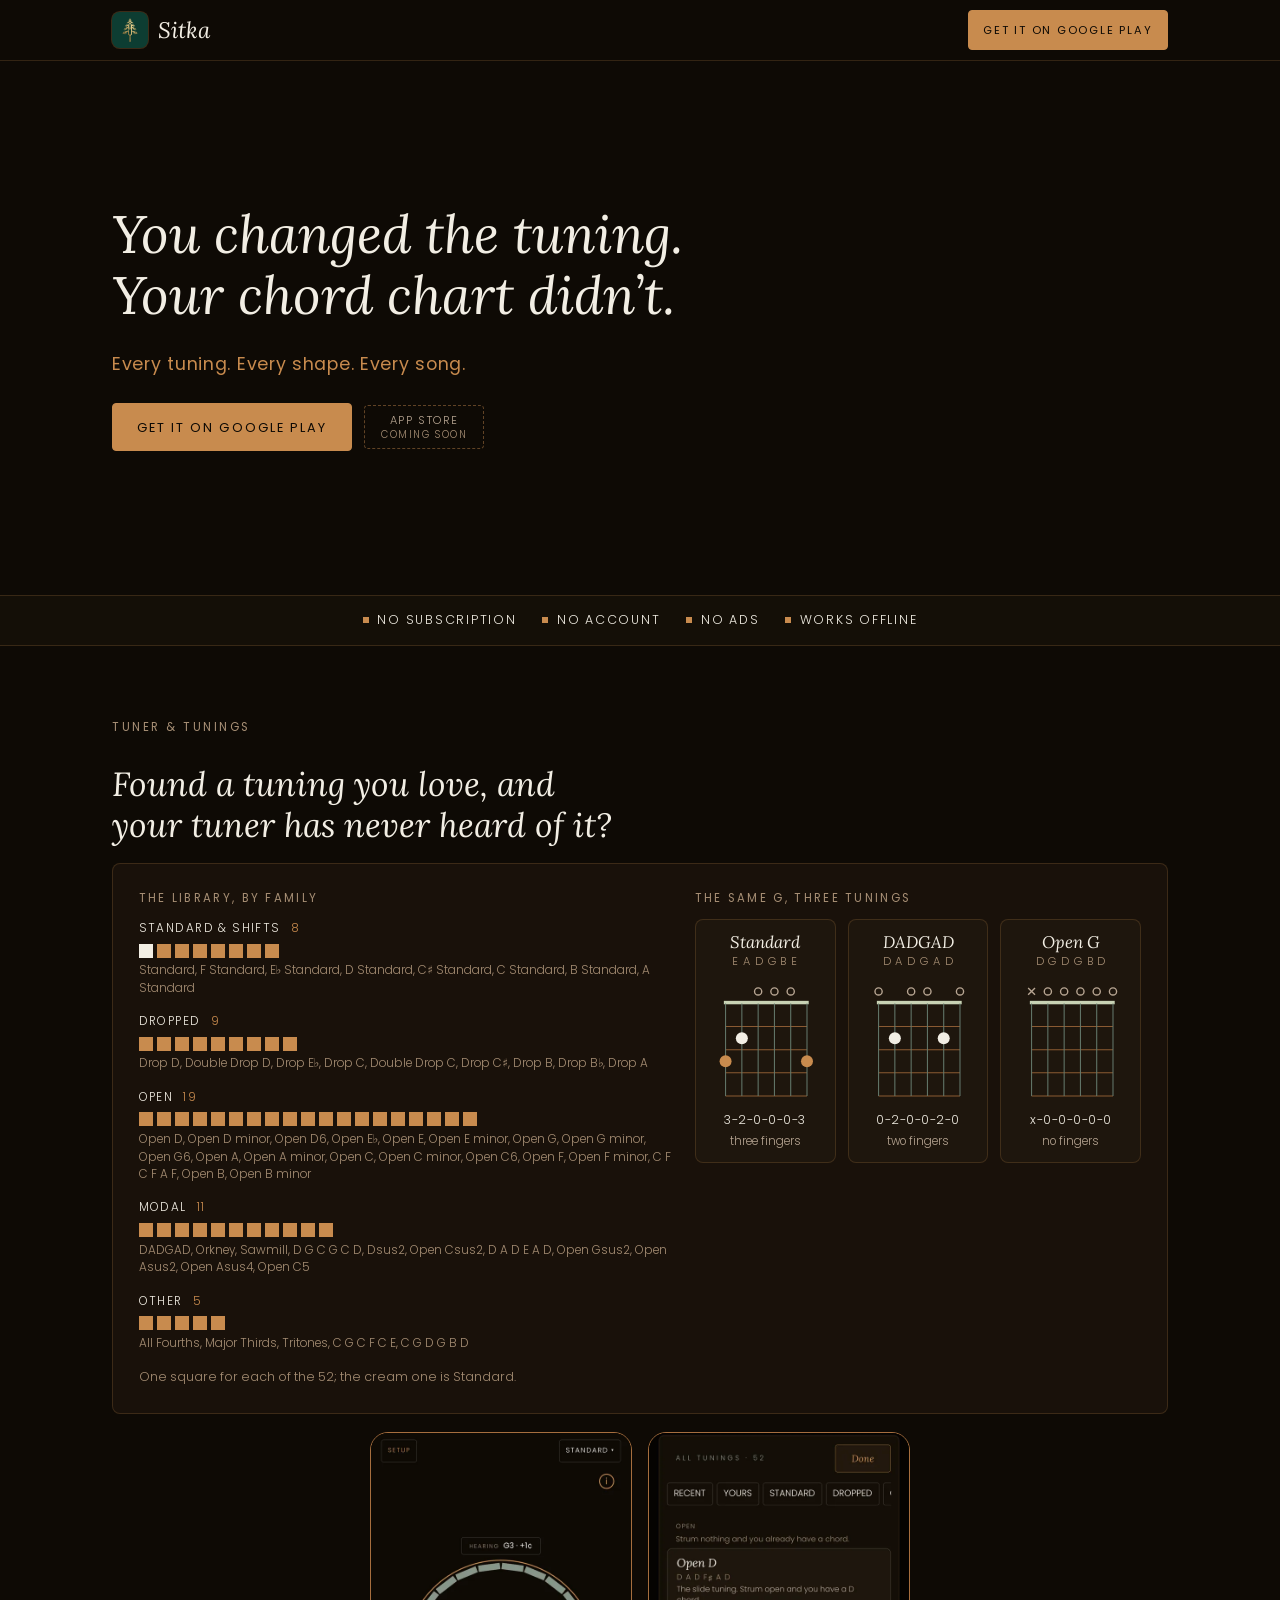
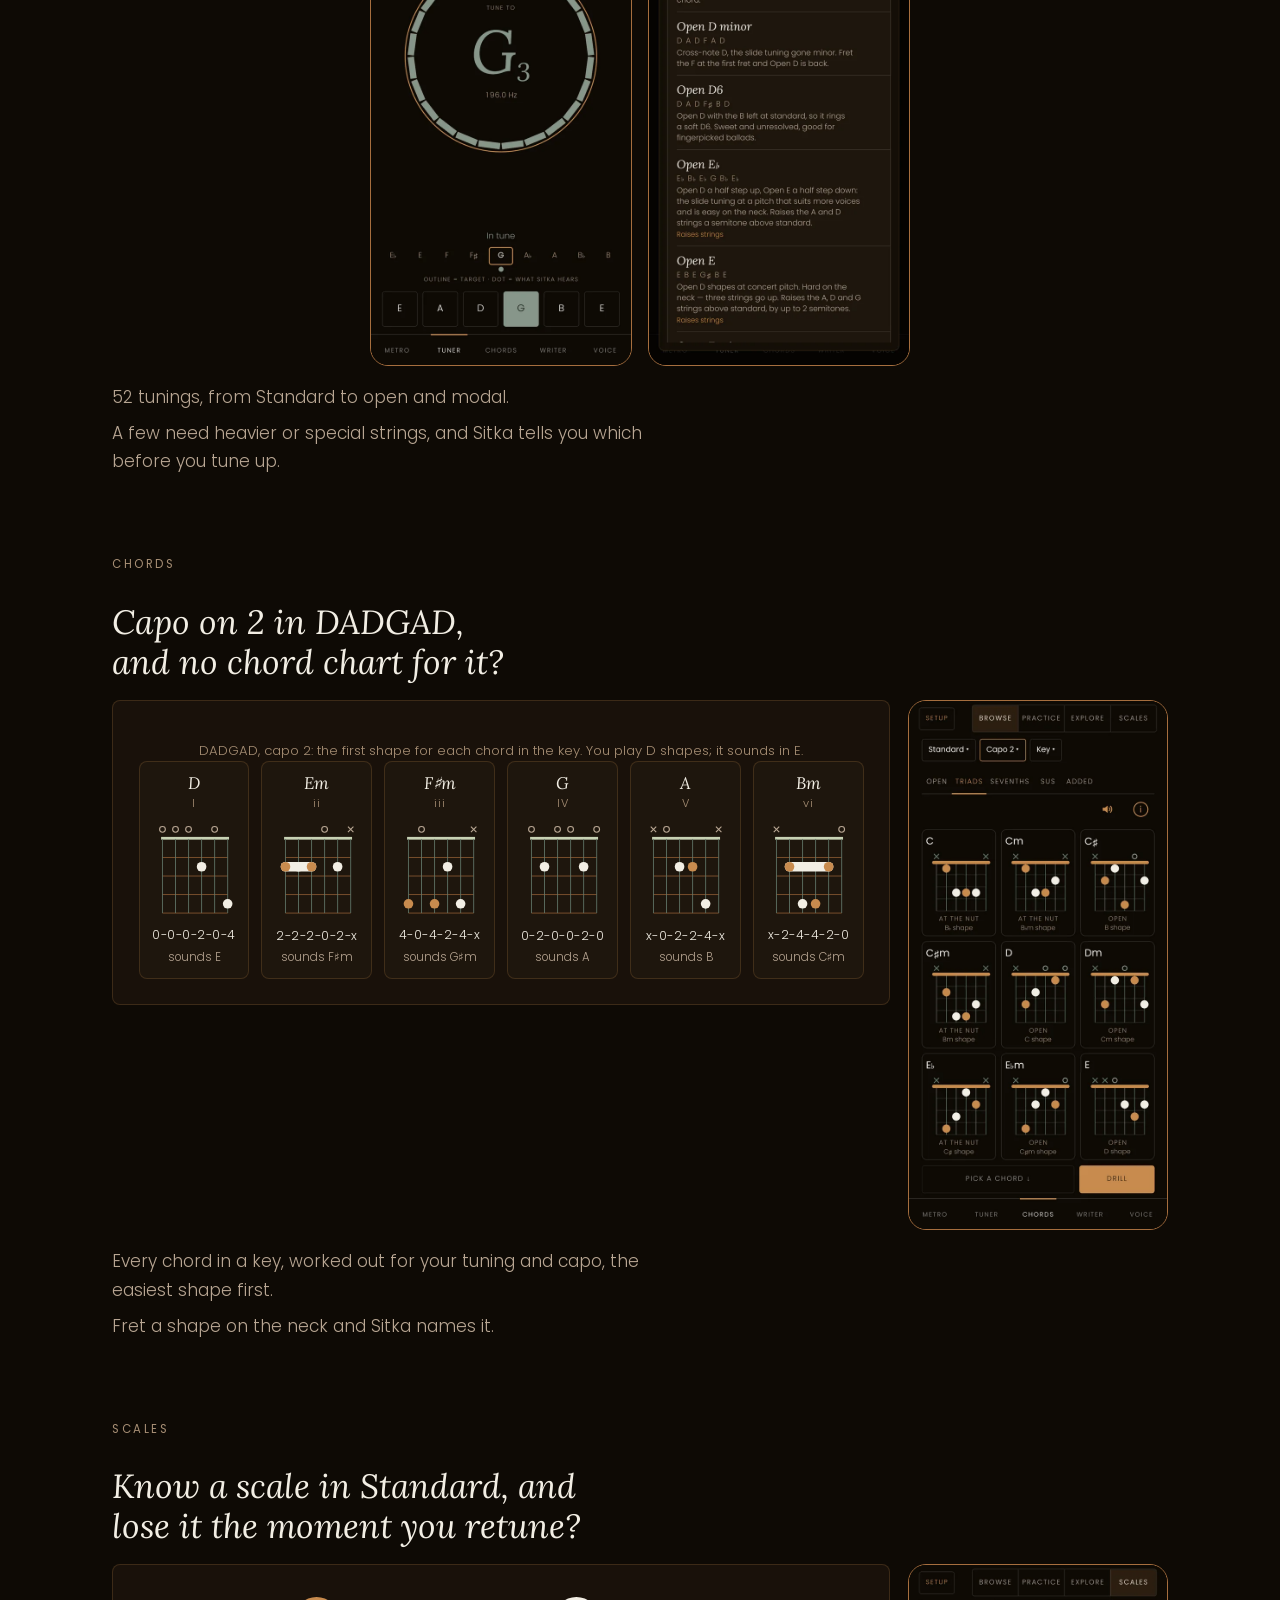
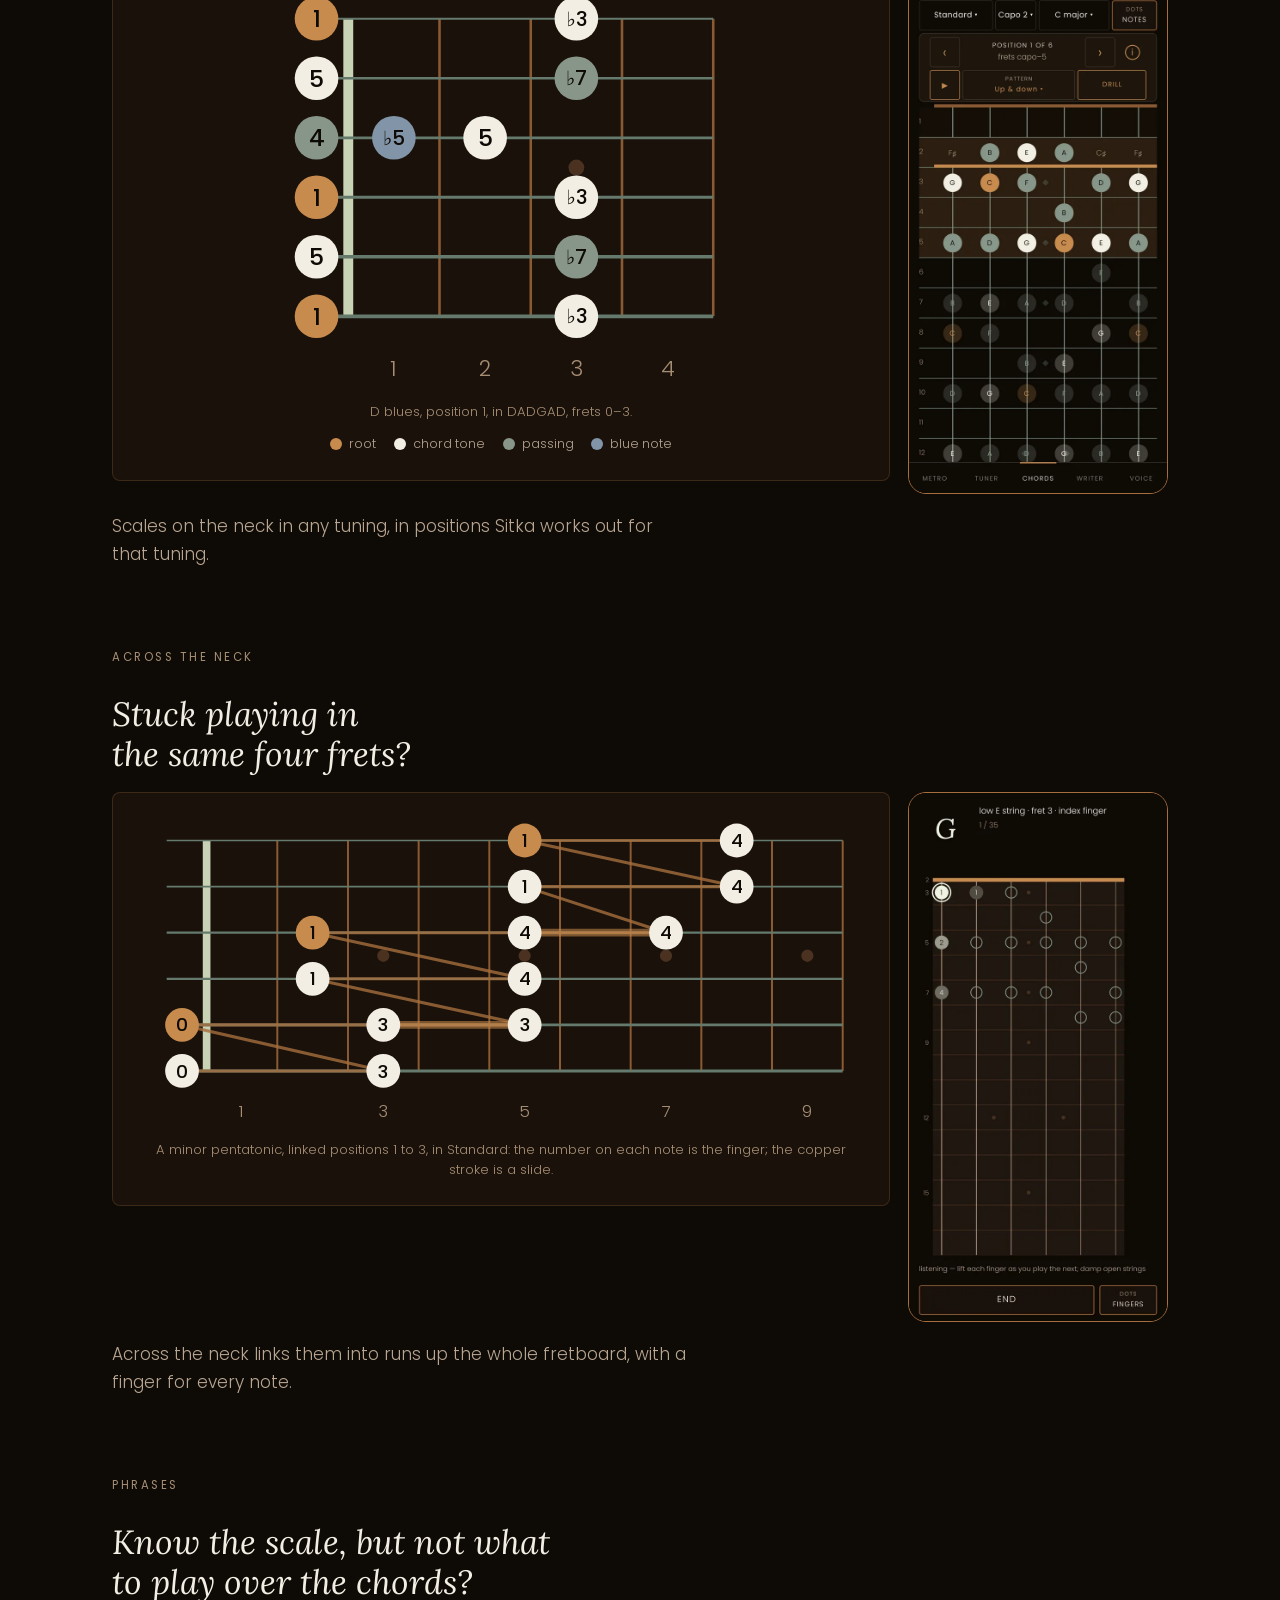
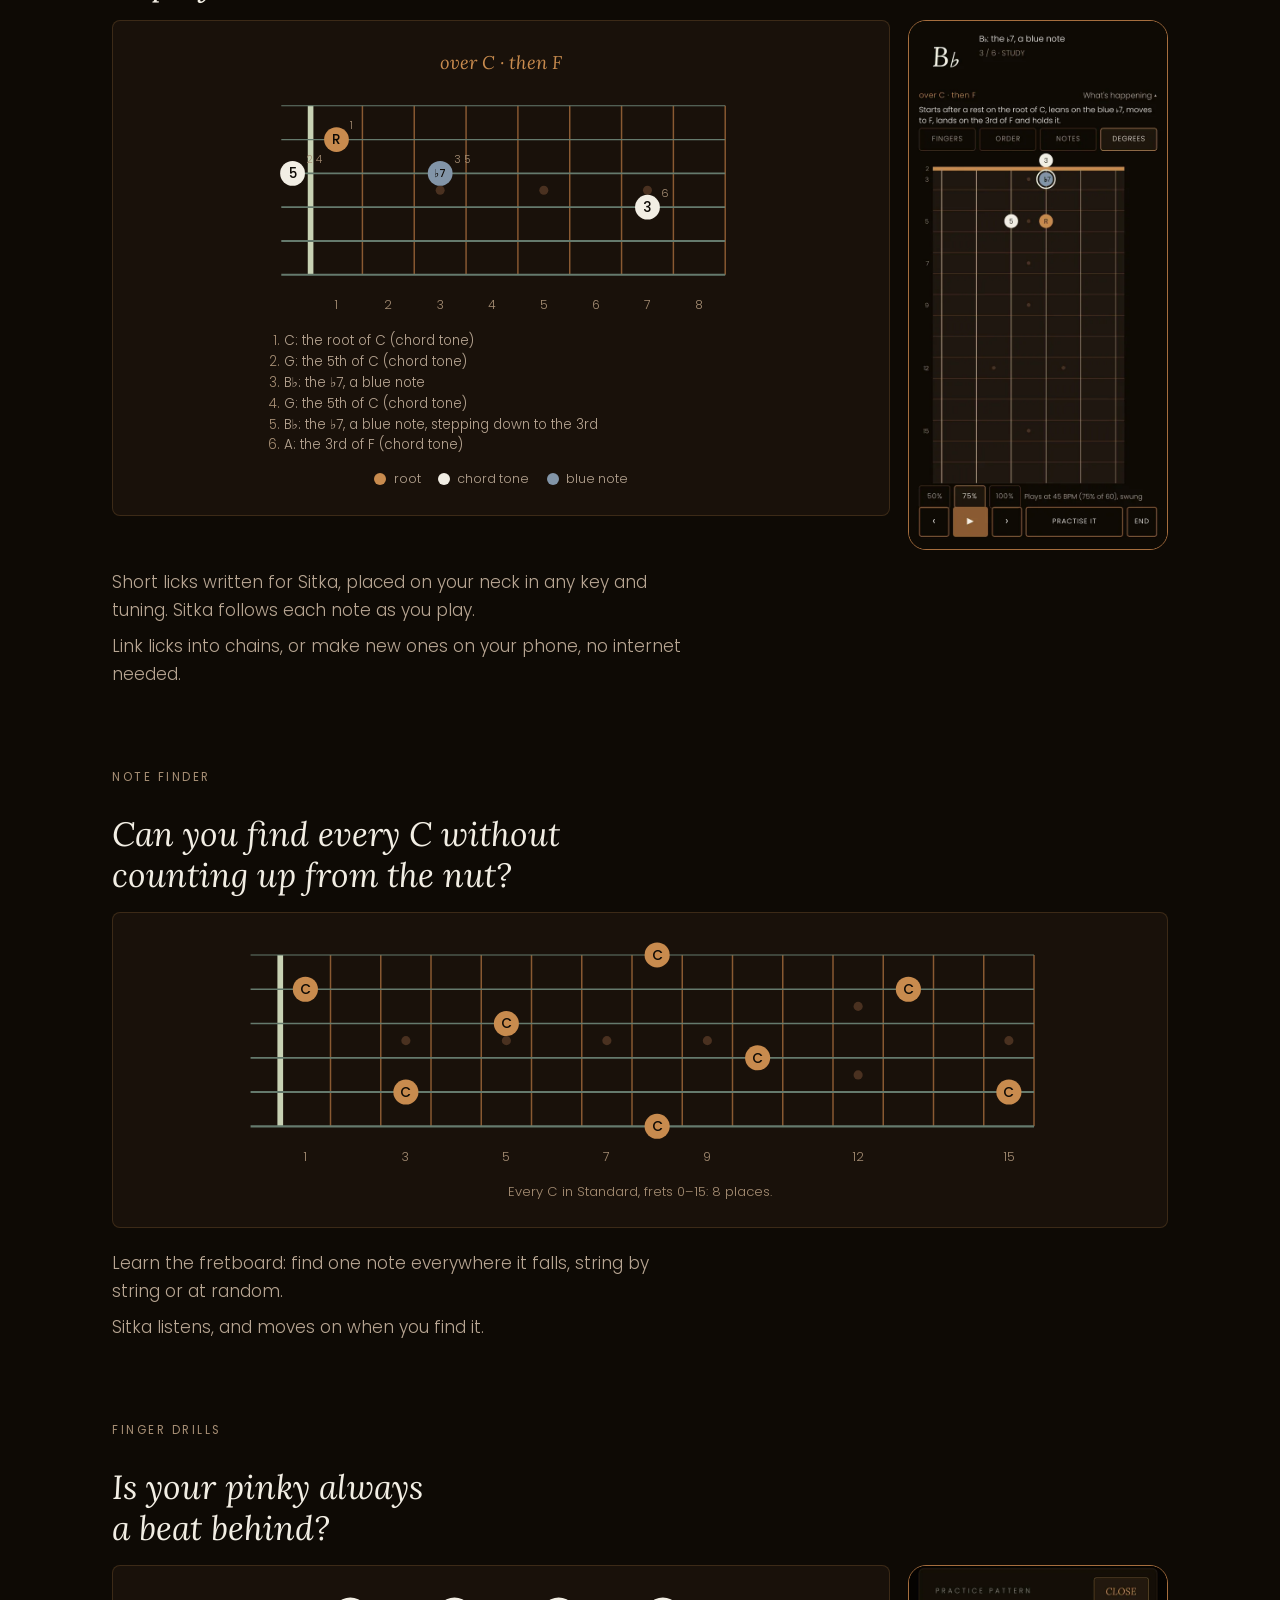
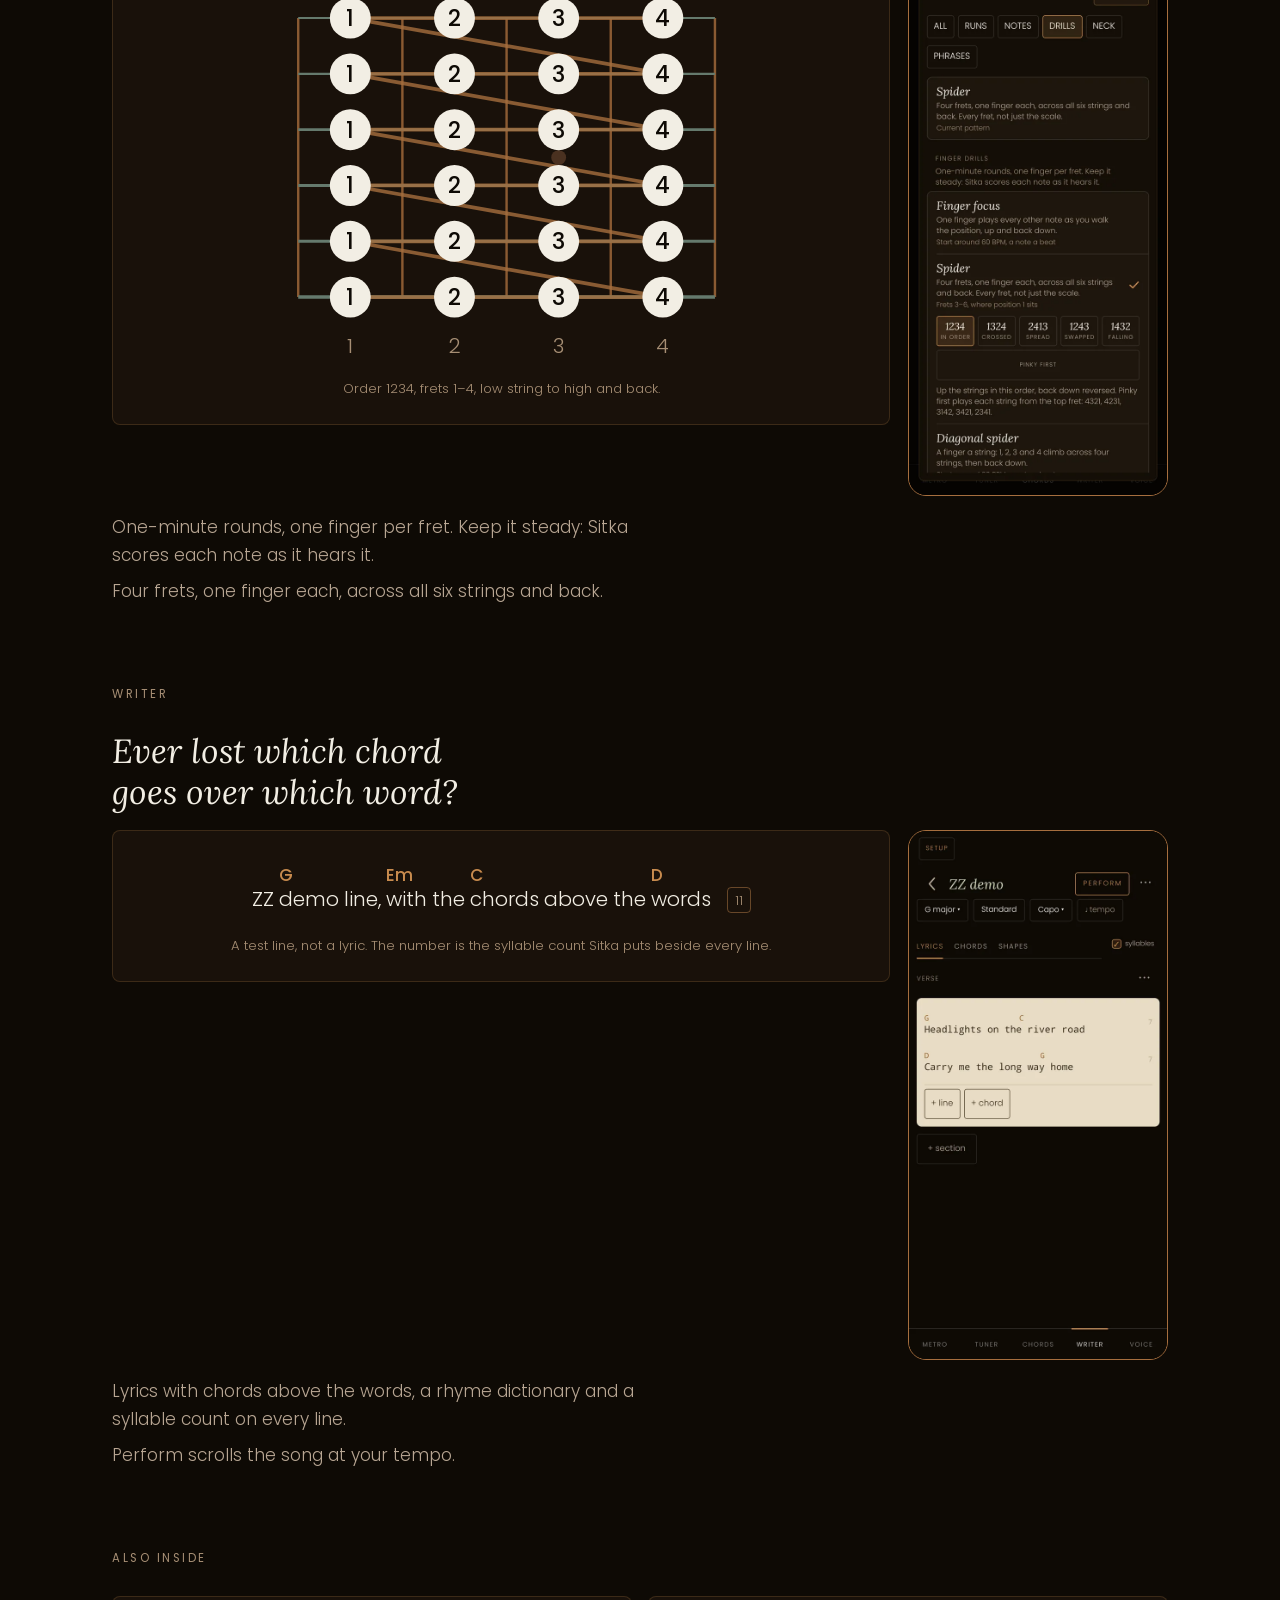
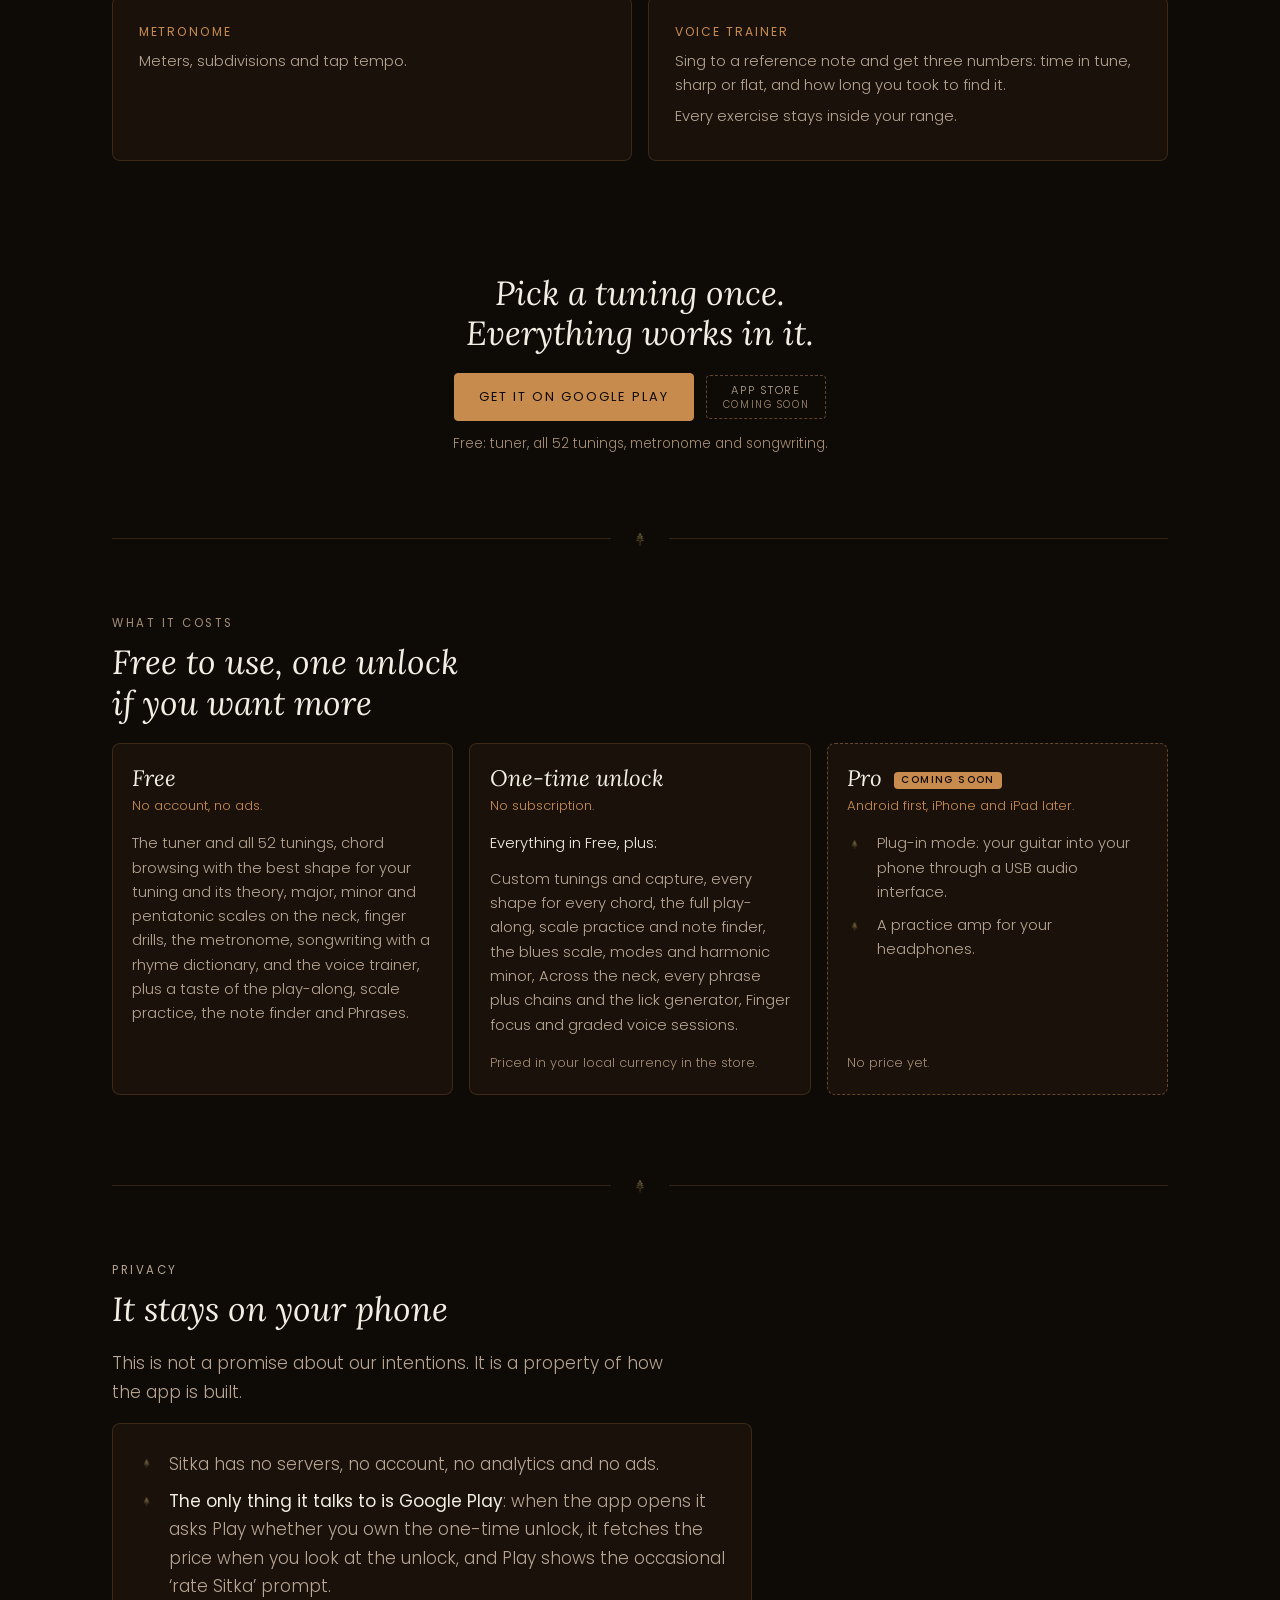
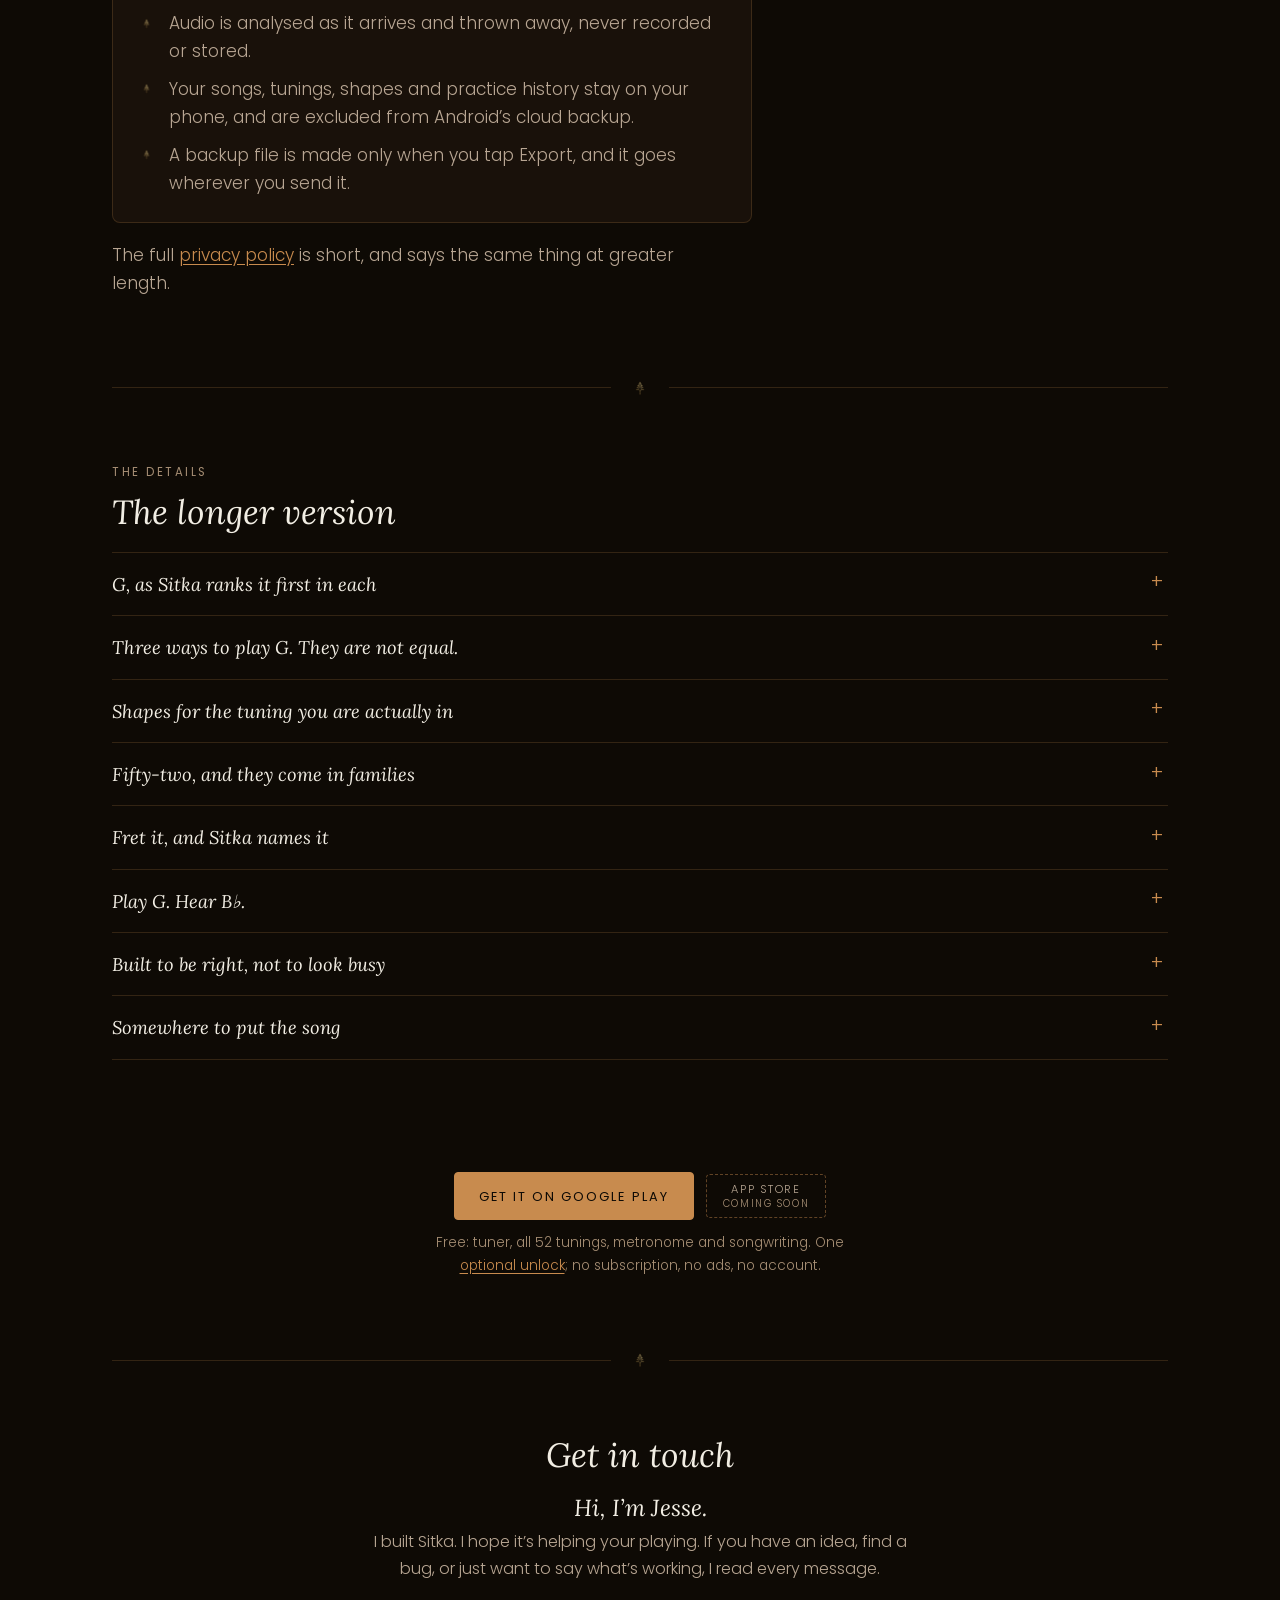
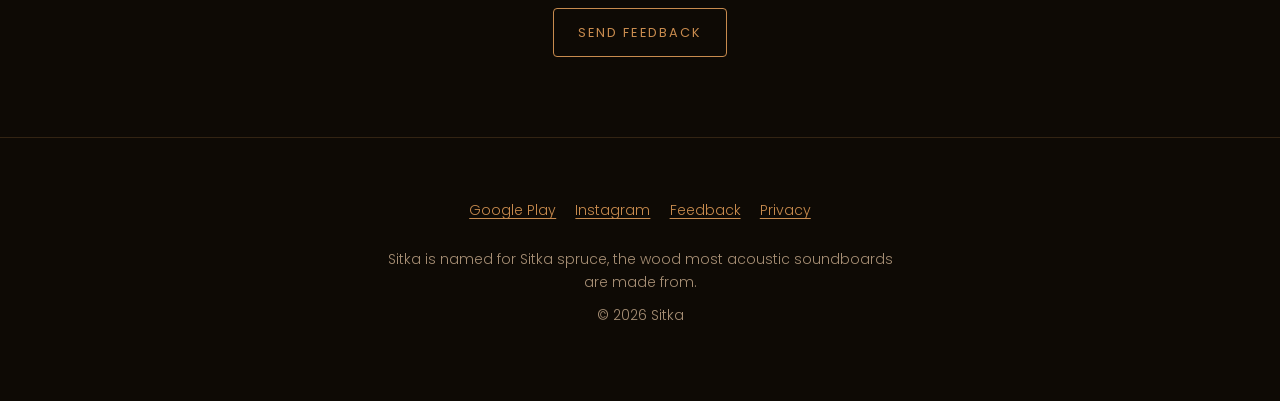
<file: index.html>
<!doctype html>
<html lang="en">
<head>
<meta charset="utf-8">
<meta name="viewport" content="width=device-width, initial-scale=1">
<title>Sitka: Guitar Tuner &amp; Chords</title>
<meta name="description" content="Every tuning. Every shape. Every song. A guitar tuner, chord finder and songbook for Android, built for players who don&rsquo;t stay in standard.">
<meta name="theme-color" content="#0E0A05">
<link rel="icon" href="/assets/favicon-32.png" sizes="32x32">
<link rel="icon" href="/assets/favicon.png" sizes="48x48">
<link rel="apple-touch-icon" href="/assets/apple-touch-icon.png">
<meta property="og:title" content="Sitka: Guitar Tuner &amp; Chords">
<meta property="og:description" content="Every tuning. Every shape. Every song. A guitar tuner, chord finder and songbook for Android, built for players who don&rsquo;t stay in standard.">
<meta property="og:image" content="https://sitkastrings.com/assets/og.png">
<meta property="og:image:width" content="1200">
<meta property="og:image:height" content="630">
<meta property="og:image:alt" content="Sitka: Every tuning. Every shape. Every song. The tuner reading G.">
<meta property="og:url" content="https://sitkastrings.com/">
<meta property="og:type" content="website">
<meta name="twitter:card" content="summary_large_image">
<link rel="preconnect" href="https://fonts.googleapis.com">
<link rel="preconnect" href="https://fonts.gstatic.com" crossorigin>
<link rel="stylesheet" href="https://fonts.googleapis.com/css2?family=Lora:ital,wght@1,400;1,500&family=Poppins:wght@300;400;500&display=swap">
<link rel="stylesheet" href="/assets/site.css">
<style>
  /* ---------------- the bar ---------------- */
  .bar { border-bottom: 1px solid var(--hair); }
  .bar .in {
    max-width: 68rem; margin: 0 auto; padding: 10px 16px;
    display: flex; align-items: center; justify-content: space-between; gap: 1rem;
  }
  .brand { display: flex; align-items: center; gap: .6rem; text-decoration: none; color: var(--ink); }
  .brand .app-icon { width: 36px; height: 36px; }
  .brand span { font-family: 'Lora', Georgia, serif; font-style: italic; font-size: 1.4rem; line-height: 1; }
  .bar .cta { min-height: 40px; padding: .5rem .9rem; font-size: .7rem; }

  /* ---------------- hero: hook, tagline, payoff, one button ---------------- */
  .hero { padding: clamp(2rem, 7vw, 4.5rem) 0 clamp(2rem, 6vw, 3.5rem); }
  .hero .in {
    max-width: 68rem; margin: 0 auto; padding: 0 16px;
    display: grid; gap: 1.5rem;
    grid-template-areas: "hook" "tag" "payoff" "act";
    align-content: center;
  }
  .hook {
    grid-area: hook; margin: 0;
    font-family: 'Lora', Georgia, serif; font-style: italic; font-weight: 400;
    font-size: clamp(1.9rem, 7.4vw, 3.3rem); line-height: 1.15;
    color: var(--ink); text-wrap: balance; max-width: 22ch;
  }
  .tagline {
    grid-area: tag; margin: 0;
    font-family: 'Poppins', sans-serif; font-weight: 400;
    font-size: clamp(.95rem, 3.6vw, 1.1rem); letter-spacing: .04em;
    color: var(--copper);
  }
  .payoff { grid-area: payoff; margin: 0; }
  .act { grid-area: act; }
  .act-note { margin: .75rem 0 0; font-size: .85rem; color: var(--ink-faint); }
  /* the photo: the Play v2 hero scene (store/play/make-feature-graphic-v2-hero.mjs) with no type on it.
     Phones: a 4:5 crop centred on the phone, between the words and the buttons.
     Desktop: the whole 2.4:1 scene behind the hero, the words live on the wall at the left. */
  .hl { display: inline-block; }
  .payoff { margin: 0 -16px; }
  .payoff img { display: block; width: 100%; height: auto; }
  .stores { display: flex; flex-wrap: wrap; gap: .75rem; align-items: center; }
  .soon {
    display: inline-flex; flex-direction: column; align-items: center; justify-content: center;
    min-height: 44px; padding: .4rem 1rem; border: 1px dashed var(--hair-lit); border-radius: var(--r-control);
    color: var(--ink-dim); font-size: .7rem; letter-spacing: .14em; text-transform: uppercase; line-height: 1.35;
    cursor: default; user-select: none;
  }
  .soon small { font-size: .62rem; letter-spacing: .16em; color: var(--ink-faint); }
  .call .stores { justify-content: center; }
  @media (min-width: 860px) {
    .hero { position: relative; overflow: hidden; padding: 0; min-height: clamp(30rem, 41.7vw, 40rem); display: flex; align-items: center; }
    .hero .in { width: 100%; grid-template-areas: "hook" "tag" "act"; padding-top: 3rem; padding-bottom: 3rem; }
    .hook, .tagline, .act { position: relative; z-index: 1; }
    .hook { max-width: none; }
    .payoff { position: absolute; inset: 0; margin: 0; z-index: 0; }
    .payoff img { width: 100%; height: 100%; object-fit: cover; object-position: 72% 50%; }
    .payoff::after {
      content: ""; position: absolute; inset: 0;
      background:
        linear-gradient(90deg, rgba(14,10,5,.82) 0%, rgba(14,10,5,.6) 32%, rgba(14,10,5,0) 52%),
        linear-gradient(0deg, var(--ground) 0%, rgba(14,10,5,0) 14%);
    }
  }

  /* ---------------- placeholders for footage and screenshots ---------------- */
  /* 1080x2160, the store shots' shape; drawn, never loaded */
  .ph {
    aspect-ratio: 1 / 2; width: 100%; max-width: 300px; margin: 0 auto;
    border: 1px dashed var(--copper-mid); border-radius: 18px;
    background: var(--surface);
    display: flex; flex-direction: column; align-items: center; justify-content: center;
    gap: .55rem; padding: 1.25rem; text-align: center;
  }
  .ph-tag {
    font-size: .68rem; letter-spacing: .2em; text-transform: uppercase;
    color: var(--ground); background: var(--copper); border-radius: var(--r-control);
    padding: .15rem .5rem; font-weight: 500;
  }
  .ph-title { font-family: 'Lora', Georgia, serif; font-style: italic; font-size: 1.1rem; color: var(--ink); line-height: 1.3; }
  .ph-what { font-size: .82rem; color: var(--ink-dim); line-height: 1.5; }
  .ph-file { font-size: .72rem; color: var(--ink-faint); word-break: break-word; }
  .hero .ph { max-width: 260px; }
  /* the app's own screens, from the store build (store/play/phone-v2): the placeholder's box, a copper edge */
  .shot { display: block; width: 100%; max-width: 300px; height: auto; margin: 0 auto; border-radius: 18px; border: 1px solid var(--copper-mid); background: var(--surface); }
  .pair .shot { max-width: 240px; }
  .duo { display: grid; grid-template-columns: repeat(2, minmax(0, 1fr)); gap: 1rem; max-width: 540px; margin: 0 auto; width: 100%; }
  @media (min-width: 860px) { .pair .shot { max-width: 260px; } }
  @media (min-width: 860px) { .hero .ph { max-width: 300px; } }

  /* ---------------- the objections ---------------- */
  .objections {
    list-style: none; margin: 0; padding: .9rem 16px;
    border-top: 1px solid var(--hair); border-bottom: 1px solid var(--hair);
    background: var(--lift);
    display: flex; flex-wrap: wrap; justify-content: center; gap: .5rem 1.6rem;
  }
  .objections li {
    font-size: .78rem; letter-spacing: .14em; text-transform: uppercase; color: var(--ink);
    display: flex; align-items: center; gap: .55rem;
  }
  .objections li::before { content: ""; width: 6px; height: 6px; background: var(--copper); }

  /* ---------------- features ---------------- */
  main { padding-top: clamp(2.5rem, 8vw, 4.5rem); }
  .feat {
    max-width: 68rem; margin: 0 auto clamp(3rem, 9vw, 5rem); padding: 0 16px;
    display: grid; gap: 1.1rem;
  }
  .feat h2, .sect h2, .call h2 {
    font-family: 'Lora', Georgia, serif; font-style: italic; font-weight: 400;
    font-size: clamp(1.45rem, 5.2vw, 2.1rem); line-height: 1.2;
    margin: 0; color: var(--ink); text-wrap: balance; max-width: 26ch;
  }
  .feat-body p { margin: 0 0 .5rem; color: var(--ink-dim); max-width: 36rem; }
  .feat-body p:last-child { margin-bottom: 0; }
  .feat-body strong { font-weight: 400; color: var(--ink); }
  .panel {
    background: var(--surface); border: 1px solid var(--hair); border-radius: var(--r-card);
    padding: clamp(1rem, 3.5vw, 1.6rem);
  }
  .pair { display: grid; gap: 1.1rem; }
  .pair .ph { max-width: 180px; }
  @media (min-width: 860px) {
    .pair { grid-template-columns: minmax(0, 1fr) 260px; align-items: start; }
    .pair .ph { max-width: 220px; }
  }
  .feat .panel + .feat-body { margin-top: .2rem; }

  /* ---------------- the generated figures ---------------- */
  .viz { display: block; width: 100%; height: auto; }
  .viz.neck { max-width: 820px; margin: 0 auto; }
  .viz.neck.fit { max-width: 480px; }
  .viz.neck-v { display: none; max-width: 240px; }
  @media (max-width: 639px) {
    .viz.neck-h:not(.fit) { display: none; }
    .viz.neck-v { display: block; }
  }
  .viz-cap { margin: .9rem 0 0; font-size: .82rem; color: var(--ink-faint); line-height: 1.5; text-align: center; }
  .legend {
    list-style: none; margin: .8rem 0 0; padding: 0;
    display: flex; flex-wrap: wrap; justify-content: center; gap: .3rem 1.1rem;
  }
  .legend li { font-size: .78rem; color: var(--ink-dim); display: flex; align-items: center; gap: .45rem; }
  .swatch { width: 12px; height: 12px; border-radius: 50%; display: inline-block; }

  .minirow { display: grid; gap: .75rem; grid-template-columns: repeat(3, minmax(0, 1fr)); }
  .minirow.four { grid-template-columns: repeat(2, minmax(0, 1fr)); }
  @media (min-width: 640px) {
    .minirow.four { grid-template-columns: repeat(4, minmax(0, 1fr)); }
    .minirow.six { grid-template-columns: repeat(6, minmax(0, 1fr)); }
  }
  .mini {
    margin: 0; text-align: center; position: relative;
    background: var(--raise); border: 1px solid var(--hair); border-radius: var(--r-card);
    padding: .7rem .4rem .7rem;
  }
  .mini figcaption { margin-bottom: .3rem; }
  .mini-name { display: block; font-family: 'Lora', Georgia, serif; font-style: italic; font-size: 1.05rem; color: var(--ink); line-height: 1.25; }
  .mini-sub { display: block; font-size: .7rem; letter-spacing: .08em; color: var(--ink-faint); }
  .mini .viz { max-width: 120px; margin: 0 auto; }
  .mini-shape { margin: .35rem 0 0; font-size: .78rem; color: var(--ink); letter-spacing: .04em; font-variant-numeric: tabular-nums; }
  .mini-meta { margin: .1rem 0 0; font-size: .72rem; color: var(--ink-dim); }
  .mini-gloss { margin: .4rem 0 0; font-family: 'Lora', Georgia, serif; font-style: italic; font-size: .85rem; line-height: 1.4; color: var(--ink-dim); }
  .rank-n { position: absolute; top: .45rem; left: .6rem; font-size: .75rem; color: var(--copper); }
  .rank-score { margin: .3rem 0 0; font-size: .72rem; color: var(--ink-dim); }
  .rank-score span { font-size: 1.1rem; color: var(--copper); margin-right: .2rem; }
  .split { display: grid; gap: 1.25rem; }
  @media (min-width: 860px) { .split { grid-template-columns: 1.2fr 1fr; align-items: start; } }
  .sub-h { margin: 0 0 .7rem; font-size: .72rem; letter-spacing: .2em; text-transform: uppercase; color: var(--ink-faint); font-weight: 400; }

  /* the families */
  .families { display: flex; flex-direction: column; gap: .9rem; }
  .fam { display: grid; gap: .3rem; }
  .fam-name { margin: 0; font-size: .74rem; letter-spacing: .12em; text-transform: uppercase; color: var(--ink); }
  .fam-count { color: var(--copper); margin-left: .35rem; }
  .fam .viz { width: auto; max-width: 100%; height: 14px; }
  .fam-list { margin: 0; font-size: .74rem; color: var(--ink-faint); line-height: 1.5; }
  .fam-note { margin: .9rem 0 0; font-size: .78rem; color: var(--ink-faint); }

  /* STUDY's words */
  .study-chords {
    margin: 0 0 .8rem; text-align: center;
    font-family: 'Lora', Georgia, serif; font-style: italic; font-size: 1.15rem; color: var(--copper);
  }
  .study-lines { margin: 1rem auto 0; padding-left: 1.4rem; max-width: 30rem; font-size: .84rem; color: var(--ink-dim); line-height: 1.55; }
  .study-lines li::marker { color: var(--ink-faint); }

  /* the Writer's line */
  .lyric { display: flex; align-items: flex-end; justify-content: center; gap: 1rem; padding: .5rem 0; }
  .lyric-line { margin: 0; display: flex; flex-wrap: wrap; row-gap: .4rem; font-size: clamp(1rem, 4.2vw, 1.25rem); }
  .seg { display: inline-flex; flex-direction: column; }
  .ch { font-weight: 500; color: var(--copper); font-size: .85em; line-height: 1.3; }
  .ly { color: var(--ink); line-height: 1.35; }
  .syl { font-size: .8rem; color: var(--ink-faint); border: 1px solid var(--hair-lit); border-radius: var(--r-control); padding: .1rem .45rem; font-variant-numeric: tabular-nums; }

  /* the smaller two */
  .also { display: grid; gap: 1rem; }
  @media (min-width: 640px) { .also { grid-template-columns: 1fr 1fr; } }
  .also h3 { margin: 0 0 .4rem; font-size: .76rem; letter-spacing: .16em; text-transform: uppercase; font-weight: 400; color: var(--copper); }
  .also p { margin: 0 0 .4rem; font-size: .92rem; color: var(--ink-dim); }

  /* ---------------- calls to action ---------------- */
  .call { text-align: center; padding: clamp(1rem, 4vw, 2rem) 16px clamp(3rem, 8vw, 4.5rem); }
  .call h2 { margin: 0 auto 1.2rem; }
  .call .act-note { max-width: 26rem; margin-left: auto; margin-right: auto; }

  /* ---------------- sections after the features ---------------- */
  .sect { max-width: 68rem; margin: 0 auto clamp(3rem, 9vw, 5rem); padding: 0 16px; }
  .sect > h2 { margin-bottom: 1.25rem; }

  /* ---------------- get in touch: the founder note and one mailto button ---------------- */
  .touch { text-align: center; max-width: 40rem; }
  .sect.touch > h2 { margin: 0 auto 1.1rem; }
  .touch .note { margin: 0 auto 1.6rem; max-width: 34rem; color: var(--ink-dim); font-size: 1rem; line-height: 1.7; }
  .touch .hi {
    display: block; margin-bottom: .3rem;
    font-family: 'Lora', Georgia, serif; font-style: italic; font-weight: 400;
    font-size: clamp(1.2rem, 4.6vw, 1.45rem); line-height: 1.3; color: var(--ink);
  }
  #feedback { scroll-margin-top: 1.5rem; }
  .rule { max-width: 68rem; margin: 0 auto clamp(2.5rem, 7vw, 4rem); padding: 0 16px; }

  .tiers { display: grid; gap: 1rem; }
  @media (min-width: 760px) { .tiers { grid-template-columns: repeat(3, minmax(0, 1fr)); } }
  .tier {
    background: var(--surface); border: 1px solid var(--hair); border-radius: var(--r-card);
    padding: 1.3rem 1.2rem 1.35rem; display: flex; flex-direction: column;
  }
  .tier.later { border-style: dashed; border-color: var(--hair-lit); }
  .tier h3 { font-family: 'Lora', Georgia, serif; font-style: italic; font-weight: 400; font-size: 1.4rem; line-height: 1.2; margin: 0 0 .25rem; color: var(--ink); }
  .tier-terms { font-size: .82rem; line-height: 1.5; color: var(--copper); margin: 0 0 1rem; }
  .tier-lead { margin: 0 0 .7rem; font-size: .92rem; color: var(--ink); }
  .tier .mark-list li { font-size: .92rem; margin-bottom: .55rem; }
  .tier-line { margin: 0; font-size: .92rem; line-height: 1.65; color: var(--ink-dim); }
  .tier-foot { margin: auto 0 0; padding-top: 1rem; font-size: .8rem; line-height: 1.5; color: var(--ink-faint); }
  .tag {
    display: inline-block; vertical-align: middle; margin-left: .4rem;
    font-family: 'Poppins', sans-serif; font-style: normal; font-weight: 500;
    font-size: .62rem; letter-spacing: .14em; text-transform: uppercase;
    color: var(--ground); background: var(--copper);
    border-radius: var(--r-control); padding: .15rem .45rem;
  }

  .privacy p { color: var(--ink-dim); max-width: 36rem; }
  .privacy .panel { max-width: 40rem; margin: 1.1rem 0; }
  .privacy strong { font-weight: 400; color: var(--ink); }

  /* the longer version, folded */
  .details details { border-top: 1px solid var(--hair); }
  .details details:last-of-type { border-bottom: 1px solid var(--hair); }
  .details summary {
    cursor: pointer; list-style: none; padding: 1rem 2rem 1rem 0; position: relative;
    font-family: 'Lora', Georgia, serif; font-style: italic; font-size: 1.15rem; color: var(--ink);
  }
  .details summary::-webkit-details-marker { display: none; }
  .details summary::after {
    content: "+"; position: absolute; right: .3rem; top: .85rem;
    font-family: 'Poppins', sans-serif; font-style: normal; font-size: 1.2rem; color: var(--copper);
  }
  .details details[open] summary::after { content: "\2212"; }
  .details .body { padding: 0 0 1.5rem; }
  .details .body p { color: var(--ink-dim); max-width: 36rem; margin: 0 0 .9rem; }
  .details .body .minirow { margin: 1rem 0; }
  .details .verdict { font-family: 'Lora', Georgia, serif; font-style: italic; color: var(--ink); margin: .5rem 0 0; }
  .chips { display: flex; flex-wrap: wrap; gap: .45rem; margin: 1rem 0 0; padding: 0; list-style: none; }
</style>
</head>
<body>

<div class="bar">
  <div class="in">
    <a class="brand" href="/" aria-label="Sitka, home">
      <img class="app-icon" src="/assets/icon.png" alt="" width="36" height="36">
      <span>Sitka</span>
    </a>
    <a class="cta" href="https://play.google.com/store/apps/details?id=com.woodyb.sitka">Get it on Google Play</a>
  </div>
</div>

<!--
  HERO — hook-first. The headline is option B, chosen by the owner
  2026-11-23. The two not chosen, kept for later:
    A. For anyone who's ever retuned a guitar and lost every chord they know.
    C. Drop to DADGAD and the shapes you know stop working. Sitka finds new ones.
  The subhead is the approved tagline. "Get it on Google Play": APPROVED by
  the owner 2026-11-23.
-->
<header class="hero">
  <div class="in">
    <h1 class="hook"><span class="hl">You changed the tuning.</span> <span class="hl">Your chord chart didn&rsquo;t.</span></h1>
    <p class="tagline">Every tuning. Every shape. Every song.</p>

    <!--
      PAYOFF: the Play v2 hero scene (store/play/make-feature-graphic-v2-hero.mjs on
      store/play-v2, 2026-11-25): the photographic base with the real lit-ring
      capture on its screen, rendered WITHOUT the graphic's type, so headline B
      and the tagline stay live text. assets/hero/hero-2400.webp is the
      script's 2400x1000 web crop (hero-1440 the same, smaller);
      hero-phone-800.webp is 800x1000 from x 1185 of it, centred on the phone.
      Outside the type its pixels match feature-graphic-v2-hero-web.png
      exactly. Alt text: APPROVED by the owner 2026-11-25. The owner's screen-recording loop can still
      replace this later.
    -->
    <figure class="payoff">
      <picture>
        <source media="(max-width: 859px)" srcset="/assets/hero/hero-phone-800.webp" width="800" height="1000">
        <img src="/assets/hero/hero-1440.webp" srcset="/assets/hero/hero-1440.webp 1440w, /assets/hero/hero-2400.webp 2400w" sizes="100vw"
             width="2400" height="1000" fetchpriority="high" decoding="async"
             alt="A phone on a stand on a wooden table, Sitka&rsquo;s tuner on its screen reading G3 in tune, an acoustic guitar and an oil lamp behind it">
      </picture>
    </figure>

    <!-- Store buttons: Google Play live. App Store "Coming soon" until Apple approves; then the real badge and link. -->
    <div class="act">
      <div class="stores">
        <a class="cta" href="https://play.google.com/store/apps/details?id=com.woodyb.sitka">Get it on Google Play</a>
        <span class="soon" aria-disabled="true">App Store <small>Coming soon</small></span>
      </div>
    </div>
  </div>
</header>

<!-- APPROVED by the owner 2026-11-23: the objections strip. "Works offline" confirmed by the owner: nothing in the app needs a network but Play's own billing check, which is cached. -->
<ul class="objections" aria-label="What Sitka does not ask for">
  <li>No subscription</li>
  <li>No account</li>
  <li>No ads</li>
  <li>Works offline</li>
</ul>

<main>

  <!--
    FEATURES. Each opens with a lead line (the h2; all APPROVED by the owner
    2026-11-23), then its payoff figure, then at most two lines of the copy
    drafted on 2026-11-22 (the "What's inside" cards). Every figure is
    generated by tools/build-visuals.mjs from the app's own modules; its
    captions were APPROVED by the owner 2026-11-23.
  -->

  <section class="feat" id="tunings">
    <p class="eyebrow">Tuner &amp; tunings</p>
    <h2>Found a tuning you love, and your tuner has never heard of it?</h2>
    <div class="panel split">
      <div>
        <p class="sub-h">The library, by family</p>
<!-- GENERATED:families -->
<!-- generated by tools/build-visuals.mjs from the app at origin/release/46 7baea8c: TUNING_LIBRARY, byCategory(). Do not edit by hand; re-run the script. -->
<div class="families"><div class="fam"><p class="fam-name">Standard &amp; shifts <span class="fam-count">8</span></p><svg class="viz fam-sq" viewBox="0 0 140 14" width="140" height="14" role="img" aria-labelledby="v-1-t v-1-d" xmlns="http://www.w3.org/2000/svg"><title id="v-1-t">8 tunings</title><desc id="v-1-d">8 squares, one per tuning in this family.</desc><rect x="0" y="0" width="14" height="14" fill="#F2EEE4"/><rect x="18" y="0" width="14" height="14" fill="#C88B4E"/><rect x="36" y="0" width="14" height="14" fill="#C88B4E"/><rect x="54" y="0" width="14" height="14" fill="#C88B4E"/><rect x="72" y="0" width="14" height="14" fill="#C88B4E"/><rect x="90" y="0" width="14" height="14" fill="#C88B4E"/><rect x="108" y="0" width="14" height="14" fill="#C88B4E"/><rect x="126" y="0" width="14" height="14" fill="#C88B4E"/></svg><p class="fam-list">Standard, F Standard, E♭ Standard, D Standard, C♯ Standard, C Standard, B Standard, A Standard</p></div><div class="fam"><p class="fam-name">Dropped <span class="fam-count">9</span></p><svg class="viz fam-sq" viewBox="0 0 158 14" width="158" height="14" role="img" aria-labelledby="v-2-t v-2-d" xmlns="http://www.w3.org/2000/svg"><title id="v-2-t">9 tunings</title><desc id="v-2-d">9 squares, one per tuning in this family.</desc><rect x="0" y="0" width="14" height="14" fill="#C88B4E"/><rect x="18" y="0" width="14" height="14" fill="#C88B4E"/><rect x="36" y="0" width="14" height="14" fill="#C88B4E"/><rect x="54" y="0" width="14" height="14" fill="#C88B4E"/><rect x="72" y="0" width="14" height="14" fill="#C88B4E"/><rect x="90" y="0" width="14" height="14" fill="#C88B4E"/><rect x="108" y="0" width="14" height="14" fill="#C88B4E"/><rect x="126" y="0" width="14" height="14" fill="#C88B4E"/><rect x="144" y="0" width="14" height="14" fill="#C88B4E"/></svg><p class="fam-list">Drop D, Double Drop D, Drop E♭, Drop C, Double Drop C, Drop C♯, Drop B, Drop B♭, Drop A</p></div><div class="fam"><p class="fam-name">Open <span class="fam-count">19</span></p><svg class="viz fam-sq" viewBox="0 0 338 14" width="338" height="14" role="img" aria-labelledby="v-3-t v-3-d" xmlns="http://www.w3.org/2000/svg"><title id="v-3-t">19 tunings</title><desc id="v-3-d">19 squares, one per tuning in this family.</desc><rect x="0" y="0" width="14" height="14" fill="#C88B4E"/><rect x="18" y="0" width="14" height="14" fill="#C88B4E"/><rect x="36" y="0" width="14" height="14" fill="#C88B4E"/><rect x="54" y="0" width="14" height="14" fill="#C88B4E"/><rect x="72" y="0" width="14" height="14" fill="#C88B4E"/><rect x="90" y="0" width="14" height="14" fill="#C88B4E"/><rect x="108" y="0" width="14" height="14" fill="#C88B4E"/><rect x="126" y="0" width="14" height="14" fill="#C88B4E"/><rect x="144" y="0" width="14" height="14" fill="#C88B4E"/><rect x="162" y="0" width="14" height="14" fill="#C88B4E"/><rect x="180" y="0" width="14" height="14" fill="#C88B4E"/><rect x="198" y="0" width="14" height="14" fill="#C88B4E"/><rect x="216" y="0" width="14" height="14" fill="#C88B4E"/><rect x="234" y="0" width="14" height="14" fill="#C88B4E"/><rect x="252" y="0" width="14" height="14" fill="#C88B4E"/><rect x="270" y="0" width="14" height="14" fill="#C88B4E"/><rect x="288" y="0" width="14" height="14" fill="#C88B4E"/><rect x="306" y="0" width="14" height="14" fill="#C88B4E"/><rect x="324" y="0" width="14" height="14" fill="#C88B4E"/></svg><p class="fam-list">Open D, Open D minor, Open D6, Open E♭, Open E, Open E minor, Open G, Open G minor, Open G6, Open A, Open A minor, Open C, Open C minor, Open C6, Open F, Open F minor, C F C F A F, Open B, Open B minor</p></div><div class="fam"><p class="fam-name">Modal <span class="fam-count">11</span></p><svg class="viz fam-sq" viewBox="0 0 194 14" width="194" height="14" role="img" aria-labelledby="v-4-t v-4-d" xmlns="http://www.w3.org/2000/svg"><title id="v-4-t">11 tunings</title><desc id="v-4-d">11 squares, one per tuning in this family.</desc><rect x="0" y="0" width="14" height="14" fill="#C88B4E"/><rect x="18" y="0" width="14" height="14" fill="#C88B4E"/><rect x="36" y="0" width="14" height="14" fill="#C88B4E"/><rect x="54" y="0" width="14" height="14" fill="#C88B4E"/><rect x="72" y="0" width="14" height="14" fill="#C88B4E"/><rect x="90" y="0" width="14" height="14" fill="#C88B4E"/><rect x="108" y="0" width="14" height="14" fill="#C88B4E"/><rect x="126" y="0" width="14" height="14" fill="#C88B4E"/><rect x="144" y="0" width="14" height="14" fill="#C88B4E"/><rect x="162" y="0" width="14" height="14" fill="#C88B4E"/><rect x="180" y="0" width="14" height="14" fill="#C88B4E"/></svg><p class="fam-list">DADGAD, Orkney, Sawmill, D G C G C D, Dsus2, Open Csus2, D A D E A D, Open Gsus2, Open Asus2, Open Asus4, Open C5</p></div><div class="fam"><p class="fam-name">Other <span class="fam-count">5</span></p><svg class="viz fam-sq" viewBox="0 0 86 14" width="86" height="14" role="img" aria-labelledby="v-5-t v-5-d" xmlns="http://www.w3.org/2000/svg"><title id="v-5-t">5 tunings</title><desc id="v-5-d">5 squares, one per tuning in this family.</desc><rect x="0" y="0" width="14" height="14" fill="#C88B4E"/><rect x="18" y="0" width="14" height="14" fill="#C88B4E"/><rect x="36" y="0" width="14" height="14" fill="#C88B4E"/><rect x="54" y="0" width="14" height="14" fill="#C88B4E"/><rect x="72" y="0" width="14" height="14" fill="#C88B4E"/></svg><p class="fam-list">All Fourths, Major Thirds, Tritones, C G C F C E, C G D G B D</p></div></div>
<p class="fam-note">One square for each of the 52; the cream one is Standard.</p>
<!-- /GENERATED:families -->
      </div>
      <div>
        <p class="sub-h">The same G, three tunings</p>
<!-- GENERATED:threeTunings -->
<!-- generated by tools/build-visuals.mjs from the app at origin/release/46 7baea8c: findVoicings(parseChordSymbol('G'), resolveTuning(name))[0], dotFill(). Do not edit by hand; re-run the script. -->
<div class="minirow"><figure class="mini"><figcaption><span class="mini-name">Standard</span><span class="mini-sub">E A D G B E</span></figcaption><svg class="viz chord" viewBox="0 0 140 150" width="140" height="150" role="img" aria-labelledby="v-6-t v-6-d" xmlns="http://www.w3.org/2000/svg"><title id="v-6-t">G in Standard</title><desc id="v-6-d">Frets low string to high: 3-2-0-0-0-3. Root notes copper, other chord tones cream.</desc><circle cx="62" cy="18" r="4.2" stroke="#B8A693" stroke-width="1.6" fill="none"/><circle cx="81" cy="18" r="4.2" stroke="#B8A693" stroke-width="1.6" fill="none"/><circle cx="100" cy="18" r="4.2" stroke="#B8A693" stroke-width="1.6" fill="none"/><rect x="22" y="29" width="99" height="4" fill="#C8D2B4"/><line x1="24" y1="59" x2="119" y2="59" stroke="#8A5A32" stroke-width="1.2"/><line x1="24" y1="86" x2="119" y2="86" stroke="#8A5A32" stroke-width="1.2"/><line x1="24" y1="113" x2="119" y2="113" stroke="#8A5A32" stroke-width="1.2"/><line x1="24" y1="140" x2="119" y2="140" stroke="#8A5A32" stroke-width="1.2"/><line x1="24" y1="32" x2="24" y2="140" stroke="#657A6D" stroke-width="1.2"/><line x1="43" y1="32" x2="43" y2="140" stroke="#657A6D" stroke-width="1.2"/><line x1="62" y1="32" x2="62" y2="140" stroke="#657A6D" stroke-width="1.2"/><line x1="81" y1="32" x2="81" y2="140" stroke="#657A6D" stroke-width="1.2"/><line x1="100" y1="32" x2="100" y2="140" stroke="#657A6D" stroke-width="1.2"/><line x1="119" y1="32" x2="119" y2="140" stroke="#657A6D" stroke-width="1.2"/><circle cx="24" cy="99.5" r="7" fill="#C88B4E"/><circle cx="43" cy="72.5" r="7" fill="#F2EEE4"/><circle cx="119" cy="99.5" r="7" fill="#C88B4E"/></svg><p class="mini-shape">3-2-0-0-0-3</p><p class="mini-meta">three fingers</p></figure><figure class="mini"><figcaption><span class="mini-name">DADGAD</span><span class="mini-sub">D A D G A D</span></figcaption><svg class="viz chord" viewBox="0 0 140 150" width="140" height="150" role="img" aria-labelledby="v-7-t v-7-d" xmlns="http://www.w3.org/2000/svg"><title id="v-7-t">G in DADGAD</title><desc id="v-7-d">Frets low string to high: 0-2-0-0-2-0. Root notes copper, other chord tones cream.</desc><circle cx="24" cy="18" r="4.2" stroke="#B8A693" stroke-width="1.6" fill="none"/><circle cx="62" cy="18" r="4.2" stroke="#B8A693" stroke-width="1.6" fill="none"/><circle cx="81" cy="18" r="4.2" stroke="#B8A693" stroke-width="1.6" fill="none"/><circle cx="119" cy="18" r="4.2" stroke="#B8A693" stroke-width="1.6" fill="none"/><rect x="22" y="29" width="99" height="4" fill="#C8D2B4"/><line x1="24" y1="59" x2="119" y2="59" stroke="#8A5A32" stroke-width="1.2"/><line x1="24" y1="86" x2="119" y2="86" stroke="#8A5A32" stroke-width="1.2"/><line x1="24" y1="113" x2="119" y2="113" stroke="#8A5A32" stroke-width="1.2"/><line x1="24" y1="140" x2="119" y2="140" stroke="#8A5A32" stroke-width="1.2"/><line x1="24" y1="32" x2="24" y2="140" stroke="#657A6D" stroke-width="1.2"/><line x1="43" y1="32" x2="43" y2="140" stroke="#657A6D" stroke-width="1.2"/><line x1="62" y1="32" x2="62" y2="140" stroke="#657A6D" stroke-width="1.2"/><line x1="81" y1="32" x2="81" y2="140" stroke="#657A6D" stroke-width="1.2"/><line x1="100" y1="32" x2="100" y2="140" stroke="#657A6D" stroke-width="1.2"/><line x1="119" y1="32" x2="119" y2="140" stroke="#657A6D" stroke-width="1.2"/><circle cx="43" cy="72.5" r="7" fill="#F2EEE4"/><circle cx="100" cy="72.5" r="7" fill="#F2EEE4"/></svg><p class="mini-shape">0-2-0-0-2-0</p><p class="mini-meta">two fingers</p></figure><figure class="mini"><figcaption><span class="mini-name">Open G</span><span class="mini-sub">D G D G B D</span></figcaption><svg class="viz chord" viewBox="0 0 140 150" width="140" height="150" role="img" aria-labelledby="v-8-t v-8-d" xmlns="http://www.w3.org/2000/svg"><title id="v-8-t">G in Open G</title><desc id="v-8-d">Frets low string to high: x-0-0-0-0-0. Root notes copper, other chord tones cream.</desc><path d="M20 14l8 8m0 -8l-8 8" stroke="#B8A693" stroke-width="1.6" fill="none"/><circle cx="43" cy="18" r="4.2" stroke="#B8A693" stroke-width="1.6" fill="none"/><circle cx="62" cy="18" r="4.2" stroke="#B8A693" stroke-width="1.6" fill="none"/><circle cx="81" cy="18" r="4.2" stroke="#B8A693" stroke-width="1.6" fill="none"/><circle cx="100" cy="18" r="4.2" stroke="#B8A693" stroke-width="1.6" fill="none"/><circle cx="119" cy="18" r="4.2" stroke="#B8A693" stroke-width="1.6" fill="none"/><rect x="22" y="29" width="99" height="4" fill="#C8D2B4"/><line x1="24" y1="59" x2="119" y2="59" stroke="#8A5A32" stroke-width="1.2"/><line x1="24" y1="86" x2="119" y2="86" stroke="#8A5A32" stroke-width="1.2"/><line x1="24" y1="113" x2="119" y2="113" stroke="#8A5A32" stroke-width="1.2"/><line x1="24" y1="140" x2="119" y2="140" stroke="#8A5A32" stroke-width="1.2"/><line x1="24" y1="32" x2="24" y2="140" stroke="#657A6D" stroke-width="1.2"/><line x1="43" y1="32" x2="43" y2="140" stroke="#657A6D" stroke-width="1.2"/><line x1="62" y1="32" x2="62" y2="140" stroke="#657A6D" stroke-width="1.2"/><line x1="81" y1="32" x2="81" y2="140" stroke="#657A6D" stroke-width="1.2"/><line x1="100" y1="32" x2="100" y2="140" stroke="#657A6D" stroke-width="1.2"/><line x1="119" y1="32" x2="119" y2="140" stroke="#657A6D" stroke-width="1.2"/></svg><p class="mini-shape">x-0-0-0-0-0</p><p class="mini-meta">no fingers</p></figure></div>
<!-- /GENERATED:threeTunings -->
      </div>
    </div>
    <!-- SCREENSHOTS 1 and 2: the Tuner ring lit and settled on G3, and the tuning sheet (Sitka 1.46.0 (51) from Play, Pixel 8; sitka-store-shots/play-v2/raw, cropped 1080x2210 from y 120 as the framed set). Alt text: APPROVED by the owner 2026-11-25. -->
    <div class="duo">
      <img class="shot" src="/assets/shots/v3-1-tuner.webp" width="600" height="1228" loading="lazy" decoding="async" alt="Sitka&rsquo;s tuner in Standard: the ring full and settled around G3 at 196.0 Hz, in tune">
      <img class="shot" src="/assets/shots/v3-2-tunings.webp" width="600" height="1228" loading="lazy" decoding="async" alt="Sitka&rsquo;s tuning sheet, the open tunings: Open D, Open D minor, Open D6, Open E&#9837; and Open E, each with a line on why players reach for it">
    </div>
    <div class="feat-body">
      <p>52 tunings, from Standard to open and modal.</p>
      <!-- APPROVED by the owner 2026-11-22 -->
      <p>A few need heavier or special strings, and Sitka tells you which before you tune up.</p>
    </div>
  </section>

  <section class="feat" id="chords">
    <p class="eyebrow">Chords</p>
    <h2>Capo on 2 in DADGAD, and no chord chart for it?</h2>
    <div class="pair">
      <div class="panel">
<!-- GENERATED:chordSet -->
<!-- generated by tools/build-visuals.mjs from the app at origin/release/46 7baea8c: diatonicChords(E, Ionian) triads, findVoicings(c, capoTuning(DADGAD, 2), { maxFret: capoMaxFret(2) })[0], shapeSymbol(). Do not edit by hand; re-run the script. -->
<p class="viz-cap">DADGAD, capo 2: the first shape for each chord in the key. You play D shapes; it sounds in E.</p>
<div class="minirow six"><figure class="mini"><figcaption><span class="mini-name">D</span><span class="mini-sub">I</span></figcaption><svg class="viz chord" viewBox="0 0 140 150" width="140" height="150" role="img" aria-labelledby="v-9-t v-9-d" xmlns="http://www.w3.org/2000/svg"><title id="v-9-t">D shape, capo 2, DADGAD</title><desc id="v-9-d">Frets low string to high: 0-0-0-2-0-4. Root notes copper, other chord tones cream.</desc><circle cx="24" cy="18" r="4.2" stroke="#B8A693" stroke-width="1.6" fill="none"/><circle cx="43" cy="18" r="4.2" stroke="#B8A693" stroke-width="1.6" fill="none"/><circle cx="62" cy="18" r="4.2" stroke="#B8A693" stroke-width="1.6" fill="none"/><circle cx="100" cy="18" r="4.2" stroke="#B8A693" stroke-width="1.6" fill="none"/><rect x="22" y="29" width="99" height="4" fill="#C8D2B4"/><line x1="24" y1="59" x2="119" y2="59" stroke="#8A5A32" stroke-width="1.2"/><line x1="24" y1="86" x2="119" y2="86" stroke="#8A5A32" stroke-width="1.2"/><line x1="24" y1="113" x2="119" y2="113" stroke="#8A5A32" stroke-width="1.2"/><line x1="24" y1="140" x2="119" y2="140" stroke="#8A5A32" stroke-width="1.2"/><line x1="24" y1="32" x2="24" y2="140" stroke="#657A6D" stroke-width="1.2"/><line x1="43" y1="32" x2="43" y2="140" stroke="#657A6D" stroke-width="1.2"/><line x1="62" y1="32" x2="62" y2="140" stroke="#657A6D" stroke-width="1.2"/><line x1="81" y1="32" x2="81" y2="140" stroke="#657A6D" stroke-width="1.2"/><line x1="100" y1="32" x2="100" y2="140" stroke="#657A6D" stroke-width="1.2"/><line x1="119" y1="32" x2="119" y2="140" stroke="#657A6D" stroke-width="1.2"/><circle cx="81" cy="72.5" r="7" fill="#F2EEE4"/><circle cx="119" cy="126.5" r="7" fill="#F2EEE4"/></svg><p class="mini-shape">0-0-0-2-0-4</p><p class="mini-meta">sounds E</p></figure><figure class="mini"><figcaption><span class="mini-name">Em</span><span class="mini-sub">ii</span></figcaption><svg class="viz chord" viewBox="0 0 140 150" width="140" height="150" role="img" aria-labelledby="v-10-t v-10-d" xmlns="http://www.w3.org/2000/svg"><title id="v-10-t">Em shape, capo 2, DADGAD</title><desc id="v-10-d">Frets low string to high: 2-2-2-0-2-x. Root notes copper, other chord tones cream.</desc><circle cx="81" cy="18" r="4.2" stroke="#B8A693" stroke-width="1.6" fill="none"/><path d="M115 14l8 8m0 -8l-8 8" stroke="#B8A693" stroke-width="1.6" fill="none"/><rect x="22" y="29" width="99" height="4" fill="#C8D2B4"/><line x1="24" y1="59" x2="119" y2="59" stroke="#8A5A32" stroke-width="1.2"/><line x1="24" y1="86" x2="119" y2="86" stroke="#8A5A32" stroke-width="1.2"/><line x1="24" y1="113" x2="119" y2="113" stroke="#8A5A32" stroke-width="1.2"/><line x1="24" y1="140" x2="119" y2="140" stroke="#8A5A32" stroke-width="1.2"/><line x1="24" y1="32" x2="24" y2="140" stroke="#657A6D" stroke-width="1.2"/><line x1="43" y1="32" x2="43" y2="140" stroke="#657A6D" stroke-width="1.2"/><line x1="62" y1="32" x2="62" y2="140" stroke="#657A6D" stroke-width="1.2"/><line x1="81" y1="32" x2="81" y2="140" stroke="#657A6D" stroke-width="1.2"/><line x1="100" y1="32" x2="100" y2="140" stroke="#657A6D" stroke-width="1.2"/><line x1="119" y1="32" x2="119" y2="140" stroke="#657A6D" stroke-width="1.2"/><rect x="17" y="65.5" width="52" height="14" rx="7" fill="#F2EEE4"/><circle cx="24" cy="72.5" r="7" fill="#C88B4E"/><circle cx="43" cy="72.5" r="7" fill="#F2EEE4"/><circle cx="62" cy="72.5" r="7" fill="#C88B4E"/><circle cx="100" cy="72.5" r="7" fill="#F2EEE4"/></svg><p class="mini-shape">2-2-2-0-2-x</p><p class="mini-meta">sounds F♯m</p></figure><figure class="mini"><figcaption><span class="mini-name">F♯m</span><span class="mini-sub">iii</span></figcaption><svg class="viz chord" viewBox="0 0 140 150" width="140" height="150" role="img" aria-labelledby="v-11-t v-11-d" xmlns="http://www.w3.org/2000/svg"><title id="v-11-t">F♯m shape, capo 2, DADGAD</title><desc id="v-11-d">Frets low string to high: 4-0-4-2-4-x. Root notes copper, other chord tones cream.</desc><circle cx="43" cy="18" r="4.2" stroke="#B8A693" stroke-width="1.6" fill="none"/><path d="M115 14l8 8m0 -8l-8 8" stroke="#B8A693" stroke-width="1.6" fill="none"/><rect x="22" y="29" width="99" height="4" fill="#C8D2B4"/><line x1="24" y1="59" x2="119" y2="59" stroke="#8A5A32" stroke-width="1.2"/><line x1="24" y1="86" x2="119" y2="86" stroke="#8A5A32" stroke-width="1.2"/><line x1="24" y1="113" x2="119" y2="113" stroke="#8A5A32" stroke-width="1.2"/><line x1="24" y1="140" x2="119" y2="140" stroke="#8A5A32" stroke-width="1.2"/><line x1="24" y1="32" x2="24" y2="140" stroke="#657A6D" stroke-width="1.2"/><line x1="43" y1="32" x2="43" y2="140" stroke="#657A6D" stroke-width="1.2"/><line x1="62" y1="32" x2="62" y2="140" stroke="#657A6D" stroke-width="1.2"/><line x1="81" y1="32" x2="81" y2="140" stroke="#657A6D" stroke-width="1.2"/><line x1="100" y1="32" x2="100" y2="140" stroke="#657A6D" stroke-width="1.2"/><line x1="119" y1="32" x2="119" y2="140" stroke="#657A6D" stroke-width="1.2"/><circle cx="24" cy="126.5" r="7" fill="#C88B4E"/><circle cx="62" cy="126.5" r="7" fill="#C88B4E"/><circle cx="81" cy="72.5" r="7" fill="#F2EEE4"/><circle cx="100" cy="126.5" r="7" fill="#F2EEE4"/></svg><p class="mini-shape">4-0-4-2-4-x</p><p class="mini-meta">sounds G♯m</p></figure><figure class="mini"><figcaption><span class="mini-name">G</span><span class="mini-sub">IV</span></figcaption><svg class="viz chord" viewBox="0 0 140 150" width="140" height="150" role="img" aria-labelledby="v-12-t v-12-d" xmlns="http://www.w3.org/2000/svg"><title id="v-12-t">G shape, capo 2, DADGAD</title><desc id="v-12-d">Frets low string to high: 0-2-0-0-2-0. Root notes copper, other chord tones cream.</desc><circle cx="24" cy="18" r="4.2" stroke="#B8A693" stroke-width="1.6" fill="none"/><circle cx="62" cy="18" r="4.2" stroke="#B8A693" stroke-width="1.6" fill="none"/><circle cx="81" cy="18" r="4.2" stroke="#B8A693" stroke-width="1.6" fill="none"/><circle cx="119" cy="18" r="4.2" stroke="#B8A693" stroke-width="1.6" fill="none"/><rect x="22" y="29" width="99" height="4" fill="#C8D2B4"/><line x1="24" y1="59" x2="119" y2="59" stroke="#8A5A32" stroke-width="1.2"/><line x1="24" y1="86" x2="119" y2="86" stroke="#8A5A32" stroke-width="1.2"/><line x1="24" y1="113" x2="119" y2="113" stroke="#8A5A32" stroke-width="1.2"/><line x1="24" y1="140" x2="119" y2="140" stroke="#8A5A32" stroke-width="1.2"/><line x1="24" y1="32" x2="24" y2="140" stroke="#657A6D" stroke-width="1.2"/><line x1="43" y1="32" x2="43" y2="140" stroke="#657A6D" stroke-width="1.2"/><line x1="62" y1="32" x2="62" y2="140" stroke="#657A6D" stroke-width="1.2"/><line x1="81" y1="32" x2="81" y2="140" stroke="#657A6D" stroke-width="1.2"/><line x1="100" y1="32" x2="100" y2="140" stroke="#657A6D" stroke-width="1.2"/><line x1="119" y1="32" x2="119" y2="140" stroke="#657A6D" stroke-width="1.2"/><circle cx="43" cy="72.5" r="7" fill="#F2EEE4"/><circle cx="100" cy="72.5" r="7" fill="#F2EEE4"/></svg><p class="mini-shape">0-2-0-0-2-0</p><p class="mini-meta">sounds A</p></figure><figure class="mini"><figcaption><span class="mini-name">A</span><span class="mini-sub">V</span></figcaption><svg class="viz chord" viewBox="0 0 140 150" width="140" height="150" role="img" aria-labelledby="v-13-t v-13-d" xmlns="http://www.w3.org/2000/svg"><title id="v-13-t">A shape, capo 2, DADGAD</title><desc id="v-13-d">Frets low string to high: x-0-2-2-4-x. Root notes copper, other chord tones cream.</desc><path d="M20 14l8 8m0 -8l-8 8" stroke="#B8A693" stroke-width="1.6" fill="none"/><circle cx="43" cy="18" r="4.2" stroke="#B8A693" stroke-width="1.6" fill="none"/><path d="M115 14l8 8m0 -8l-8 8" stroke="#B8A693" stroke-width="1.6" fill="none"/><rect x="22" y="29" width="99" height="4" fill="#C8D2B4"/><line x1="24" y1="59" x2="119" y2="59" stroke="#8A5A32" stroke-width="1.2"/><line x1="24" y1="86" x2="119" y2="86" stroke="#8A5A32" stroke-width="1.2"/><line x1="24" y1="113" x2="119" y2="113" stroke="#8A5A32" stroke-width="1.2"/><line x1="24" y1="140" x2="119" y2="140" stroke="#8A5A32" stroke-width="1.2"/><line x1="24" y1="32" x2="24" y2="140" stroke="#657A6D" stroke-width="1.2"/><line x1="43" y1="32" x2="43" y2="140" stroke="#657A6D" stroke-width="1.2"/><line x1="62" y1="32" x2="62" y2="140" stroke="#657A6D" stroke-width="1.2"/><line x1="81" y1="32" x2="81" y2="140" stroke="#657A6D" stroke-width="1.2"/><line x1="100" y1="32" x2="100" y2="140" stroke="#657A6D" stroke-width="1.2"/><line x1="119" y1="32" x2="119" y2="140" stroke="#657A6D" stroke-width="1.2"/><circle cx="62" cy="72.5" r="7" fill="#F2EEE4"/><circle cx="81" cy="72.5" r="7" fill="#C88B4E"/><circle cx="100" cy="126.5" r="7" fill="#F2EEE4"/></svg><p class="mini-shape">x-0-2-2-4-x</p><p class="mini-meta">sounds B</p></figure><figure class="mini"><figcaption><span class="mini-name">Bm</span><span class="mini-sub">vi</span></figcaption><svg class="viz chord" viewBox="0 0 140 150" width="140" height="150" role="img" aria-labelledby="v-14-t v-14-d" xmlns="http://www.w3.org/2000/svg"><title id="v-14-t">Bm shape, capo 2, DADGAD</title><desc id="v-14-d">Frets low string to high: x-2-4-4-2-0. Root notes copper, other chord tones cream.</desc><path d="M20 14l8 8m0 -8l-8 8" stroke="#B8A693" stroke-width="1.6" fill="none"/><circle cx="119" cy="18" r="4.2" stroke="#B8A693" stroke-width="1.6" fill="none"/><rect x="22" y="29" width="99" height="4" fill="#C8D2B4"/><line x1="24" y1="59" x2="119" y2="59" stroke="#8A5A32" stroke-width="1.2"/><line x1="24" y1="86" x2="119" y2="86" stroke="#8A5A32" stroke-width="1.2"/><line x1="24" y1="113" x2="119" y2="113" stroke="#8A5A32" stroke-width="1.2"/><line x1="24" y1="140" x2="119" y2="140" stroke="#8A5A32" stroke-width="1.2"/><line x1="24" y1="32" x2="24" y2="140" stroke="#657A6D" stroke-width="1.2"/><line x1="43" y1="32" x2="43" y2="140" stroke="#657A6D" stroke-width="1.2"/><line x1="62" y1="32" x2="62" y2="140" stroke="#657A6D" stroke-width="1.2"/><line x1="81" y1="32" x2="81" y2="140" stroke="#657A6D" stroke-width="1.2"/><line x1="100" y1="32" x2="100" y2="140" stroke="#657A6D" stroke-width="1.2"/><line x1="119" y1="32" x2="119" y2="140" stroke="#657A6D" stroke-width="1.2"/><rect x="36" y="65.5" width="71" height="14" rx="7" fill="#F2EEE4"/><circle cx="43" cy="72.5" r="7" fill="#C88B4E"/><circle cx="62" cy="126.5" r="7" fill="#F2EEE4"/><circle cx="81" cy="126.5" r="7" fill="#C88B4E"/><circle cx="100" cy="72.5" r="7" fill="#C88B4E"/></svg><p class="mini-shape">x-2-4-4-2-0</p><p class="mini-meta">sounds C♯m</p></figure></div>
<!-- /GENERATED:chordSet -->
      </div>
      <!-- SCREENSHOT 3: the chord browser at capo 2 (Sitka 1.46.0 (51) from Play, Pixel 8; sitka-store-shots/play-v2/raw, cropped 1080x2210 from y 120 as the framed set) -->
      <img class="shot" src="/assets/shots/v3-3-chords.webp" width="600" height="1228" loading="lazy" decoding="async" alt="Sitka’s chord browser at capo 2 in Standard tuning: chord diagrams with the root notes in copper, each named for the sound and hinted with the shape it uses, such as C as a B♭ shape">
    </div>
    <div class="feat-body">
      <p>Every chord in a key, worked out for your tuning and capo, the easiest shape first.</p>
      <p>Fret a shape on the neck and Sitka names it.</p>
    </div>
  </section>

  <section class="feat" id="scales">
    <p class="eyebrow">Scales</p>
    <h2>Know a scale in Standard, and lose it the moment you retune?</h2>
    <div class="pair">
      <div class="panel">
<!-- GENERATED:scale -->
<!-- generated by tools/build-visuals.mjs from the app at origin/release/46 7baea8c: scaleNeck(DADGAD, capo 0, D, 'blues'), scalePositions()[0], ROLE_FILL. Do not edit by hand; re-run the script. -->
<svg class="viz neck neck-h fit" viewBox="0 0 242 200" width="242" height="200" role="img" aria-labelledby="v-15-t v-15-d" xmlns="http://www.w3.org/2000/svg"><title id="v-15-t">D blues, position 1, in DADGAD</title><desc id="v-15-d">13 notes in frets 0 to 3, each labelled with its scale degree.</desc><circle cx="159" cy="89" r="4" fill="#4A3120"/><line x1="44" y1="164" x2="44" y2="14" stroke="#C8D2B4" stroke-width="5"/><line x1="90" y1="164" x2="90" y2="14" stroke="#8A5A32" stroke-width="1.3"/><line x1="136" y1="164" x2="136" y2="14" stroke="#8A5A32" stroke-width="1.3"/><line x1="182" y1="164" x2="182" y2="14" stroke="#8A5A32" stroke-width="1.3"/><line x1="228" y1="164" x2="228" y2="14" stroke="#8A5A32" stroke-width="1.3"/><line x1="18" y1="164" x2="228" y2="164" stroke="#657A6D" stroke-width="1.9"/><line x1="18" y1="134" x2="228" y2="134" stroke="#657A6D" stroke-width="1.7"/><line x1="18" y1="104" x2="228" y2="104" stroke="#657A6D" stroke-width="1.5"/><line x1="18" y1="74" x2="228" y2="74" stroke="#657A6D" stroke-width="1.4"/><line x1="18" y1="44" x2="228" y2="44" stroke="#657A6D" stroke-width="1.2"/><line x1="18" y1="14" x2="228" y2="14" stroke="#657A6D" stroke-width="1"/><text x="67" y="194" fill="#A68E74" font-size="11" text-anchor="middle" font-family="Poppins, ui-sans-serif, system-ui, sans-serif">1</text><text x="113" y="194" fill="#A68E74" font-size="11" text-anchor="middle" font-family="Poppins, ui-sans-serif, system-ui, sans-serif">2</text><text x="159" y="194" fill="#A68E74" font-size="11" text-anchor="middle" font-family="Poppins, ui-sans-serif, system-ui, sans-serif">3</text><text x="205" y="194" fill="#A68E74" font-size="11" text-anchor="middle" font-family="Poppins, ui-sans-serif, system-ui, sans-serif">4</text><circle cx="28" cy="164" r="11" fill="#C88B4E"/><text x="28" y="168.3" fill="#0E0A05" font-size="12" font-weight="500" text-anchor="middle" font-family="Poppins, ui-sans-serif, system-ui, sans-serif">1</text><circle cx="159" cy="164" r="11" fill="#F2EEE4"/><text x="159" y="167.6" fill="#0E0A05" font-size="10" font-weight="500" text-anchor="middle" font-family="Poppins, ui-sans-serif, system-ui, sans-serif">♭3</text><circle cx="28" cy="134" r="11" fill="#F2EEE4"/><text x="28" y="138.3" fill="#0E0A05" font-size="12" font-weight="500" text-anchor="middle" font-family="Poppins, ui-sans-serif, system-ui, sans-serif">5</text><circle cx="159" cy="134" r="11" fill="#879689"/><text x="159" y="137.6" fill="#0E0A05" font-size="10" font-weight="500" text-anchor="middle" font-family="Poppins, ui-sans-serif, system-ui, sans-serif">♭7</text><circle cx="28" cy="104" r="11" fill="#C88B4E"/><text x="28" y="108.3" fill="#0E0A05" font-size="12" font-weight="500" text-anchor="middle" font-family="Poppins, ui-sans-serif, system-ui, sans-serif">1</text><circle cx="159" cy="104" r="11" fill="#F2EEE4"/><text x="159" y="107.6" fill="#0E0A05" font-size="10" font-weight="500" text-anchor="middle" font-family="Poppins, ui-sans-serif, system-ui, sans-serif">♭3</text><circle cx="28" cy="74" r="11" fill="#879689"/><text x="28" y="78.3" fill="#0E0A05" font-size="12" font-weight="500" text-anchor="middle" font-family="Poppins, ui-sans-serif, system-ui, sans-serif">4</text><circle cx="67" cy="74" r="11" fill="#8295A8"/><text x="67" y="77.6" fill="#0E0A05" font-size="10" font-weight="500" text-anchor="middle" font-family="Poppins, ui-sans-serif, system-ui, sans-serif">♭5</text><circle cx="113" cy="74" r="11" fill="#F2EEE4"/><text x="113" y="78.3" fill="#0E0A05" font-size="12" font-weight="500" text-anchor="middle" font-family="Poppins, ui-sans-serif, system-ui, sans-serif">5</text><circle cx="28" cy="44" r="11" fill="#F2EEE4"/><text x="28" y="48.3" fill="#0E0A05" font-size="12" font-weight="500" text-anchor="middle" font-family="Poppins, ui-sans-serif, system-ui, sans-serif">5</text><circle cx="159" cy="44" r="11" fill="#879689"/><text x="159" y="47.6" fill="#0E0A05" font-size="10" font-weight="500" text-anchor="middle" font-family="Poppins, ui-sans-serif, system-ui, sans-serif">♭7</text><circle cx="28" cy="14" r="11" fill="#C88B4E"/><text x="28" y="18.3" fill="#0E0A05" font-size="12" font-weight="500" text-anchor="middle" font-family="Poppins, ui-sans-serif, system-ui, sans-serif">1</text><circle cx="159" cy="14" r="11" fill="#F2EEE4"/><text x="159" y="17.6" fill="#0E0A05" font-size="10" font-weight="500" text-anchor="middle" font-family="Poppins, ui-sans-serif, system-ui, sans-serif">♭3</text></svg><p class="viz-cap">D blues, position 1, in DADGAD, frets 0&ndash;3.</p><ul class="legend"><li><span class="swatch" style="background:#C88B4E"></span>root</li><li><span class="swatch" style="background:#F2EEE4"></span>chord tone</li><li><span class="swatch" style="background:#879689"></span>passing</li><li><span class="swatch" style="background:#8295A8"></span>blue note</li></ul>
<!-- /GENERATED:scale -->
      </div>
      <!-- SCREENSHOT 4 (Sitka 1.46.0 (51) from Play, Pixel 8; sitka-store-shots/play-v2/raw, cropped 1080x2210 from y 120 as the framed set). Alt text: APPROVED by the owner 2026-11-25. -->
      <img class="shot" src="/assets/shots/v3-4-scales.webp" width="600" height="1228" loading="lazy" decoding="async" alt="Sitka&rsquo;s scale view in Standard at capo 2, C major, position 1 of 6: the notes on the neck, the roots in cream">
    </div>
    <div class="feat-body">
      <p>Scales on the neck in any tuning, in positions Sitka works out for that tuning.</p>
    </div>
  </section>

  <section class="feat" id="across">
    <p class="eyebrow">Across the neck</p>
    <h2>Stuck playing in the same four frets?</h2>
    <div class="pair">
      <div class="panel">
<!-- GENERATED:across -->
<!-- generated by tools/build-visuals.mjs from the app at origin/release/46 7baea8c: linkedRuns(scalePositions(scaleNeck(Standard, A, minorPentatonic)))[0], the steps going up. Do not edit by hand; re-run the script. -->
<svg class="viz neck neck-h " viewBox="0 0 472 200" width="472" height="200" role="img" aria-labelledby="v-16-t v-16-d" xmlns="http://www.w3.org/2000/svg"><title id="v-16-t">A minor pentatonic, linked positions 1 to 3, in Standard</title><desc id="v-16-d">14 notes up the neck from fret 0 to 8, each with the finger that plays it; 2 slides between positions.</desc><circle cx="159" cy="89" r="4" fill="#4A3120"/><circle cx="251" cy="89" r="4" fill="#4A3120"/><circle cx="343" cy="89" r="4" fill="#4A3120"/><circle cx="435" cy="89" r="4" fill="#4A3120"/><line x1="44" y1="164" x2="44" y2="14" stroke="#C8D2B4" stroke-width="5"/><line x1="90" y1="164" x2="90" y2="14" stroke="#8A5A32" stroke-width="1.3"/><line x1="136" y1="164" x2="136" y2="14" stroke="#8A5A32" stroke-width="1.3"/><line x1="182" y1="164" x2="182" y2="14" stroke="#8A5A32" stroke-width="1.3"/><line x1="228" y1="164" x2="228" y2="14" stroke="#8A5A32" stroke-width="1.3"/><line x1="274" y1="164" x2="274" y2="14" stroke="#8A5A32" stroke-width="1.3"/><line x1="320" y1="164" x2="320" y2="14" stroke="#8A5A32" stroke-width="1.3"/><line x1="366" y1="164" x2="366" y2="14" stroke="#8A5A32" stroke-width="1.3"/><line x1="412" y1="164" x2="412" y2="14" stroke="#8A5A32" stroke-width="1.3"/><line x1="458" y1="164" x2="458" y2="14" stroke="#8A5A32" stroke-width="1.3"/><line x1="18" y1="164" x2="458" y2="164" stroke="#657A6D" stroke-width="1.9"/><line x1="18" y1="134" x2="458" y2="134" stroke="#657A6D" stroke-width="1.7"/><line x1="18" y1="104" x2="458" y2="104" stroke="#657A6D" stroke-width="1.5"/><line x1="18" y1="74" x2="458" y2="74" stroke="#657A6D" stroke-width="1.4"/><line x1="18" y1="44" x2="458" y2="44" stroke="#657A6D" stroke-width="1.2"/><line x1="18" y1="14" x2="458" y2="14" stroke="#657A6D" stroke-width="1"/><text x="67" y="194" fill="#A68E74" font-size="11" text-anchor="middle" font-family="Poppins, ui-sans-serif, system-ui, sans-serif">1</text><text x="159" y="194" fill="#A68E74" font-size="11" text-anchor="middle" font-family="Poppins, ui-sans-serif, system-ui, sans-serif">3</text><text x="251" y="194" fill="#A68E74" font-size="11" text-anchor="middle" font-family="Poppins, ui-sans-serif, system-ui, sans-serif">5</text><text x="343" y="194" fill="#A68E74" font-size="11" text-anchor="middle" font-family="Poppins, ui-sans-serif, system-ui, sans-serif">7</text><text x="435" y="194" fill="#A68E74" font-size="11" text-anchor="middle" font-family="Poppins, ui-sans-serif, system-ui, sans-serif">9</text><polyline points="28,164 159,164 28,134 159,134 251,134 113,104 251,104 113,74 251,74 343,74 251,44 389,44 251,14 389,14" fill="none" stroke="#A66E3E" stroke-width="2" stroke-linejoin="round" stroke-opacity=".8"/><line x1="159" y1="134" x2="251" y2="134" stroke="#C88B4E" stroke-width="5" stroke-linecap="round" stroke-opacity=".55"/><line x1="251" y1="74" x2="343" y2="74" stroke="#C88B4E" stroke-width="5" stroke-linecap="round" stroke-opacity=".55"/><circle cx="28" cy="164" r="11" fill="#F2EEE4"/><text x="28" y="168.3" fill="#0E0A05" font-size="12" font-weight="500" text-anchor="middle" font-family="Poppins, ui-sans-serif, system-ui, sans-serif">0</text><circle cx="159" cy="164" r="11" fill="#F2EEE4"/><text x="159" y="168.3" fill="#0E0A05" font-size="12" font-weight="500" text-anchor="middle" font-family="Poppins, ui-sans-serif, system-ui, sans-serif">3</text><circle cx="28" cy="134" r="11" fill="#C88B4E"/><text x="28" y="138.3" fill="#0E0A05" font-size="12" font-weight="500" text-anchor="middle" font-family="Poppins, ui-sans-serif, system-ui, sans-serif">0</text><circle cx="159" cy="134" r="11" fill="#F2EEE4"/><text x="159" y="138.3" fill="#0E0A05" font-size="12" font-weight="500" text-anchor="middle" font-family="Poppins, ui-sans-serif, system-ui, sans-serif">3</text><circle cx="251" cy="134" r="11" fill="#F2EEE4"/><text x="251" y="138.3" fill="#0E0A05" font-size="12" font-weight="500" text-anchor="middle" font-family="Poppins, ui-sans-serif, system-ui, sans-serif">3</text><circle cx="113" cy="104" r="11" fill="#F2EEE4"/><text x="113" y="108.3" fill="#0E0A05" font-size="12" font-weight="500" text-anchor="middle" font-family="Poppins, ui-sans-serif, system-ui, sans-serif">1</text><circle cx="251" cy="104" r="11" fill="#F2EEE4"/><text x="251" y="108.3" fill="#0E0A05" font-size="12" font-weight="500" text-anchor="middle" font-family="Poppins, ui-sans-serif, system-ui, sans-serif">4</text><circle cx="113" cy="74" r="11" fill="#C88B4E"/><text x="113" y="78.3" fill="#0E0A05" font-size="12" font-weight="500" text-anchor="middle" font-family="Poppins, ui-sans-serif, system-ui, sans-serif">1</text><circle cx="251" cy="74" r="11" fill="#F2EEE4"/><text x="251" y="78.3" fill="#0E0A05" font-size="12" font-weight="500" text-anchor="middle" font-family="Poppins, ui-sans-serif, system-ui, sans-serif">4</text><circle cx="343" cy="74" r="11" fill="#F2EEE4"/><text x="343" y="78.3" fill="#0E0A05" font-size="12" font-weight="500" text-anchor="middle" font-family="Poppins, ui-sans-serif, system-ui, sans-serif">4</text><circle cx="251" cy="44" r="11" fill="#F2EEE4"/><text x="251" y="48.3" fill="#0E0A05" font-size="12" font-weight="500" text-anchor="middle" font-family="Poppins, ui-sans-serif, system-ui, sans-serif">1</text><circle cx="389" cy="44" r="11" fill="#F2EEE4"/><text x="389" y="48.3" fill="#0E0A05" font-size="12" font-weight="500" text-anchor="middle" font-family="Poppins, ui-sans-serif, system-ui, sans-serif">4</text><circle cx="251" cy="14" r="11" fill="#C88B4E"/><text x="251" y="18.3" fill="#0E0A05" font-size="12" font-weight="500" text-anchor="middle" font-family="Poppins, ui-sans-serif, system-ui, sans-serif">1</text><circle cx="389" cy="14" r="11" fill="#F2EEE4"/><text x="389" y="18.3" fill="#0E0A05" font-size="12" font-weight="500" text-anchor="middle" font-family="Poppins, ui-sans-serif, system-ui, sans-serif">4</text></svg><svg class="viz neck neck-v " viewBox="0 0 220 418" width="220" height="418" role="img" aria-labelledby="v-17-t v-17-d" xmlns="http://www.w3.org/2000/svg"><title id="v-17-t">A minor pentatonic, linked positions 1 to 3, in Standard</title><desc id="v-17-d">14 notes up the neck from fret 0 to 8, each with the finger that plays it; 2 slides between positions.</desc><circle cx="121" cy="144" r="4" fill="#4A3120"/><circle cx="121" cy="224" r="4" fill="#4A3120"/><circle cx="121" cy="304" r="4" fill="#4A3120"/><circle cx="121" cy="384" r="4" fill="#4A3120"/><line x1="36" y1="44" x2="206" y2="44" stroke="#C8D2B4" stroke-width="5"/><line x1="36" y1="84" x2="206" y2="84" stroke="#8A5A32" stroke-width="1.3"/><line x1="36" y1="124" x2="206" y2="124" stroke="#8A5A32" stroke-width="1.3"/><line x1="36" y1="164" x2="206" y2="164" stroke="#8A5A32" stroke-width="1.3"/><line x1="36" y1="204" x2="206" y2="204" stroke="#8A5A32" stroke-width="1.3"/><line x1="36" y1="244" x2="206" y2="244" stroke="#8A5A32" stroke-width="1.3"/><line x1="36" y1="284" x2="206" y2="284" stroke="#8A5A32" stroke-width="1.3"/><line x1="36" y1="324" x2="206" y2="324" stroke="#8A5A32" stroke-width="1.3"/><line x1="36" y1="364" x2="206" y2="364" stroke="#8A5A32" stroke-width="1.3"/><line x1="36" y1="404" x2="206" y2="404" stroke="#8A5A32" stroke-width="1.3"/><line x1="36" y1="18" x2="36" y2="404" stroke="#657A6D" stroke-width="1.9"/><line x1="70" y1="18" x2="70" y2="404" stroke="#657A6D" stroke-width="1.7"/><line x1="104" y1="18" x2="104" y2="404" stroke="#657A6D" stroke-width="1.5"/><line x1="138" y1="18" x2="138" y2="404" stroke="#657A6D" stroke-width="1.4"/><line x1="172" y1="18" x2="172" y2="404" stroke="#657A6D" stroke-width="1.2"/><line x1="206" y1="18" x2="206" y2="404" stroke="#657A6D" stroke-width="1"/><text x="11" y="68" fill="#A68E74" font-size="11" text-anchor="middle" font-family="Poppins, ui-sans-serif, system-ui, sans-serif">1</text><text x="11" y="148" fill="#A68E74" font-size="11" text-anchor="middle" font-family="Poppins, ui-sans-serif, system-ui, sans-serif">3</text><text x="11" y="228" fill="#A68E74" font-size="11" text-anchor="middle" font-family="Poppins, ui-sans-serif, system-ui, sans-serif">5</text><text x="11" y="308" fill="#A68E74" font-size="11" text-anchor="middle" font-family="Poppins, ui-sans-serif, system-ui, sans-serif">7</text><text x="11" y="388" fill="#A68E74" font-size="11" text-anchor="middle" font-family="Poppins, ui-sans-serif, system-ui, sans-serif">9</text><polyline points="36,28 36,144 70,28 70,144 70,224 104,104 104,224 138,104 138,224 138,304 172,224 172,344 206,224 206,344" fill="none" stroke="#A66E3E" stroke-width="2" stroke-linejoin="round" stroke-opacity=".8"/><line x1="70" y1="144" x2="70" y2="224" stroke="#C88B4E" stroke-width="5" stroke-linecap="round" stroke-opacity=".55"/><line x1="138" y1="224" x2="138" y2="304" stroke="#C88B4E" stroke-width="5" stroke-linecap="round" stroke-opacity=".55"/><circle cx="36" cy="28" r="11" fill="#F2EEE4"/><text x="36" y="32.3" fill="#0E0A05" font-size="12" font-weight="500" text-anchor="middle" font-family="Poppins, ui-sans-serif, system-ui, sans-serif">0</text><circle cx="36" cy="144" r="11" fill="#F2EEE4"/><text x="36" y="148.3" fill="#0E0A05" font-size="12" font-weight="500" text-anchor="middle" font-family="Poppins, ui-sans-serif, system-ui, sans-serif">3</text><circle cx="70" cy="28" r="11" fill="#C88B4E"/><text x="70" y="32.3" fill="#0E0A05" font-size="12" font-weight="500" text-anchor="middle" font-family="Poppins, ui-sans-serif, system-ui, sans-serif">0</text><circle cx="70" cy="144" r="11" fill="#F2EEE4"/><text x="70" y="148.3" fill="#0E0A05" font-size="12" font-weight="500" text-anchor="middle" font-family="Poppins, ui-sans-serif, system-ui, sans-serif">3</text><circle cx="70" cy="224" r="11" fill="#F2EEE4"/><text x="70" y="228.3" fill="#0E0A05" font-size="12" font-weight="500" text-anchor="middle" font-family="Poppins, ui-sans-serif, system-ui, sans-serif">3</text><circle cx="104" cy="104" r="11" fill="#F2EEE4"/><text x="104" y="108.3" fill="#0E0A05" font-size="12" font-weight="500" text-anchor="middle" font-family="Poppins, ui-sans-serif, system-ui, sans-serif">1</text><circle cx="104" cy="224" r="11" fill="#F2EEE4"/><text x="104" y="228.3" fill="#0E0A05" font-size="12" font-weight="500" text-anchor="middle" font-family="Poppins, ui-sans-serif, system-ui, sans-serif">4</text><circle cx="138" cy="104" r="11" fill="#C88B4E"/><text x="138" y="108.3" fill="#0E0A05" font-size="12" font-weight="500" text-anchor="middle" font-family="Poppins, ui-sans-serif, system-ui, sans-serif">1</text><circle cx="138" cy="224" r="11" fill="#F2EEE4"/><text x="138" y="228.3" fill="#0E0A05" font-size="12" font-weight="500" text-anchor="middle" font-family="Poppins, ui-sans-serif, system-ui, sans-serif">4</text><circle cx="138" cy="304" r="11" fill="#F2EEE4"/><text x="138" y="308.3" fill="#0E0A05" font-size="12" font-weight="500" text-anchor="middle" font-family="Poppins, ui-sans-serif, system-ui, sans-serif">4</text><circle cx="172" cy="224" r="11" fill="#F2EEE4"/><text x="172" y="228.3" fill="#0E0A05" font-size="12" font-weight="500" text-anchor="middle" font-family="Poppins, ui-sans-serif, system-ui, sans-serif">1</text><circle cx="172" cy="344" r="11" fill="#F2EEE4"/><text x="172" y="348.3" fill="#0E0A05" font-size="12" font-weight="500" text-anchor="middle" font-family="Poppins, ui-sans-serif, system-ui, sans-serif">4</text><circle cx="206" cy="224" r="11" fill="#C88B4E"/><text x="206" y="228.3" fill="#0E0A05" font-size="12" font-weight="500" text-anchor="middle" font-family="Poppins, ui-sans-serif, system-ui, sans-serif">1</text><circle cx="206" cy="344" r="11" fill="#F2EEE4"/><text x="206" y="348.3" fill="#0E0A05" font-size="12" font-weight="500" text-anchor="middle" font-family="Poppins, ui-sans-serif, system-ui, sans-serif">4</text></svg><p class="viz-cap">A minor pentatonic, linked positions 1 to 3, in Standard: the number on each note is the finger; the copper stroke is a slide.</p>
<!-- /GENERATED:across -->
      </div>
      <!-- SCREENSHOT 5 (Sitka 1.46.0 (51) from Play, Pixel 8; sitka-store-shots/play-v2/raw, cropped 1080x2210 from y 120 as the framed set). Alt text: APPROVED by the owner 2026-11-25. -->
      <img class="shot" src="/assets/shots/v3-5-across.webp" width="600" height="1228" loading="lazy" decoding="async" alt="Across the neck in Sitka: a run on the fretboard with the next note marked, low E string, fret 3, index finger">
    </div>
    <div class="feat-body">
      <p>Across the neck links them into runs up the whole fretboard, with a finger for every note.</p>
    </div>
  </section>

  <section class="feat" id="phrases">
    <p class="eyebrow">Phrases</p>
    <h2>Know the scale, but not what to play over the chords?</h2>
    <div class="pair">
      <div class="panel">
<!-- GENERATED:phrase -->
<!-- generated by tools/build-visuals.mjs from the app at origin/release/46 7baea8c: LICKS 'bl5', placements(asWritten, Standard, C)[0], harmonyOf, chordLine, lineAt, degreeOf, roleOf. Do not edit by hand; re-run the script. -->
<p class="study-chords">over C · then F</p><svg class="viz neck neck-h fit" viewBox="0 0 426 200" width="426" height="200" role="img" aria-labelledby="v-18-t v-18-d" xmlns="http://www.w3.org/2000/svg"><title id="v-18-t">“Seventh becomes the third”, in C, on the neck in Standard</title><desc id="v-18-d">6 notes; each dot shows its degree over the chord and its place in the order.</desc><circle cx="159" cy="89" r="4" fill="#4A3120"/><circle cx="251" cy="89" r="4" fill="#4A3120"/><circle cx="343" cy="89" r="4" fill="#4A3120"/><line x1="44" y1="164" x2="44" y2="14" stroke="#C8D2B4" stroke-width="5"/><line x1="90" y1="164" x2="90" y2="14" stroke="#8A5A32" stroke-width="1.3"/><line x1="136" y1="164" x2="136" y2="14" stroke="#8A5A32" stroke-width="1.3"/><line x1="182" y1="164" x2="182" y2="14" stroke="#8A5A32" stroke-width="1.3"/><line x1="228" y1="164" x2="228" y2="14" stroke="#8A5A32" stroke-width="1.3"/><line x1="274" y1="164" x2="274" y2="14" stroke="#8A5A32" stroke-width="1.3"/><line x1="320" y1="164" x2="320" y2="14" stroke="#8A5A32" stroke-width="1.3"/><line x1="366" y1="164" x2="366" y2="14" stroke="#8A5A32" stroke-width="1.3"/><line x1="412" y1="164" x2="412" y2="14" stroke="#8A5A32" stroke-width="1.3"/><line x1="18" y1="164" x2="412" y2="164" stroke="#657A6D" stroke-width="1.9"/><line x1="18" y1="134" x2="412" y2="134" stroke="#657A6D" stroke-width="1.7"/><line x1="18" y1="104" x2="412" y2="104" stroke="#657A6D" stroke-width="1.5"/><line x1="18" y1="74" x2="412" y2="74" stroke="#657A6D" stroke-width="1.4"/><line x1="18" y1="44" x2="412" y2="44" stroke="#657A6D" stroke-width="1.2"/><line x1="18" y1="14" x2="412" y2="14" stroke="#657A6D" stroke-width="1"/><text x="67" y="194" fill="#A68E74" font-size="11" text-anchor="middle" font-family="Poppins, ui-sans-serif, system-ui, sans-serif">1</text><text x="113" y="194" fill="#A68E74" font-size="11" text-anchor="middle" font-family="Poppins, ui-sans-serif, system-ui, sans-serif">2</text><text x="159" y="194" fill="#A68E74" font-size="11" text-anchor="middle" font-family="Poppins, ui-sans-serif, system-ui, sans-serif">3</text><text x="205" y="194" fill="#A68E74" font-size="11" text-anchor="middle" font-family="Poppins, ui-sans-serif, system-ui, sans-serif">4</text><text x="251" y="194" fill="#A68E74" font-size="11" text-anchor="middle" font-family="Poppins, ui-sans-serif, system-ui, sans-serif">5</text><text x="297" y="194" fill="#A68E74" font-size="11" text-anchor="middle" font-family="Poppins, ui-sans-serif, system-ui, sans-serif">6</text><text x="343" y="194" fill="#A68E74" font-size="11" text-anchor="middle" font-family="Poppins, ui-sans-serif, system-ui, sans-serif">7</text><text x="389" y="194" fill="#A68E74" font-size="11" text-anchor="middle" font-family="Poppins, ui-sans-serif, system-ui, sans-serif">8</text><circle cx="67" cy="44" r="11" fill="#C88B4E"/><text x="67" y="48.3" fill="#0E0A05" font-size="12" font-weight="500" text-anchor="middle" font-family="Poppins, ui-sans-serif, system-ui, sans-serif">R</text><text x="79" y="35" fill="#A68E74" font-size="9.5" font-family="Poppins, ui-sans-serif, system-ui, sans-serif">1</text><circle cx="28" cy="74" r="11" fill="#F2EEE4"/><text x="28" y="78.3" fill="#0E0A05" font-size="12" font-weight="500" text-anchor="middle" font-family="Poppins, ui-sans-serif, system-ui, sans-serif">5</text><text x="40" y="65" fill="#A68E74" font-size="9.5" font-family="Poppins, ui-sans-serif, system-ui, sans-serif">2 4</text><circle cx="159" cy="74" r="11" fill="#8295A8"/><text x="159" y="77.6" fill="#0E0A05" font-size="10" font-weight="500" text-anchor="middle" font-family="Poppins, ui-sans-serif, system-ui, sans-serif">♭7</text><text x="171" y="65" fill="#A68E74" font-size="9.5" font-family="Poppins, ui-sans-serif, system-ui, sans-serif">3 5</text><circle cx="343" cy="104" r="11" fill="#F2EEE4"/><text x="343" y="108.3" fill="#0E0A05" font-size="12" font-weight="500" text-anchor="middle" font-family="Poppins, ui-sans-serif, system-ui, sans-serif">3</text><text x="355" y="95" fill="#A68E74" font-size="9.5" font-family="Poppins, ui-sans-serif, system-ui, sans-serif">6</text></svg><ol class="study-lines"><li>C: the root of C (chord tone)</li><li>G: the 5th of C (chord tone)</li><li>B♭: the ♭7, a blue note</li><li>G: the 5th of C (chord tone)</li><li>B♭: the ♭7, a blue note, stepping down to the 3rd</li><li>A: the 3rd of F (chord tone)</li></ol><ul class="legend"><li><span class="swatch" style="background:#C88B4E"></span>root</li><li><span class="swatch" style="background:#F2EEE4"></span>chord tone</li><li><span class="swatch" style="background:#8295A8"></span>blue note</li></ul>
<!-- /GENERATED:phrase -->
      </div>
      <!-- SCREENSHOT 6: Phrases, Study (Sitka 1.46.0 (51) from Play, Pixel 8; sitka-store-shots/play-v2/raw, cropped 1080x2210 from y 120 as the framed set) -->
      <img class="shot" src="/assets/shots/v3-6-phrases.webp" width="600" height="1228" loading="lazy" decoding="async" alt="A lick in Sitka’s Study view: the note B♭ explained as the flat seventh over C, a blue note, with each note on the neck labelled by its degree">
    </div>
    <div class="feat-body">
      <p>Short licks written for Sitka, placed on your neck in any key and tuning. Sitka follows each note as you play.</p>
      <!-- APPROVED by the owner 2026-11-23: the generator line; the card stays at two lines -->
      <p>Link licks into chains, or make new ones on your phone, no internet needed.</p>
    </div>
  </section>

  <section class="feat" id="finder">
    <p class="eyebrow">Note finder</p>
    <h2>Can you find every C without counting up from the nut?</h2>
    <div class="panel">
<!-- GENERATED:finder -->
<!-- generated by tools/build-visuals.mjs from the app at origin/release/46 7baea8c: placesOn(Standard, capo 0, each string, C, 15). Do not edit by hand; re-run the script. -->
<svg class="viz neck neck-h " viewBox="0 0 718 200" width="718" height="200" role="img" aria-labelledby="v-19-t v-19-d" xmlns="http://www.w3.org/2000/svg"><title id="v-19-t">Every C on the neck in Standard, frets 0 to 15</title><desc id="v-19-d">8 places, on all six strings.</desc><circle cx="154" cy="89" r="4" fill="#4A3120"/><circle cx="242" cy="89" r="4" fill="#4A3120"/><circle cx="330" cy="89" r="4" fill="#4A3120"/><circle cx="418" cy="89" r="4" fill="#4A3120"/><circle cx="550" cy="59" r="4" fill="#4A3120"/><circle cx="550" cy="119" r="4" fill="#4A3120"/><circle cx="682" cy="89" r="4" fill="#4A3120"/><line x1="44" y1="164" x2="44" y2="14" stroke="#C8D2B4" stroke-width="5"/><line x1="88" y1="164" x2="88" y2="14" stroke="#8A5A32" stroke-width="1.3"/><line x1="132" y1="164" x2="132" y2="14" stroke="#8A5A32" stroke-width="1.3"/><line x1="176" y1="164" x2="176" y2="14" stroke="#8A5A32" stroke-width="1.3"/><line x1="220" y1="164" x2="220" y2="14" stroke="#8A5A32" stroke-width="1.3"/><line x1="264" y1="164" x2="264" y2="14" stroke="#8A5A32" stroke-width="1.3"/><line x1="308" y1="164" x2="308" y2="14" stroke="#8A5A32" stroke-width="1.3"/><line x1="352" y1="164" x2="352" y2="14" stroke="#8A5A32" stroke-width="1.3"/><line x1="396" y1="164" x2="396" y2="14" stroke="#8A5A32" stroke-width="1.3"/><line x1="440" y1="164" x2="440" y2="14" stroke="#8A5A32" stroke-width="1.3"/><line x1="484" y1="164" x2="484" y2="14" stroke="#8A5A32" stroke-width="1.3"/><line x1="528" y1="164" x2="528" y2="14" stroke="#8A5A32" stroke-width="1.3"/><line x1="572" y1="164" x2="572" y2="14" stroke="#8A5A32" stroke-width="1.3"/><line x1="616" y1="164" x2="616" y2="14" stroke="#8A5A32" stroke-width="1.3"/><line x1="660" y1="164" x2="660" y2="14" stroke="#8A5A32" stroke-width="1.3"/><line x1="704" y1="164" x2="704" y2="14" stroke="#8A5A32" stroke-width="1.3"/><line x1="18" y1="164" x2="704" y2="164" stroke="#657A6D" stroke-width="1.9"/><line x1="18" y1="134" x2="704" y2="134" stroke="#657A6D" stroke-width="1.7"/><line x1="18" y1="104" x2="704" y2="104" stroke="#657A6D" stroke-width="1.5"/><line x1="18" y1="74" x2="704" y2="74" stroke="#657A6D" stroke-width="1.4"/><line x1="18" y1="44" x2="704" y2="44" stroke="#657A6D" stroke-width="1.2"/><line x1="18" y1="14" x2="704" y2="14" stroke="#657A6D" stroke-width="1"/><text x="66" y="194" fill="#A68E74" font-size="11" text-anchor="middle" font-family="Poppins, ui-sans-serif, system-ui, sans-serif">1</text><text x="154" y="194" fill="#A68E74" font-size="11" text-anchor="middle" font-family="Poppins, ui-sans-serif, system-ui, sans-serif">3</text><text x="242" y="194" fill="#A68E74" font-size="11" text-anchor="middle" font-family="Poppins, ui-sans-serif, system-ui, sans-serif">5</text><text x="330" y="194" fill="#A68E74" font-size="11" text-anchor="middle" font-family="Poppins, ui-sans-serif, system-ui, sans-serif">7</text><text x="418" y="194" fill="#A68E74" font-size="11" text-anchor="middle" font-family="Poppins, ui-sans-serif, system-ui, sans-serif">9</text><text x="550" y="194" fill="#A68E74" font-size="11" text-anchor="middle" font-family="Poppins, ui-sans-serif, system-ui, sans-serif">12</text><text x="682" y="194" fill="#A68E74" font-size="11" text-anchor="middle" font-family="Poppins, ui-sans-serif, system-ui, sans-serif">15</text><circle cx="374" cy="164" r="11" fill="#C88B4E"/><text x="374" y="168.3" fill="#0E0A05" font-size="12" font-weight="500" text-anchor="middle" font-family="Poppins, ui-sans-serif, system-ui, sans-serif">C</text><circle cx="154" cy="134" r="11" fill="#C88B4E"/><text x="154" y="138.3" fill="#0E0A05" font-size="12" font-weight="500" text-anchor="middle" font-family="Poppins, ui-sans-serif, system-ui, sans-serif">C</text><circle cx="682" cy="134" r="11" fill="#C88B4E"/><text x="682" y="138.3" fill="#0E0A05" font-size="12" font-weight="500" text-anchor="middle" font-family="Poppins, ui-sans-serif, system-ui, sans-serif">C</text><circle cx="462" cy="104" r="11" fill="#C88B4E"/><text x="462" y="108.3" fill="#0E0A05" font-size="12" font-weight="500" text-anchor="middle" font-family="Poppins, ui-sans-serif, system-ui, sans-serif">C</text><circle cx="242" cy="74" r="11" fill="#C88B4E"/><text x="242" y="78.3" fill="#0E0A05" font-size="12" font-weight="500" text-anchor="middle" font-family="Poppins, ui-sans-serif, system-ui, sans-serif">C</text><circle cx="66" cy="44" r="11" fill="#C88B4E"/><text x="66" y="48.3" fill="#0E0A05" font-size="12" font-weight="500" text-anchor="middle" font-family="Poppins, ui-sans-serif, system-ui, sans-serif">C</text><circle cx="594" cy="44" r="11" fill="#C88B4E"/><text x="594" y="48.3" fill="#0E0A05" font-size="12" font-weight="500" text-anchor="middle" font-family="Poppins, ui-sans-serif, system-ui, sans-serif">C</text><circle cx="374" cy="14" r="11" fill="#C88B4E"/><text x="374" y="18.3" fill="#0E0A05" font-size="12" font-weight="500" text-anchor="middle" font-family="Poppins, ui-sans-serif, system-ui, sans-serif">C</text></svg><svg class="viz neck neck-v " viewBox="0 0 220 658" width="220" height="658" role="img" aria-labelledby="v-20-t v-20-d" xmlns="http://www.w3.org/2000/svg"><title id="v-20-t">Every C on the neck in Standard, frets 0 to 15</title><desc id="v-20-d">8 places, on all six strings.</desc><circle cx="121" cy="144" r="4" fill="#4A3120"/><circle cx="121" cy="224" r="4" fill="#4A3120"/><circle cx="121" cy="304" r="4" fill="#4A3120"/><circle cx="121" cy="384" r="4" fill="#4A3120"/><circle cx="87" cy="504" r="4" fill="#4A3120"/><circle cx="155" cy="504" r="4" fill="#4A3120"/><circle cx="121" cy="624" r="4" fill="#4A3120"/><line x1="36" y1="44" x2="206" y2="44" stroke="#C8D2B4" stroke-width="5"/><line x1="36" y1="84" x2="206" y2="84" stroke="#8A5A32" stroke-width="1.3"/><line x1="36" y1="124" x2="206" y2="124" stroke="#8A5A32" stroke-width="1.3"/><line x1="36" y1="164" x2="206" y2="164" stroke="#8A5A32" stroke-width="1.3"/><line x1="36" y1="204" x2="206" y2="204" stroke="#8A5A32" stroke-width="1.3"/><line x1="36" y1="244" x2="206" y2="244" stroke="#8A5A32" stroke-width="1.3"/><line x1="36" y1="284" x2="206" y2="284" stroke="#8A5A32" stroke-width="1.3"/><line x1="36" y1="324" x2="206" y2="324" stroke="#8A5A32" stroke-width="1.3"/><line x1="36" y1="364" x2="206" y2="364" stroke="#8A5A32" stroke-width="1.3"/><line x1="36" y1="404" x2="206" y2="404" stroke="#8A5A32" stroke-width="1.3"/><line x1="36" y1="444" x2="206" y2="444" stroke="#8A5A32" stroke-width="1.3"/><line x1="36" y1="484" x2="206" y2="484" stroke="#8A5A32" stroke-width="1.3"/><line x1="36" y1="524" x2="206" y2="524" stroke="#8A5A32" stroke-width="1.3"/><line x1="36" y1="564" x2="206" y2="564" stroke="#8A5A32" stroke-width="1.3"/><line x1="36" y1="604" x2="206" y2="604" stroke="#8A5A32" stroke-width="1.3"/><line x1="36" y1="644" x2="206" y2="644" stroke="#8A5A32" stroke-width="1.3"/><line x1="36" y1="18" x2="36" y2="644" stroke="#657A6D" stroke-width="1.9"/><line x1="70" y1="18" x2="70" y2="644" stroke="#657A6D" stroke-width="1.7"/><line x1="104" y1="18" x2="104" y2="644" stroke="#657A6D" stroke-width="1.5"/><line x1="138" y1="18" x2="138" y2="644" stroke="#657A6D" stroke-width="1.4"/><line x1="172" y1="18" x2="172" y2="644" stroke="#657A6D" stroke-width="1.2"/><line x1="206" y1="18" x2="206" y2="644" stroke="#657A6D" stroke-width="1"/><text x="11" y="68" fill="#A68E74" font-size="11" text-anchor="middle" font-family="Poppins, ui-sans-serif, system-ui, sans-serif">1</text><text x="11" y="148" fill="#A68E74" font-size="11" text-anchor="middle" font-family="Poppins, ui-sans-serif, system-ui, sans-serif">3</text><text x="11" y="228" fill="#A68E74" font-size="11" text-anchor="middle" font-family="Poppins, ui-sans-serif, system-ui, sans-serif">5</text><text x="11" y="308" fill="#A68E74" font-size="11" text-anchor="middle" font-family="Poppins, ui-sans-serif, system-ui, sans-serif">7</text><text x="11" y="388" fill="#A68E74" font-size="11" text-anchor="middle" font-family="Poppins, ui-sans-serif, system-ui, sans-serif">9</text><text x="11" y="508" fill="#A68E74" font-size="11" text-anchor="middle" font-family="Poppins, ui-sans-serif, system-ui, sans-serif">12</text><text x="11" y="628" fill="#A68E74" font-size="11" text-anchor="middle" font-family="Poppins, ui-sans-serif, system-ui, sans-serif">15</text><circle cx="36" cy="344" r="11" fill="#C88B4E"/><text x="36" y="348.3" fill="#0E0A05" font-size="12" font-weight="500" text-anchor="middle" font-family="Poppins, ui-sans-serif, system-ui, sans-serif">C</text><circle cx="70" cy="144" r="11" fill="#C88B4E"/><text x="70" y="148.3" fill="#0E0A05" font-size="12" font-weight="500" text-anchor="middle" font-family="Poppins, ui-sans-serif, system-ui, sans-serif">C</text><circle cx="70" cy="624" r="11" fill="#C88B4E"/><text x="70" y="628.3" fill="#0E0A05" font-size="12" font-weight="500" text-anchor="middle" font-family="Poppins, ui-sans-serif, system-ui, sans-serif">C</text><circle cx="104" cy="424" r="11" fill="#C88B4E"/><text x="104" y="428.3" fill="#0E0A05" font-size="12" font-weight="500" text-anchor="middle" font-family="Poppins, ui-sans-serif, system-ui, sans-serif">C</text><circle cx="138" cy="224" r="11" fill="#C88B4E"/><text x="138" y="228.3" fill="#0E0A05" font-size="12" font-weight="500" text-anchor="middle" font-family="Poppins, ui-sans-serif, system-ui, sans-serif">C</text><circle cx="172" cy="64" r="11" fill="#C88B4E"/><text x="172" y="68.3" fill="#0E0A05" font-size="12" font-weight="500" text-anchor="middle" font-family="Poppins, ui-sans-serif, system-ui, sans-serif">C</text><circle cx="172" cy="544" r="11" fill="#C88B4E"/><text x="172" y="548.3" fill="#0E0A05" font-size="12" font-weight="500" text-anchor="middle" font-family="Poppins, ui-sans-serif, system-ui, sans-serif">C</text><circle cx="206" cy="344" r="11" fill="#C88B4E"/><text x="206" y="348.3" fill="#0E0A05" font-size="12" font-weight="500" text-anchor="middle" font-family="Poppins, ui-sans-serif, system-ui, sans-serif">C</text></svg><p class="viz-cap">Every C in Standard, frets 0&ndash;15: 8 places.</p>
<!-- /GENERATED:finder -->
    </div>
    <div class="feat-body">
      <p>Learn the fretboard: find one note everywhere it falls, string by string or at random.</p>
      <p>Sitka listens, and moves on when you find it.</p>
    </div>
  </section>

  <section class="feat" id="drills">
    <p class="eyebrow">Finger drills</p>
    <h2>Is your pinky always a beat behind?</h2>
    <div class="pair">
      <div class="panel">
<!-- GENERATED:spider -->
<!-- generated by tools/build-visuals.mjs from the app at origin/release/46 7baea8c: spiderSteps(scalePositions(scaleNeck(Standard, A, minorPentatonic))[0], order 1234), the way up. Do not edit by hand; re-run the script. -->
<svg class="viz neck neck-h fit" viewBox="0 0 258 200" width="258" height="200" role="img" aria-labelledby="v-21-t v-21-d" xmlns="http://www.w3.org/2000/svg"><title id="v-21-t">The spider, 1234, frets 1 to 4</title><desc id="v-21-d">24 notes: four frets, one finger each, low string to high; the line shows the order.</desc><circle cx="160" cy="89" r="4" fill="#4A3120"/><line x1="20" y1="164" x2="20" y2="14" stroke="#8A5A32" stroke-width="1.3"/><line x1="76" y1="164" x2="76" y2="14" stroke="#8A5A32" stroke-width="1.3"/><line x1="132" y1="164" x2="132" y2="14" stroke="#8A5A32" stroke-width="1.3"/><line x1="188" y1="164" x2="188" y2="14" stroke="#8A5A32" stroke-width="1.3"/><line x1="244" y1="164" x2="244" y2="14" stroke="#8A5A32" stroke-width="1.3"/><line x1="20" y1="164" x2="244" y2="164" stroke="#657A6D" stroke-width="1.9"/><line x1="20" y1="134" x2="244" y2="134" stroke="#657A6D" stroke-width="1.7"/><line x1="20" y1="104" x2="244" y2="104" stroke="#657A6D" stroke-width="1.5"/><line x1="20" y1="74" x2="244" y2="74" stroke="#657A6D" stroke-width="1.4"/><line x1="20" y1="44" x2="244" y2="44" stroke="#657A6D" stroke-width="1.2"/><line x1="20" y1="14" x2="244" y2="14" stroke="#657A6D" stroke-width="1"/><text x="48" y="194" fill="#A68E74" font-size="11" text-anchor="middle" font-family="Poppins, ui-sans-serif, system-ui, sans-serif">1</text><text x="104" y="194" fill="#A68E74" font-size="11" text-anchor="middle" font-family="Poppins, ui-sans-serif, system-ui, sans-serif">2</text><text x="160" y="194" fill="#A68E74" font-size="11" text-anchor="middle" font-family="Poppins, ui-sans-serif, system-ui, sans-serif">3</text><text x="216" y="194" fill="#A68E74" font-size="11" text-anchor="middle" font-family="Poppins, ui-sans-serif, system-ui, sans-serif">4</text><polyline points="48,164 104,164 160,164 216,164 48,134 104,134 160,134 216,134 48,104 104,104 160,104 216,104 48,74 104,74 160,74 216,74 48,44 104,44 160,44 216,44 48,14 104,14 160,14 216,14" fill="none" stroke="#A66E3E" stroke-width="2" stroke-linejoin="round" stroke-opacity=".8"/><circle cx="48" cy="164" r="11" fill="#F2EEE4"/><text x="48" y="168.3" fill="#0E0A05" font-size="12" font-weight="500" text-anchor="middle" font-family="Poppins, ui-sans-serif, system-ui, sans-serif">1</text><circle cx="104" cy="164" r="11" fill="#F2EEE4"/><text x="104" y="168.3" fill="#0E0A05" font-size="12" font-weight="500" text-anchor="middle" font-family="Poppins, ui-sans-serif, system-ui, sans-serif">2</text><circle cx="160" cy="164" r="11" fill="#F2EEE4"/><text x="160" y="168.3" fill="#0E0A05" font-size="12" font-weight="500" text-anchor="middle" font-family="Poppins, ui-sans-serif, system-ui, sans-serif">3</text><circle cx="216" cy="164" r="11" fill="#F2EEE4"/><text x="216" y="168.3" fill="#0E0A05" font-size="12" font-weight="500" text-anchor="middle" font-family="Poppins, ui-sans-serif, system-ui, sans-serif">4</text><circle cx="48" cy="134" r="11" fill="#F2EEE4"/><text x="48" y="138.3" fill="#0E0A05" font-size="12" font-weight="500" text-anchor="middle" font-family="Poppins, ui-sans-serif, system-ui, sans-serif">1</text><circle cx="104" cy="134" r="11" fill="#F2EEE4"/><text x="104" y="138.3" fill="#0E0A05" font-size="12" font-weight="500" text-anchor="middle" font-family="Poppins, ui-sans-serif, system-ui, sans-serif">2</text><circle cx="160" cy="134" r="11" fill="#F2EEE4"/><text x="160" y="138.3" fill="#0E0A05" font-size="12" font-weight="500" text-anchor="middle" font-family="Poppins, ui-sans-serif, system-ui, sans-serif">3</text><circle cx="216" cy="134" r="11" fill="#F2EEE4"/><text x="216" y="138.3" fill="#0E0A05" font-size="12" font-weight="500" text-anchor="middle" font-family="Poppins, ui-sans-serif, system-ui, sans-serif">4</text><circle cx="48" cy="104" r="11" fill="#F2EEE4"/><text x="48" y="108.3" fill="#0E0A05" font-size="12" font-weight="500" text-anchor="middle" font-family="Poppins, ui-sans-serif, system-ui, sans-serif">1</text><circle cx="104" cy="104" r="11" fill="#F2EEE4"/><text x="104" y="108.3" fill="#0E0A05" font-size="12" font-weight="500" text-anchor="middle" font-family="Poppins, ui-sans-serif, system-ui, sans-serif">2</text><circle cx="160" cy="104" r="11" fill="#F2EEE4"/><text x="160" y="108.3" fill="#0E0A05" font-size="12" font-weight="500" text-anchor="middle" font-family="Poppins, ui-sans-serif, system-ui, sans-serif">3</text><circle cx="216" cy="104" r="11" fill="#F2EEE4"/><text x="216" y="108.3" fill="#0E0A05" font-size="12" font-weight="500" text-anchor="middle" font-family="Poppins, ui-sans-serif, system-ui, sans-serif">4</text><circle cx="48" cy="74" r="11" fill="#F2EEE4"/><text x="48" y="78.3" fill="#0E0A05" font-size="12" font-weight="500" text-anchor="middle" font-family="Poppins, ui-sans-serif, system-ui, sans-serif">1</text><circle cx="104" cy="74" r="11" fill="#F2EEE4"/><text x="104" y="78.3" fill="#0E0A05" font-size="12" font-weight="500" text-anchor="middle" font-family="Poppins, ui-sans-serif, system-ui, sans-serif">2</text><circle cx="160" cy="74" r="11" fill="#F2EEE4"/><text x="160" y="78.3" fill="#0E0A05" font-size="12" font-weight="500" text-anchor="middle" font-family="Poppins, ui-sans-serif, system-ui, sans-serif">3</text><circle cx="216" cy="74" r="11" fill="#F2EEE4"/><text x="216" y="78.3" fill="#0E0A05" font-size="12" font-weight="500" text-anchor="middle" font-family="Poppins, ui-sans-serif, system-ui, sans-serif">4</text><circle cx="48" cy="44" r="11" fill="#F2EEE4"/><text x="48" y="48.3" fill="#0E0A05" font-size="12" font-weight="500" text-anchor="middle" font-family="Poppins, ui-sans-serif, system-ui, sans-serif">1</text><circle cx="104" cy="44" r="11" fill="#F2EEE4"/><text x="104" y="48.3" fill="#0E0A05" font-size="12" font-weight="500" text-anchor="middle" font-family="Poppins, ui-sans-serif, system-ui, sans-serif">2</text><circle cx="160" cy="44" r="11" fill="#F2EEE4"/><text x="160" y="48.3" fill="#0E0A05" font-size="12" font-weight="500" text-anchor="middle" font-family="Poppins, ui-sans-serif, system-ui, sans-serif">3</text><circle cx="216" cy="44" r="11" fill="#F2EEE4"/><text x="216" y="48.3" fill="#0E0A05" font-size="12" font-weight="500" text-anchor="middle" font-family="Poppins, ui-sans-serif, system-ui, sans-serif">4</text><circle cx="48" cy="14" r="11" fill="#F2EEE4"/><text x="48" y="18.3" fill="#0E0A05" font-size="12" font-weight="500" text-anchor="middle" font-family="Poppins, ui-sans-serif, system-ui, sans-serif">1</text><circle cx="104" cy="14" r="11" fill="#F2EEE4"/><text x="104" y="18.3" fill="#0E0A05" font-size="12" font-weight="500" text-anchor="middle" font-family="Poppins, ui-sans-serif, system-ui, sans-serif">2</text><circle cx="160" cy="14" r="11" fill="#F2EEE4"/><text x="160" y="18.3" fill="#0E0A05" font-size="12" font-weight="500" text-anchor="middle" font-family="Poppins, ui-sans-serif, system-ui, sans-serif">3</text><circle cx="216" cy="14" r="11" fill="#F2EEE4"/><text x="216" y="18.3" fill="#0E0A05" font-size="12" font-weight="500" text-anchor="middle" font-family="Poppins, ui-sans-serif, system-ui, sans-serif">4</text></svg><p class="viz-cap">Order 1234, frets 1&ndash;4, low string to high and back.</p>
<!-- /GENERATED:spider -->
      </div>
      <!-- SCREENSHOT 8 (Sitka 1.46.0 (51) from Play, Pixel 8; sitka-store-shots/play-v2/raw, cropped 1080x2210 from y 120 as the framed set). Alt text: APPROVED by the owner 2026-11-25. -->
      <img class="shot" src="/assets/shots/v3-8-drills.webp" width="600" height="1228" loading="lazy" decoding="async" alt="Sitka&rsquo;s practice patterns, the finger drills: Spider, Finger focus and Diagonal spider, with the finger orders to choose from">
    </div>
    <!-- DRAFT for the site: the app's own words (DRILLS_BLURB and SPIDER_LINE in scales/drills.ts, approved in the app 2026-11-14), not yet approved for the page -->
    <div class="feat-body">
      <p>One-minute rounds, one finger per fret. Keep it steady: Sitka scores each note as it hears it.</p>
      <p>Four frets, one finger each, across all six strings and back.</p>
    </div>
  </section>

  <section class="feat" id="writer">
    <p class="eyebrow">Writer</p>
    <h2>Ever lost which chord goes over which word?</h2>
    <div class="pair">
      <div class="panel">
<!-- GENERATED:writer -->
<!-- generated by tools/build-visuals.mjs from the app at origin/release/46 7baea8c: createLine(text, chords), RhymeIndex.lineSyllables over assets/rhyme/words.json. Do not edit by hand; re-run the script. -->
<div class="lyric" lang="en"><p class="lyric-line"><span class="seg"><span class="ch" aria-hidden="true">&nbsp;</span><span class="ly">ZZ&nbsp;</span></span><span class="seg"><span class="ch" aria-hidden="false">G</span><span class="ly">demo&nbsp;line,&nbsp;</span></span><span class="seg"><span class="ch" aria-hidden="false">Em</span><span class="ly">with&nbsp;the&nbsp;</span></span><span class="seg"><span class="ch" aria-hidden="false">C</span><span class="ly">chords&nbsp;above&nbsp;the&nbsp;</span></span><span class="seg"><span class="ch" aria-hidden="false">D</span><span class="ly">words</span></span></p><span class="syl" title="syllables">11</span></div><p class="viz-cap">A test line, not a lyric. The number is the syllable count Sitka puts beside every line.</p>
<!-- /GENERATED:writer -->
      </div>
      <!-- SCREENSHOT 7: Writer (Sitka 1.46.0 (51) from Play, Pixel 8; sitka-store-shots/play-v2/raw, cropped 1080x2210 from y 120 as the framed set) -->
      <img class="shot" src="/assets/shots/v3-7-writer.webp" width="600" height="1228" loading="lazy" decoding="async" alt="Sitka’s song editor: two lines of lyrics with chords placed above the words, G and C, then D and G">
    </div>
    <div class="feat-body">
      <p>Lyrics with chords above the words, a rhyme dictionary and a syllable count on every line.</p>
      <p>Perform scrolls the song at your tempo.</p>
    </div>
  </section>

  <section class="feat" id="also">
    <p class="eyebrow">Also inside</p>
    <div class="also">
      <div class="panel">
        <h3>Metronome</h3>
        <p>Meters, subdivisions and tap tempo.</p>
      </div>
      <div class="panel">
        <h3>Voice trainer</h3>
        <p>Sing to a reference note and get three numbers: time in tune, sharp or flat, and how long you took to find it.</p>
        <p>Every exercise stays inside your range.</p>
      </div>
    </div>
  </section>

  <!-- CALL TO ACTION, after the features. The line: APPROVED by the owner 2026-11-23. -->
  <section class="call">
    <h2>Pick a tuning once. Everything works in it.</h2>
    <div class="stores">
      <a class="cta" href="https://play.google.com/store/apps/details?id=com.woodyb.sitka">Get it on Google Play</a>
      <span class="soon" aria-disabled="true">App Store <small>Coming soon</small></span>
    </div>
    <p class="act-note">Free: tuner, all 52 tunings, metronome and songwriting.</p>
  </section>

  <div class="divider rule" role="separator"><span></span></div>

  <!--
    What is free, what is in the unlock, and what Pro will add. The Free and
    One-time unlock lines are the store's, word for word: the two pricing
    lines of store/play/listing-v2.md on store/play-v2 in the app repo,
    APPROVED by the owner 2026-11-24 and checked there against
    src/entitlement.ts. Change them only with the listing. Pro: PRO_GATED. No prices: the store localises them, and Pro has none yet.
    No amp or interface pictures until they exist. DRAFT words, not yet approved.
  -->
  <section class="sect" id="pricing">
    <p class="eyebrow">What it costs</p>
    <h2>Free to use, one unlock if you want more</h2>
    <div class="tiers">
      <div class="tier">
        <h3>Free</h3>
        <p class="tier-terms">No account, no ads.</p>
        <p class="tier-line">The tuner and all 52 tunings, chord browsing with the best shape for your tuning and its theory, major, minor and pentatonic scales on the neck, finger drills, the metronome, songwriting with a rhyme dictionary, and the voice trainer, plus a taste of the play-along, scale practice, the note finder and Phrases.</p>
      </div>
      <div class="tier">
        <h3>One-time unlock</h3>
        <p class="tier-terms">No subscription.</p>
        <p class="tier-lead">Everything in Free, plus:</p>
        <p class="tier-line">Custom tunings and capture, every shape for every chord, the full play-along, scale practice and note finder, the blues scale, modes and harmonic minor, Across the neck, every phrase plus chains and the lick generator, Finger focus and graded voice sessions.</p>
        <p class="tier-foot">Priced in your local currency in the store.</p>
      </div>
      <div class="tier later">
        <h3>Pro <span class="tag">Coming soon</span></h3>
        <p class="tier-terms">Android first, iPhone and iPad later.</p>
        <ul class="mark-list">
          <li>Plug-in mode: your guitar into your phone through a USB audio interface.</li>
          <li>A practice amp for your headphones.</li>
        </ul>
        <p class="tier-foot">No price yet.</p>
      </div>
    </div>
  </section>

  <div class="divider rule" role="separator"><span></span></div>

  <section class="sect privacy" id="privacy">
    <p class="eyebrow">Privacy</p>
    <h2>It stays on your phone</h2>
    <p>
      This is not a promise about our intentions. It is a property of how
      the app is built.
    </p>
    <div class="panel">
      <ul class="mark-list">
        <li>Sitka has no servers, no account, no analytics and no ads.</li>
        <li>
          <strong>The only thing it talks to is Google Play</strong>: when
          the app opens it asks Play whether you own the one-time unlock, it
          fetches the price when you look at the unlock, and Play shows the
          occasional &lsquo;rate Sitka&rsquo; prompt.
        </li>
        <li>
          Audio is analysed as it arrives and thrown away, never recorded or
          stored.
        </li>
        <li>
          Your songs, tunings, shapes and practice history stay on your
          phone, and are excluded from Android&rsquo;s cloud backup.
        </li>
        <li>
          A backup file is made only when you tap Export, and it goes
          wherever you send it.
        </li>
      </ul>
    </div>
    <p>
      The full <a href="/privacy/">privacy policy</a> is short, and says the
      same thing at greater length.
    </p>
  </section>

  <div class="divider rule" role="separator"><span></span></div>

  <!--
    THE DETAILS: the page's earlier long-form sections, kept word for word
    and folded so the page stays skimmable. Their figures are generated too,
    and the script fails if the ranker's answer no longer matches the words
    written about it.
  -->
  <section class="sect details" id="details">
    <p class="eyebrow">The details</p>
    <h2>The longer version</h2>

    <details>
      <summary>G, as Sitka ranks it first in each</summary>
      <div class="body">
        <p>
          Not transposed and not a capo trick. The fretboard is a different
          instrument under each tuning, so the search runs again from
          scratch &mdash; and the same six strings go from needing three
          fingers to needing none. The notes underneath each diagram change
          too: in DADGAD the low D stays put and G arrives as an inversion.
        </p>
<!-- GENERATED:four -->
<!-- generated by tools/build-visuals.mjs from the app at origin/release/46 7baea8c: findVoicings(G, resolveTuning(name))[0] for four tunings. Do not edit by hand; re-run the script. -->
<div class="minirow four"><figure class="mini"><figcaption><span class="mini-name">Open G</span><span class="mini-sub">D G D G B D</span></figcaption><svg class="viz chord" viewBox="0 0 140 150" width="140" height="150" role="img" aria-labelledby="v-25-t v-25-d" xmlns="http://www.w3.org/2000/svg"><title id="v-25-t">G in Open G</title><desc id="v-25-d">Frets low string to high: x-0-0-0-0-0. Root notes copper, other chord tones cream.</desc><path d="M20 14l8 8m0 -8l-8 8" stroke="#B8A693" stroke-width="1.6" fill="none"/><circle cx="43" cy="18" r="4.2" stroke="#B8A693" stroke-width="1.6" fill="none"/><circle cx="62" cy="18" r="4.2" stroke="#B8A693" stroke-width="1.6" fill="none"/><circle cx="81" cy="18" r="4.2" stroke="#B8A693" stroke-width="1.6" fill="none"/><circle cx="100" cy="18" r="4.2" stroke="#B8A693" stroke-width="1.6" fill="none"/><circle cx="119" cy="18" r="4.2" stroke="#B8A693" stroke-width="1.6" fill="none"/><rect x="22" y="29" width="99" height="4" fill="#C8D2B4"/><line x1="24" y1="59" x2="119" y2="59" stroke="#8A5A32" stroke-width="1.2"/><line x1="24" y1="86" x2="119" y2="86" stroke="#8A5A32" stroke-width="1.2"/><line x1="24" y1="113" x2="119" y2="113" stroke="#8A5A32" stroke-width="1.2"/><line x1="24" y1="140" x2="119" y2="140" stroke="#8A5A32" stroke-width="1.2"/><line x1="24" y1="32" x2="24" y2="140" stroke="#657A6D" stroke-width="1.2"/><line x1="43" y1="32" x2="43" y2="140" stroke="#657A6D" stroke-width="1.2"/><line x1="62" y1="32" x2="62" y2="140" stroke="#657A6D" stroke-width="1.2"/><line x1="81" y1="32" x2="81" y2="140" stroke="#657A6D" stroke-width="1.2"/><line x1="100" y1="32" x2="100" y2="140" stroke="#657A6D" stroke-width="1.2"/><line x1="119" y1="32" x2="119" y2="140" stroke="#657A6D" stroke-width="1.2"/></svg><p class="mini-shape">x-0-0-0-0-0</p><p class="mini-meta">none · · G D G B D</p><p class="mini-gloss">Strum it. No hand on the neck at all.</p></figure><figure class="mini"><figcaption><span class="mini-name">DADGAD</span><span class="mini-sub">D A D G A D</span></figcaption><svg class="viz chord" viewBox="0 0 140 150" width="140" height="150" role="img" aria-labelledby="v-26-t v-26-d" xmlns="http://www.w3.org/2000/svg"><title id="v-26-t">G in DADGAD</title><desc id="v-26-d">Frets low string to high: 0-2-0-0-2-0. Root notes copper, other chord tones cream.</desc><circle cx="24" cy="18" r="4.2" stroke="#B8A693" stroke-width="1.6" fill="none"/><circle cx="62" cy="18" r="4.2" stroke="#B8A693" stroke-width="1.6" fill="none"/><circle cx="81" cy="18" r="4.2" stroke="#B8A693" stroke-width="1.6" fill="none"/><circle cx="119" cy="18" r="4.2" stroke="#B8A693" stroke-width="1.6" fill="none"/><rect x="22" y="29" width="99" height="4" fill="#C8D2B4"/><line x1="24" y1="59" x2="119" y2="59" stroke="#8A5A32" stroke-width="1.2"/><line x1="24" y1="86" x2="119" y2="86" stroke="#8A5A32" stroke-width="1.2"/><line x1="24" y1="113" x2="119" y2="113" stroke="#8A5A32" stroke-width="1.2"/><line x1="24" y1="140" x2="119" y2="140" stroke="#8A5A32" stroke-width="1.2"/><line x1="24" y1="32" x2="24" y2="140" stroke="#657A6D" stroke-width="1.2"/><line x1="43" y1="32" x2="43" y2="140" stroke="#657A6D" stroke-width="1.2"/><line x1="62" y1="32" x2="62" y2="140" stroke="#657A6D" stroke-width="1.2"/><line x1="81" y1="32" x2="81" y2="140" stroke="#657A6D" stroke-width="1.2"/><line x1="100" y1="32" x2="100" y2="140" stroke="#657A6D" stroke-width="1.2"/><line x1="119" y1="32" x2="119" y2="140" stroke="#657A6D" stroke-width="1.2"/><circle cx="43" cy="72.5" r="7" fill="#F2EEE4"/><circle cx="100" cy="72.5" r="7" fill="#F2EEE4"/></svg><p class="mini-shape">0-2-0-0-2-0</p><p class="mini-meta">two · D B D G B D</p><p class="mini-gloss">Two fingers, and the drone stays in the bass.</p></figure><figure class="mini"><figcaption><span class="mini-name">Standard</span><span class="mini-sub">E A D G B E</span></figcaption><svg class="viz chord" viewBox="0 0 140 150" width="140" height="150" role="img" aria-labelledby="v-27-t v-27-d" xmlns="http://www.w3.org/2000/svg"><title id="v-27-t">G in Standard</title><desc id="v-27-d">Frets low string to high: 3-2-0-0-0-3. Root notes copper, other chord tones cream.</desc><circle cx="62" cy="18" r="4.2" stroke="#B8A693" stroke-width="1.6" fill="none"/><circle cx="81" cy="18" r="4.2" stroke="#B8A693" stroke-width="1.6" fill="none"/><circle cx="100" cy="18" r="4.2" stroke="#B8A693" stroke-width="1.6" fill="none"/><rect x="22" y="29" width="99" height="4" fill="#C8D2B4"/><line x1="24" y1="59" x2="119" y2="59" stroke="#8A5A32" stroke-width="1.2"/><line x1="24" y1="86" x2="119" y2="86" stroke="#8A5A32" stroke-width="1.2"/><line x1="24" y1="113" x2="119" y2="113" stroke="#8A5A32" stroke-width="1.2"/><line x1="24" y1="140" x2="119" y2="140" stroke="#8A5A32" stroke-width="1.2"/><line x1="24" y1="32" x2="24" y2="140" stroke="#657A6D" stroke-width="1.2"/><line x1="43" y1="32" x2="43" y2="140" stroke="#657A6D" stroke-width="1.2"/><line x1="62" y1="32" x2="62" y2="140" stroke="#657A6D" stroke-width="1.2"/><line x1="81" y1="32" x2="81" y2="140" stroke="#657A6D" stroke-width="1.2"/><line x1="100" y1="32" x2="100" y2="140" stroke="#657A6D" stroke-width="1.2"/><line x1="119" y1="32" x2="119" y2="140" stroke="#657A6D" stroke-width="1.2"/><circle cx="24" cy="99.5" r="7" fill="#C88B4E"/><circle cx="43" cy="72.5" r="7" fill="#F2EEE4"/><circle cx="119" cy="99.5" r="7" fill="#C88B4E"/></svg><p class="mini-shape">3-2-0-0-0-3</p><p class="mini-meta">three · G B D G B G</p><p class="mini-gloss">The shape everyone learns first.</p></figure><figure class="mini"><figcaption><span class="mini-name">Drop D</span><span class="mini-sub">D A D G B E</span></figcaption><svg class="viz chord" viewBox="0 0 140 150" width="140" height="150" role="img" aria-labelledby="v-28-t v-28-d" xmlns="http://www.w3.org/2000/svg"><title id="v-28-t">G in Drop D</title><desc id="v-28-d">Frets low string to high: 5-2-0-0-0-3. Root notes copper, other chord tones cream.</desc><circle cx="62" cy="18" r="4.2" stroke="#B8A693" stroke-width="1.6" fill="none"/><circle cx="81" cy="18" r="4.2" stroke="#B8A693" stroke-width="1.6" fill="none"/><circle cx="100" cy="18" r="4.2" stroke="#B8A693" stroke-width="1.6" fill="none"/><text x="12" y="49.5" fill="#A68E74" font-size="11" text-anchor="middle" font-family="Poppins, ui-sans-serif, system-ui, sans-serif">2</text><line x1="24" y1="32" x2="119" y2="32" stroke="#8A5A32" stroke-width="1.2"/><line x1="24" y1="59" x2="119" y2="59" stroke="#8A5A32" stroke-width="1.2"/><line x1="24" y1="86" x2="119" y2="86" stroke="#8A5A32" stroke-width="1.2"/><line x1="24" y1="113" x2="119" y2="113" stroke="#8A5A32" stroke-width="1.2"/><line x1="24" y1="140" x2="119" y2="140" stroke="#8A5A32" stroke-width="1.2"/><line x1="24" y1="32" x2="24" y2="140" stroke="#657A6D" stroke-width="1.2"/><line x1="43" y1="32" x2="43" y2="140" stroke="#657A6D" stroke-width="1.2"/><line x1="62" y1="32" x2="62" y2="140" stroke="#657A6D" stroke-width="1.2"/><line x1="81" y1="32" x2="81" y2="140" stroke="#657A6D" stroke-width="1.2"/><line x1="100" y1="32" x2="100" y2="140" stroke="#657A6D" stroke-width="1.2"/><line x1="119" y1="32" x2="119" y2="140" stroke="#657A6D" stroke-width="1.2"/><circle cx="24" cy="126.5" r="7" fill="#C88B4E"/><circle cx="43" cy="45.5" r="7" fill="#F2EEE4"/><circle cx="119" cy="72.5" r="7" fill="#C88B4E"/></svg><p class="mini-shape">5-2-0-0-0-3</p><p class="mini-meta">three · G B D G B G</p><p class="mini-gloss">The same notes, but a stretch to the fifth fret.</p></figure></div>
<!-- /GENERATED:four -->
        <p class="verdict">Zero shapes in common. Four different instruments.</p>
      </div>
    </details>

    <details>
      <summary>Three ways to play G. They are not equal.</summary>
      <div class="body">
        <p>
          Every chart gives you a shape. Sitka gives you the ones worth
          learning first, and says why: open strings ring longer than
          stopped ones, the root in the bass sounds like the chord you
          asked for, and fewer fingers means you can change to it in time.
        </p>
<!-- GENERATED:ranked -->
<!-- generated by tools/build-visuals.mjs from the app at origin/release/46 7baea8c: findVoicings(G, Standard, { limit: 3 }), Voicing.score, rootPosition, openStrings. Do not edit by hand; re-run the script. -->
<div class="minirow three"><figure class="mini"><span class="rank-n">1</span><svg class="viz chord" viewBox="0 0 140 150" width="140" height="150" role="img" aria-labelledby="v-22-t v-22-d" xmlns="http://www.w3.org/2000/svg"><title id="v-22-t">G in Standard, ranked 1</title><desc id="v-22-d">Frets low string to high: 3-2-0-0-0-3. Root notes copper, other chord tones cream.</desc><circle cx="62" cy="18" r="4.2" stroke="#B8A693" stroke-width="1.6" fill="none"/><circle cx="81" cy="18" r="4.2" stroke="#B8A693" stroke-width="1.6" fill="none"/><circle cx="100" cy="18" r="4.2" stroke="#B8A693" stroke-width="1.6" fill="none"/><rect x="22" y="29" width="99" height="4" fill="#C8D2B4"/><line x1="24" y1="59" x2="119" y2="59" stroke="#8A5A32" stroke-width="1.2"/><line x1="24" y1="86" x2="119" y2="86" stroke="#8A5A32" stroke-width="1.2"/><line x1="24" y1="113" x2="119" y2="113" stroke="#8A5A32" stroke-width="1.2"/><line x1="24" y1="140" x2="119" y2="140" stroke="#8A5A32" stroke-width="1.2"/><line x1="24" y1="32" x2="24" y2="140" stroke="#657A6D" stroke-width="1.2"/><line x1="43" y1="32" x2="43" y2="140" stroke="#657A6D" stroke-width="1.2"/><line x1="62" y1="32" x2="62" y2="140" stroke="#657A6D" stroke-width="1.2"/><line x1="81" y1="32" x2="81" y2="140" stroke="#657A6D" stroke-width="1.2"/><line x1="100" y1="32" x2="100" y2="140" stroke="#657A6D" stroke-width="1.2"/><line x1="119" y1="32" x2="119" y2="140" stroke="#657A6D" stroke-width="1.2"/><circle cx="24" cy="99.5" r="7" fill="#C88B4E"/><circle cx="43" cy="72.5" r="7" fill="#F2EEE4"/><circle cx="119" cy="99.5" r="7" fill="#C88B4E"/></svg><p class="mini-shape">3-2-0-0-0-3</p><p class="rank-score"><span>58</span> score</p><p class="mini-meta">root in bass · 3 open</p><p class="mini-meta">G B D G B G</p></figure><figure class="mini"><span class="rank-n">2</span><svg class="viz chord" viewBox="0 0 140 150" width="140" height="150" role="img" aria-labelledby="v-23-t v-23-d" xmlns="http://www.w3.org/2000/svg"><title id="v-23-t">G in Standard, ranked 2</title><desc id="v-23-d">Frets low string to high: 3-2-0-0-0-x. Root notes copper, other chord tones cream.</desc><circle cx="62" cy="18" r="4.2" stroke="#B8A693" stroke-width="1.6" fill="none"/><circle cx="81" cy="18" r="4.2" stroke="#B8A693" stroke-width="1.6" fill="none"/><circle cx="100" cy="18" r="4.2" stroke="#B8A693" stroke-width="1.6" fill="none"/><path d="M115 14l8 8m0 -8l-8 8" stroke="#B8A693" stroke-width="1.6" fill="none"/><rect x="22" y="29" width="99" height="4" fill="#C8D2B4"/><line x1="24" y1="59" x2="119" y2="59" stroke="#8A5A32" stroke-width="1.2"/><line x1="24" y1="86" x2="119" y2="86" stroke="#8A5A32" stroke-width="1.2"/><line x1="24" y1="113" x2="119" y2="113" stroke="#8A5A32" stroke-width="1.2"/><line x1="24" y1="140" x2="119" y2="140" stroke="#8A5A32" stroke-width="1.2"/><line x1="24" y1="32" x2="24" y2="140" stroke="#657A6D" stroke-width="1.2"/><line x1="43" y1="32" x2="43" y2="140" stroke="#657A6D" stroke-width="1.2"/><line x1="62" y1="32" x2="62" y2="140" stroke="#657A6D" stroke-width="1.2"/><line x1="81" y1="32" x2="81" y2="140" stroke="#657A6D" stroke-width="1.2"/><line x1="100" y1="32" x2="100" y2="140" stroke="#657A6D" stroke-width="1.2"/><line x1="119" y1="32" x2="119" y2="140" stroke="#657A6D" stroke-width="1.2"/><circle cx="24" cy="99.5" r="7" fill="#C88B4E"/><circle cx="43" cy="72.5" r="7" fill="#F2EEE4"/></svg><p class="mini-shape">3-2-0-0-0-x</p><p class="rank-score"><span>55</span> score</p><p class="mini-meta">root in bass · 3 open</p><p class="mini-meta">G B D G B ·</p></figure><figure class="mini"><span class="rank-n">3</span><svg class="viz chord" viewBox="0 0 140 150" width="140" height="150" role="img" aria-labelledby="v-24-t v-24-d" xmlns="http://www.w3.org/2000/svg"><title id="v-24-t">G in Standard, ranked 3</title><desc id="v-24-d">Frets low string to high: 3-2-0-0-3-3. Root notes copper, other chord tones cream.</desc><circle cx="62" cy="18" r="4.2" stroke="#B8A693" stroke-width="1.6" fill="none"/><circle cx="81" cy="18" r="4.2" stroke="#B8A693" stroke-width="1.6" fill="none"/><rect x="22" y="29" width="99" height="4" fill="#C8D2B4"/><line x1="24" y1="59" x2="119" y2="59" stroke="#8A5A32" stroke-width="1.2"/><line x1="24" y1="86" x2="119" y2="86" stroke="#8A5A32" stroke-width="1.2"/><line x1="24" y1="113" x2="119" y2="113" stroke="#8A5A32" stroke-width="1.2"/><line x1="24" y1="140" x2="119" y2="140" stroke="#8A5A32" stroke-width="1.2"/><line x1="24" y1="32" x2="24" y2="140" stroke="#657A6D" stroke-width="1.2"/><line x1="43" y1="32" x2="43" y2="140" stroke="#657A6D" stroke-width="1.2"/><line x1="62" y1="32" x2="62" y2="140" stroke="#657A6D" stroke-width="1.2"/><line x1="81" y1="32" x2="81" y2="140" stroke="#657A6D" stroke-width="1.2"/><line x1="100" y1="32" x2="100" y2="140" stroke="#657A6D" stroke-width="1.2"/><line x1="119" y1="32" x2="119" y2="140" stroke="#657A6D" stroke-width="1.2"/><circle cx="24" cy="99.5" r="7" fill="#C88B4E"/><circle cx="43" cy="72.5" r="7" fill="#F2EEE4"/><circle cx="100" cy="99.5" r="7" fill="#F2EEE4"/><circle cx="119" cy="99.5" r="7" fill="#C88B4E"/></svg><p class="mini-shape">3-2-0-0-3-3</p><p class="rank-score"><span>53</span> score</p><p class="mini-meta">root in bass · 2 open</p><p class="mini-meta">G B D G D G</p></figure></div>
<!-- /GENERATED:ranked -->
        <p class="verdict">Five points between first and third &mdash; one open string, and one finger.</p>
      </div>
    </details>

    <details>
      <summary>Shapes for the tuning you are actually in</summary>
      <div class="body">
        <p>
          Sitka generates chord shapes for whatever tuning is selected, ranks
          them by how playable they are, and puts the ones worth learning
          first. It searches the fretboard rather than looking anything up, so
          there is no such thing as a tuning it has no chart for.
        </p>
        <p>Put a capo on and the shapes are found from the capo.</p>
        <p>
          Make your own tuning a semitone at a time (part of the one-time
          unlock) and the tuner and the chord shapes both follow you into it.
        </p>
        <ul class="chips">
          <li class="chip">Standard</li><li class="chip">Drop D</li><li class="chip">DADGAD</li><li class="chip">Open G</li>
          <li class="chip">Open D</li><li class="chip">Open C</li><li class="chip">Modal</li>
          <li class="chip">52 in all</li>
        </ul>
      </div>
    </details>

    <details>
      <summary>Fifty-two, and they come in families</summary>
      <div class="body">
        <p>
          <!-- this sentence's edit: APPROVED by the owner 2026-11-23 -->
          Fifty-two is a number. The chart under the Tuner above is the shape
          of it &mdash; and why the open tunings are the biggest group,
          because that is where most of the interesting ones live.
        </p>
        <p class="verdict">And up to 20 of your own with the unlock, a semitone at a time, if none of them is yours.</p>
      </div>
    </details>

    <details>
      <summary>Fret it, and Sitka names it</summary>
      <div class="body">
        <p>
          Put your fingers anywhere on the virtual neck, in any tuning, with or
          without a capo, and Sitka tells you what chord you&rsquo;re holding:
          slash chords and power chords included. It strums the shape back on a
          plucked-string sound, so you hear it before you play it. Stack a few
          and drop them into a song, or keep the ones you like in My shapes
          (with the unlock).
        </p>
      </div>
    </details>

    <details>
      <summary>Play G. Hear B&flat;.</summary>
      <div class="body">
        <p>
          A capo changes which shapes are easy. Set one and every chord in Sitka
          is drawn from it: in the chord browser, in your songs and in Perform.
          Switch between the shape you play and the chord that sounds. And if a
          song is full of barre chords, Sitka suggests where the capo should go.
        </p>
      </div>
    </details>

    <details>
      <summary>Built to be right, not to look busy</summary>
      <div class="body">
        <p>
          Pitch detection on the YIN algorithm, verified against reference
          tones. It reads a low E as a low E instead of flipping an octave,
          stays quiet between plucks in a noisy room, and reads the sample
          rate from your phone's hardware rather than assuming it — the
          shortcut that leaves some tuners consistently sharp on some phones.
        </p>
        <p>
          Choose an arc or a straight bar, or both. It ignores mains hum and the
          tail of a dying note, and if you play the wrong string it tells you
          which note it heard.
        </p>
        <p>
          Play the guitar and it will capture the tuning you have already found
          by ear, string by string (part of the unlock).
        </p>
      </div>
    </details>

    <details>
      <summary>Somewhere to put the song</summary>
      <div class="body">
        <p>
          A writing side that knows what key you are in: diatonic chords with
          roman numerals, borrowed chords when you want the surprise, and a
          rhyme dictionary that ranks by sound rather than spelling. Chords sit
          above the words, where you put them.
        </p>
        <ul class="mark-list">
          <li>Perform mode with a count-in.</li>
          <li>A capo per song, with suggestions.</li>
          <li>Export as ChordPro or plain text, whenever you like.</li>
        </ul>
      </div>
    </details>
  </section>

  <!-- CALL TO ACTION, at the bottom. Same button, same words. -->
  <section class="call">
    <div class="stores">
      <a class="cta" href="https://play.google.com/store/apps/details?id=com.woodyb.sitka">Get it on Google Play</a>
      <span class="soon" aria-disabled="true">App Store <small>Coming soon</small></span>
    </div>
    <p class="act-note">
      Free: tuner, all 52 tunings, metronome and songwriting.
      One <a href="#pricing">optional unlock</a>; no subscription, no ads, no account.
    </p>
  </section>

  <div class="divider rule" role="separator"><span></span></div>

  <!--
    GET IN TOUCH. The founder note: the owner's words (2026-11-25), word for
    word; its first line in Lora italic. One mailto button to the support
    address the privacy policy uses (privacy/index.html, Contact): keep the
    two in step. No form, no script, no tracking.
  -->
  <section class="sect touch" id="feedback">
    <h2>Get in touch</h2>
    <p class="note">
      <span class="hi">Hi, I&rsquo;m Jesse.</span>
      I built Sitka. I hope it&rsquo;s helping your playing. If you have an idea, find a bug, or just want to say what&rsquo;s working, I read every message.
    </p>
    <a class="cta outline" href="mailto:support@sitkastrings.com?subject=Sitka%20feedback">Send feedback</a>
  </section>
</main>

<footer>
  <div class="wrap">
    <nav>
      <a href="https://play.google.com/store/apps/details?id=com.woodyb.sitka">Google Play</a>
      <a href="https://www.instagram.com/sitkastrings/">Instagram</a>
      <a href="#feedback">Feedback</a>
      <a href="/privacy/">Privacy</a>
    </nav>
    <p>Sitka is named for Sitka spruce, the wood most acoustic soundboards are made from.</p>
    <p>&copy; 2026 Sitka</p>
  </div>
</footer>

</body>
</html>
</file>
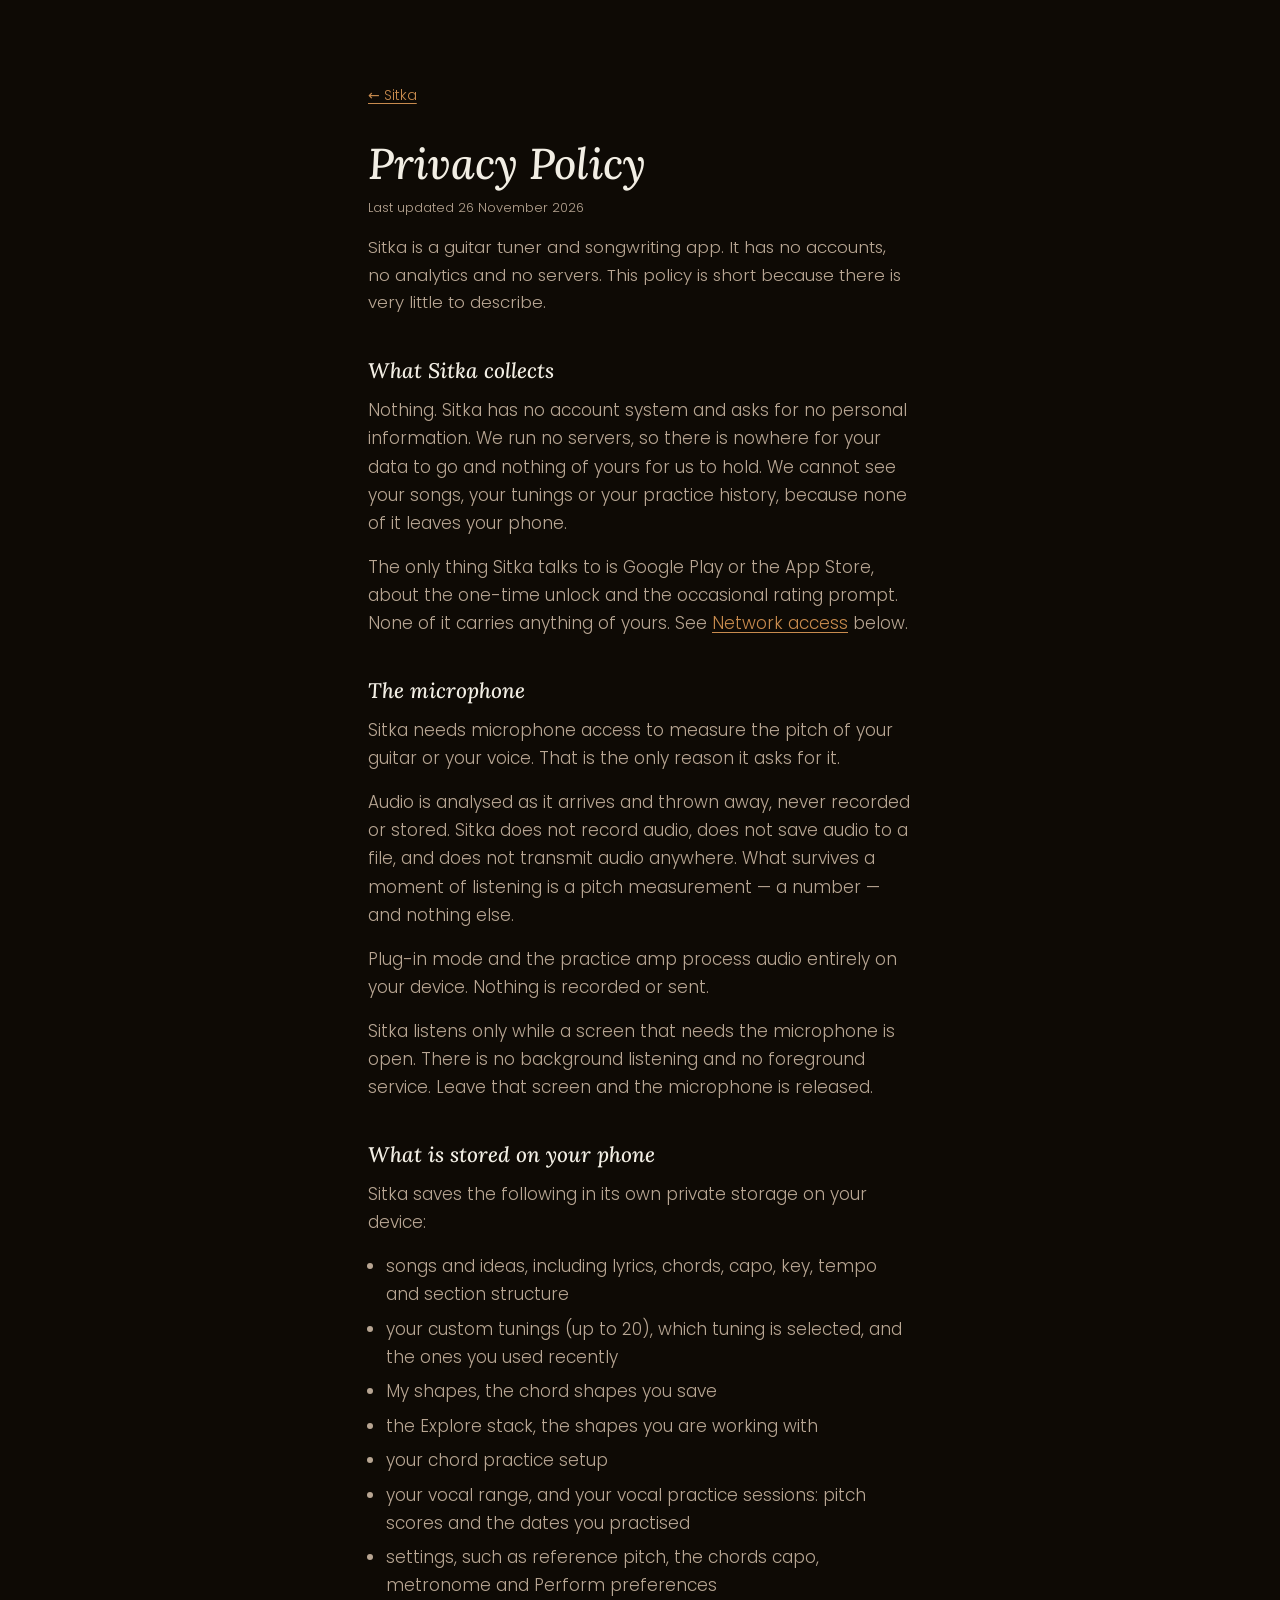
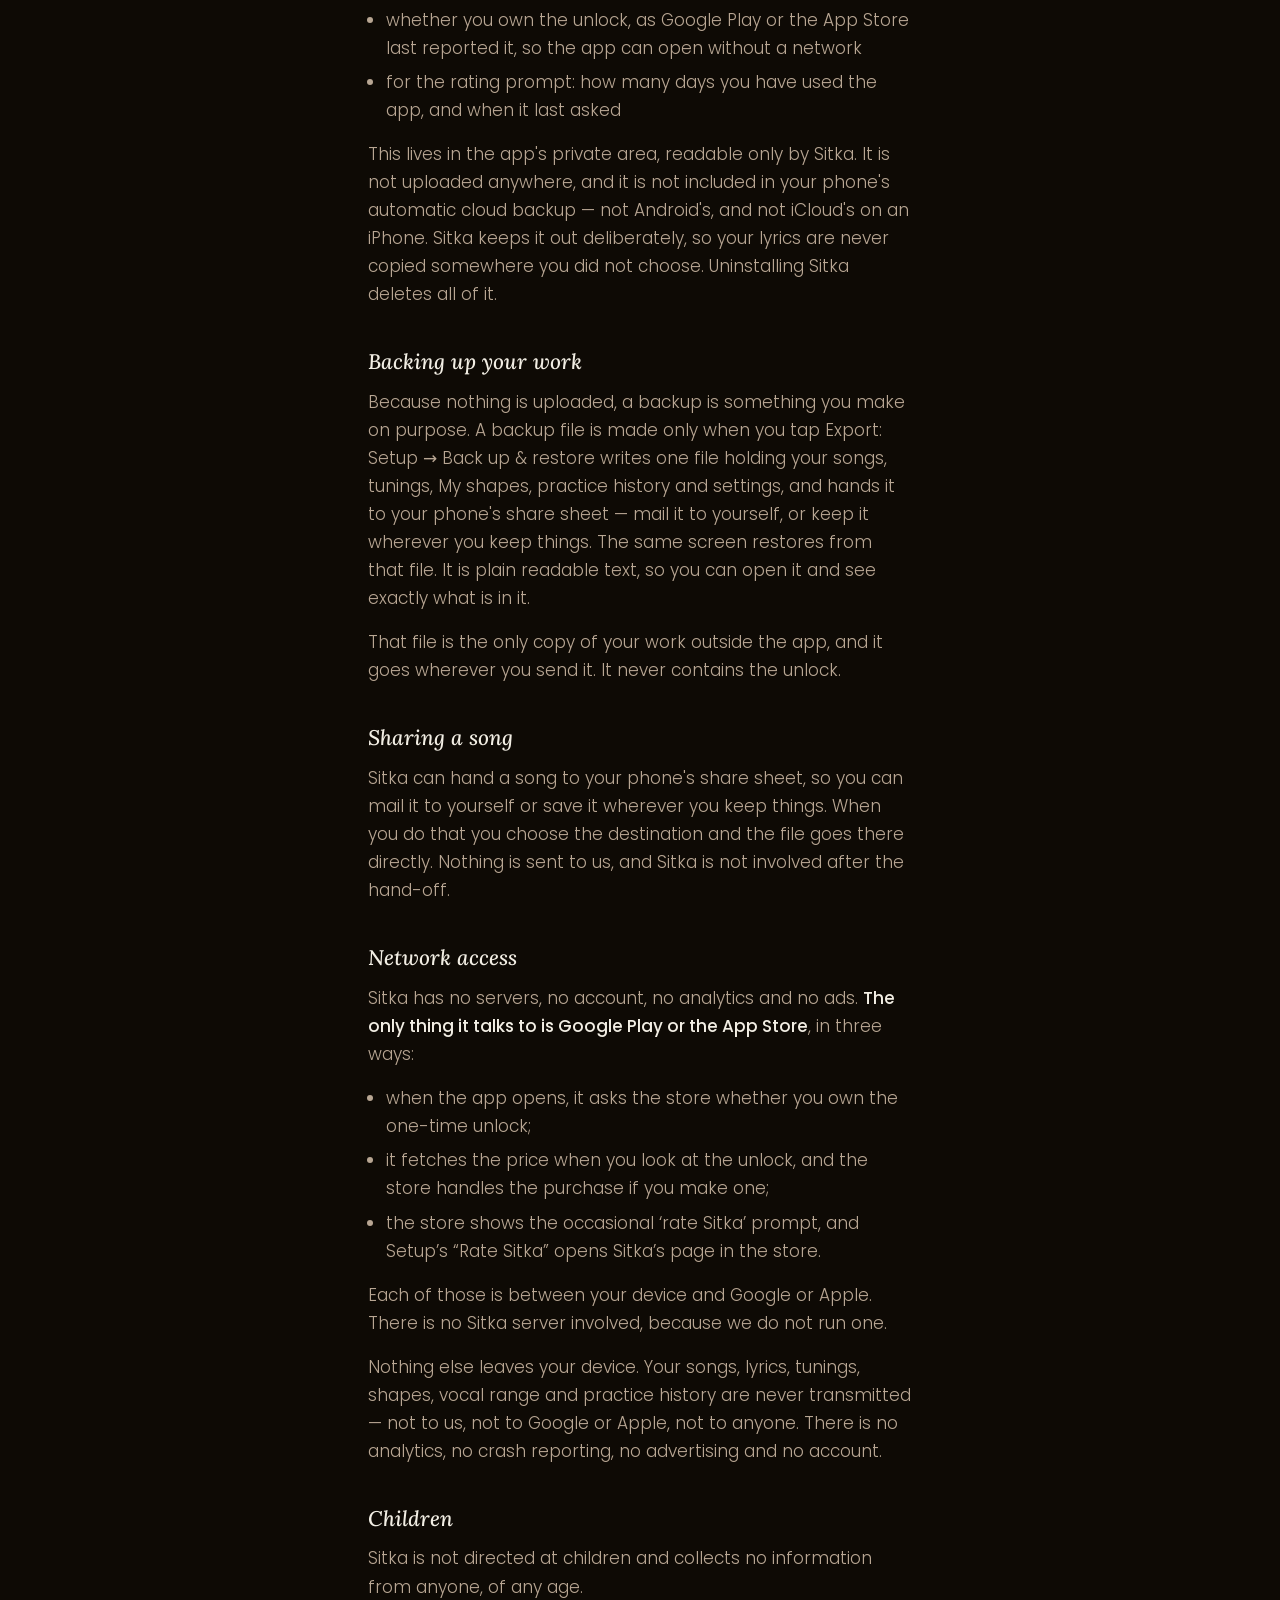
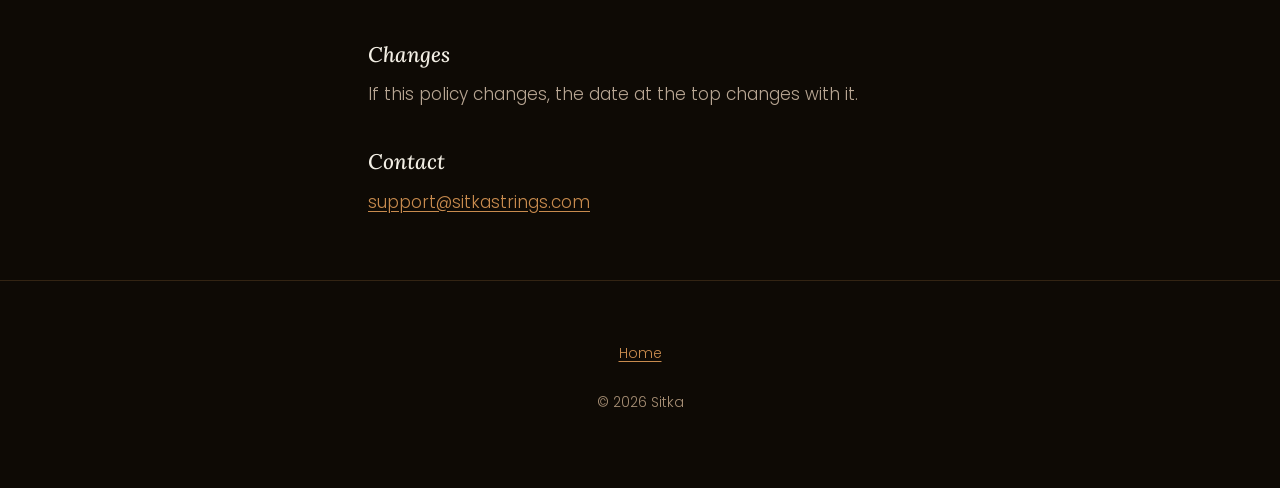
<file: privacy/index.html>
<!doctype html>
<html lang="en">
<head>
<meta charset="utf-8">
<meta name="viewport" content="width=device-width, initial-scale=1">
<title>Privacy Policy — Sitka</title>
<meta name="description" content="Sitka's privacy policy. No accounts, no analytics, no servers of ours. Your songs and tunings never leave your phone.">
<link rel="icon" href="/assets/favicon-32.png" sizes="32x32">
<link rel="icon" href="/assets/favicon.png" sizes="48x48">
<link rel="apple-touch-icon" href="/assets/apple-touch-icon.png">
<meta name="robots" content="index, follow">
<link rel="preconnect" href="https://fonts.googleapis.com">
<link rel="preconnect" href="https://fonts.gstatic.com" crossorigin>
<link rel="stylesheet" href="https://fonts.googleapis.com/css2?family=Lora:ital,wght@0,500;1,400;1,500&family=Poppins:wght@300;400;500&display=swap">
<link rel="stylesheet" href="/assets/site.css">
<style>
  .doc { padding: clamp(3rem, 9vw, 5rem) 0 clamp(2rem, 6vw, 3rem); }
  .doc h1 {
    font-family: 'Lora', Georgia, serif; font-style: italic; font-weight: 500;
    font-size: clamp(2rem, 6.5vw, 2.7rem); line-height: 1.15;
    margin: 0 0 .5rem; color: var(--spruce); text-wrap: balance;
  }
  .updated {
    font-family: 'Poppins', sans-serif; font-size: .8rem;
    color: var(--patina); margin: 0 0 2.5rem;
  }
  .doc h2 {
    font-family: 'Lora', Georgia, serif; font-style: italic; font-weight: 500;
    font-size: 1.32rem; line-height: 1.3;
    margin: 2.5rem 0 .75rem; color: var(--spruce); text-wrap: balance;
  }
  .doc p { margin: 0 0 1rem; color: var(--spruce-dim); }
  .doc strong { font-weight: 500; color: var(--spruce); }
  .doc ul { margin: 0 0 1rem; padding-left: 1.15rem; color: var(--spruce-dim); }
  .doc li { margin-bottom: .4rem; }
  .lede { font-size: 1.05rem; color: var(--spruce); }
  .back { display: inline-block; margin-bottom: 2rem; font-size: .875rem; }
</style>
</head>
<body>

<div class="wrap doc">
  <a class="back" href="/">&larr; Sitka</a>

  <h1>Privacy Policy</h1>
  <p class="updated">Last updated 26 November 2026</p>

  <p class="lede">
    Sitka is a guitar tuner and songwriting app. It has no accounts, no
    analytics and no servers. This policy is short because there is very
    little to describe.
  </p>

  <h2>What Sitka collects</h2>
  <p>
    Nothing. Sitka has no account system and asks for no personal
    information. We run no servers, so there is nowhere for your data to
    go and nothing of yours for us to hold. We cannot see your songs,
    your tunings or your practice history, because none of it leaves your
    phone.
  </p>
  <p>
    The only thing Sitka talks to is Google Play or the App Store, about the one-time
    unlock and the occasional rating prompt. None of it carries anything
    of yours. See <a href="#network">Network access</a> below.
  </p>

  <h2>The microphone</h2>
  <p>
    Sitka needs microphone access to measure the pitch of your guitar or
    your voice. That is the only reason it asks for it.
  </p>
  <p>
    Audio is analysed as it arrives and thrown away, never recorded or
    stored. Sitka does
    not record audio, does not save audio to a file, and does not
    transmit audio anywhere. What survives a moment of listening is a
    pitch measurement — a number — and nothing else.
  </p>
  <p>
    Plug-in mode and the practice amp process audio entirely on your device.
    Nothing is recorded or sent.
  </p>
  <p>
    Sitka listens only while a screen that needs the microphone is open.
    There is no background listening and no foreground service. Leave that
    screen and the microphone is released.
  </p>

  <h2>What is stored on your phone</h2>
  <p>Sitka saves the following in its own private storage on your device:</p>
  <ul>
    <li>songs and ideas, including lyrics, chords, capo, key, tempo and section structure</li>
    <li>your custom tunings (up to 20), which tuning is selected, and the ones you used recently</li>
    <li>My shapes, the chord shapes you save</li>
    <li>the Explore stack, the shapes you are working with</li>
    <li>your chord practice setup</li>
    <li>your vocal range, and your vocal practice sessions: pitch scores and the dates you practised</li>
    <li>settings, such as reference pitch, the chords capo, metronome and Perform preferences</li>
    <li>whether you own the unlock, as Google Play or the App Store last reported it, so the app can open without a network</li>
    <li>for the rating prompt: how many days you have used the app, and when it last asked</li>
  </ul>
  <p>
    This lives in the app's private area, readable only by Sitka. It is
    not uploaded anywhere, and it is not included in your phone's
    automatic cloud backup — not Android's, and not iCloud's on an iPhone.
    Sitka keeps it out deliberately, so your lyrics are never copied
    somewhere you did not choose. Uninstalling
    Sitka deletes all of it.
  </p>

  <h2>Backing up your work</h2>
  <p>
    Because nothing is uploaded, a backup is something you make on
    purpose. A backup file is made only when you tap Export: Setup
    &rarr; Back up &amp; restore writes one file holding your songs,
    tunings, My shapes, practice history and settings, and hands it to your phone's
    share sheet — mail it to yourself, or keep it wherever you keep
    things. The same screen restores from that file. It is plain readable
    text, so you can open it and see exactly what is in it.
  </p>
  <p>
    That file is the only copy of your work outside the app, and it goes
    wherever you send it. It never contains the unlock.
  </p>

  <h2>Sharing a song</h2>
  <p>
    Sitka can hand a song to your phone's share sheet, so you can mail it to
    yourself or save it wherever you keep things. When you do that you
    choose the destination and the file goes there directly. Nothing is
    sent to us, and Sitka is not involved after the hand-off.
  </p>

  <h2 id="network">Network access</h2>
  <p>
    Sitka has no servers, no account, no analytics and no ads.
    <strong>The only thing it talks to is Google Play or the App Store</strong>, in three
    ways:
  </p>
  <ul>
    <li>when the app opens, it asks the store whether you own the one-time
      unlock;</li>
    <li>it fetches the price when you look at the unlock, and the store handles
      the purchase if you make one;</li>
    <li>the store shows the occasional &lsquo;rate Sitka&rsquo; prompt, and
      Setup&rsquo;s &ldquo;Rate Sitka&rdquo; opens Sitka&rsquo;s page in the store.</li>
  </ul>
  <p>
    Each of those is between your device and Google or Apple. There is no Sitka
    server involved, because we do not run one.
  </p>
  <p>
    Nothing else leaves your device. Your songs, lyrics, tunings, shapes,
    vocal range and practice history are never transmitted &mdash; not to us,
    not to Google or Apple, not to anyone. There is no analytics, no crash
    reporting, no advertising and no account.
  </p>

  <h2>Children</h2>
  <p>
    Sitka is not directed at children and collects no information from
    anyone, of any age.
  </p>

  <h2>Changes</h2>
  <p>If this policy changes, the date at the top changes with it.</p>

  <h2>Contact</h2>
  <p>
    <a href="mailto:support@sitkastrings.com">support@sitkastrings.com</a>
  </p>
</div>

<footer>
  <div class="wrap">
    <nav>
      <a href="/">Home</a>
    </nav>
    <p>&copy; 2026 Sitka</p>
  </div>
</footer>

</body>
</html>
</file>
<file: assets/site.css>
/*
 * site.css — everything the pages share.
 *
 * The app's own palette, from src/theme.ts in the Sitka repo: a warm
 * near-black ground, copper for the frame and the one main action, cream
 * ink for reading, patina for what is at rest. The deep green appears only
 * where the app icon does, so the icon sits on the page as it sits on a
 * phone. Every text pair is AA or better: `node tools/contrast.mjs`
 * measures them all and fails on one that is not.
 */

:root {
  /* ground — COLOR.ground / groundLift / surface / groundRaise */
  --ground:      #0E0A05;
  --lift:        #140F07;
  --surface:     #19110A;
  --raise:       #1E160D;

  /* type — COLOR.ink / inkDim / inkFaint */
  --ink:         #F2EEE4;
  --ink-dim:     #B8A693;
  --ink-faint:   #A68E74;

  /* copper — COLOR.bezelLit / bezelMid / bezel / bezelHair / bezelHairLit */
  --copper:      #C88B4E;
  --copper-mid:  #A66E3E;
  --bezel:       #8A5A32;
  --hair:        rgba(200, 139, 78, .20);
  --hair-lit:    rgba(200, 139, 78, .45);
  --selected:    rgba(200, 139, 78, .16);   /* LINE.selectedFill */

  /* at rest and lit — COLOR.patina / live / dusty */
  --patina:      #879689;
  --live:        #C8D2B4;
  --dusty:       #8295A8;

  /* the app icon's green (adaptive icon background) — the icon only */
  --icon-green:  #0D3D32;

  /* RADIUS.control and RADIUS.card */
  --r-control:   4px;
  --r-card:      8px;

  --measure:     34rem;

  /* the names the privacy policy and 404 page were written against */
  --spruce:      var(--ink);
  --spruce-dim:  var(--ink-dim);
  --copper-lit:  var(--copper);
  --green-deep:  var(--ground);
}

* { box-sizing: border-box; }

html { scroll-behavior: smooth; }
@media (prefers-reduced-motion: reduce) {
  html { scroll-behavior: auto; }
  * { animation: none !important; transition: none !important; }
}

body {
  margin: 0;
  background: var(--ground);
  color: var(--ink);
  font-family: 'Poppins', ui-sans-serif, system-ui, sans-serif;
  font-weight: 300;
  font-size: 17px;
  line-height: 1.65;
  -webkit-font-smoothing: antialiased;
}

a { color: var(--copper); text-underline-offset: 3px; }
a:hover { color: var(--ink); }
a:focus-visible, button:focus-visible, summary:focus-visible {
  outline: 2px solid var(--copper); outline-offset: 3px; border-radius: var(--r-control);
}

.wrap { max-width: var(--measure); margin: 0 auto; padding: 0 16px; }

/* a section label: small caps, tracked, warm — SMALL_LABEL / TRACKING.eyebrow */
.eyebrow {
  font-family: 'Poppins', sans-serif; font-weight: 400;
  font-size: .72rem; letter-spacing: .22em; text-transform: uppercase;
  color: var(--ink-faint); margin: 0 0 .6rem;
}

/* ---------------- buttons and chips: squared, as the app's ---------------- */
/* uiRules.ts variantStyle: 'primary' is a copper fill with ground text */
.cta {
  display: inline-flex; align-items: center; justify-content: center; gap: .6rem;
  min-height: 48px;
  font-family: 'Poppins', sans-serif; font-weight: 400;
  font-size: .8rem; letter-spacing: .16em; text-transform: uppercase;
  color: var(--ground); background: var(--copper);
  border: 1px solid var(--copper); border-radius: var(--r-control);
  padding: .8rem 1.5rem; text-decoration: none;
  transition: background .18s ease, border-color .18s ease;
}
.cta:hover { background: var(--ink); border-color: var(--ink); color: var(--ground); }
/* 'primaryOutline' */
.cta.outline { background: transparent; color: var(--copper); }
.cta.outline:hover { background: var(--selected); color: var(--ink); }

.chip {
  display: inline-block;
  font-family: 'Poppins', sans-serif; font-size: .72rem; font-weight: 400;
  letter-spacing: .12em; text-transform: uppercase;
  color: var(--ink-dim);
  border: 1px solid var(--hair-lit); border-radius: var(--r-control);
  padding: .3rem .65rem;
}

footer {
  border-top: 1px solid var(--hair);
  padding: clamp(2.5rem, 7vw, 3.5rem) 0 clamp(3rem, 8vw, 4rem);
  text-align: center;
}
footer p { margin: 0 0 .6rem; color: var(--ink-faint); font-size: .875rem; }
footer nav { margin-bottom: 1.25rem; display: flex; justify-content: center; flex-wrap: wrap; gap: .25rem 1.2rem; }
footer nav a { font-size: .875rem; display: inline-block; padding: .35rem 0; }

/* ------------------------------------------------------------------ */
/* The mark as a motif                                                 */
/* ------------------------------------------------------------------ */

/* a divider: the mark flanked by copper hairlines */
.divider {
  display: flex; align-items: center; gap: 1.1rem;
  margin: 0; padding: 0; border: 0;
}
.divider::before, .divider::after {
  content: ""; flex: 1; height: 1px; background: var(--hair);
}
.divider span {
  width: 22px; height: 22px; flex: none;
  background: url("/assets/mark.png") center / contain no-repeat;
  opacity: .6;
}

/* list bullets carrying the mark instead of a disc */
.mark-list { list-style: none; margin: 0; padding: 0; }
.mark-list li {
  position: relative; padding-left: 1.9rem; margin-bottom: .6rem;
  color: var(--ink-dim);
}
.mark-list li:last-child { margin-bottom: 0; }
.mark-list li::before {
  content: ""; position: absolute; left: 0; top: .38em;
  width: 15px; height: 15px;
  background: url("/assets/mark.png") center / contain no-repeat;
  opacity: .8;
}

/* the app icon: the one place the green appears */
.app-icon {
  display: block; border-radius: 22%;
  background: var(--icon-green);
  box-shadow: 0 0 0 1px rgba(200, 139, 78, .25);
}
</file>
